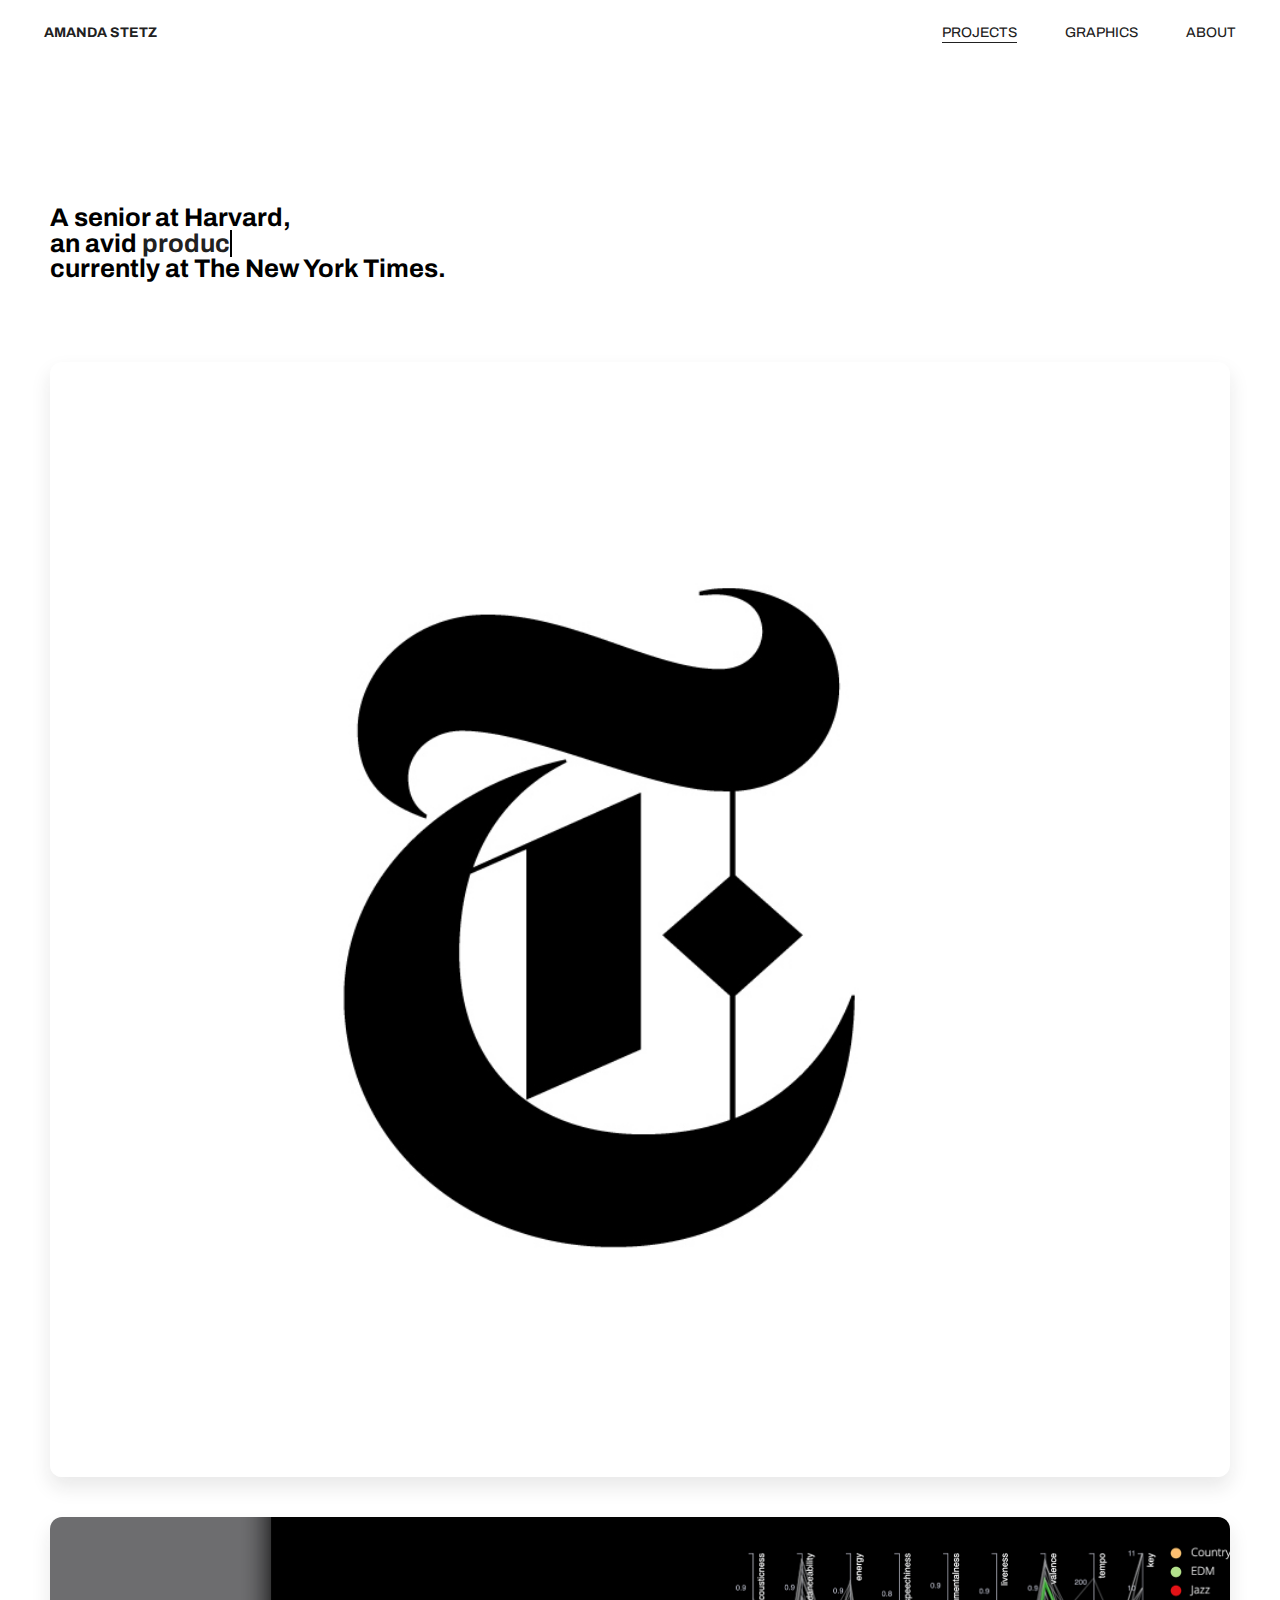
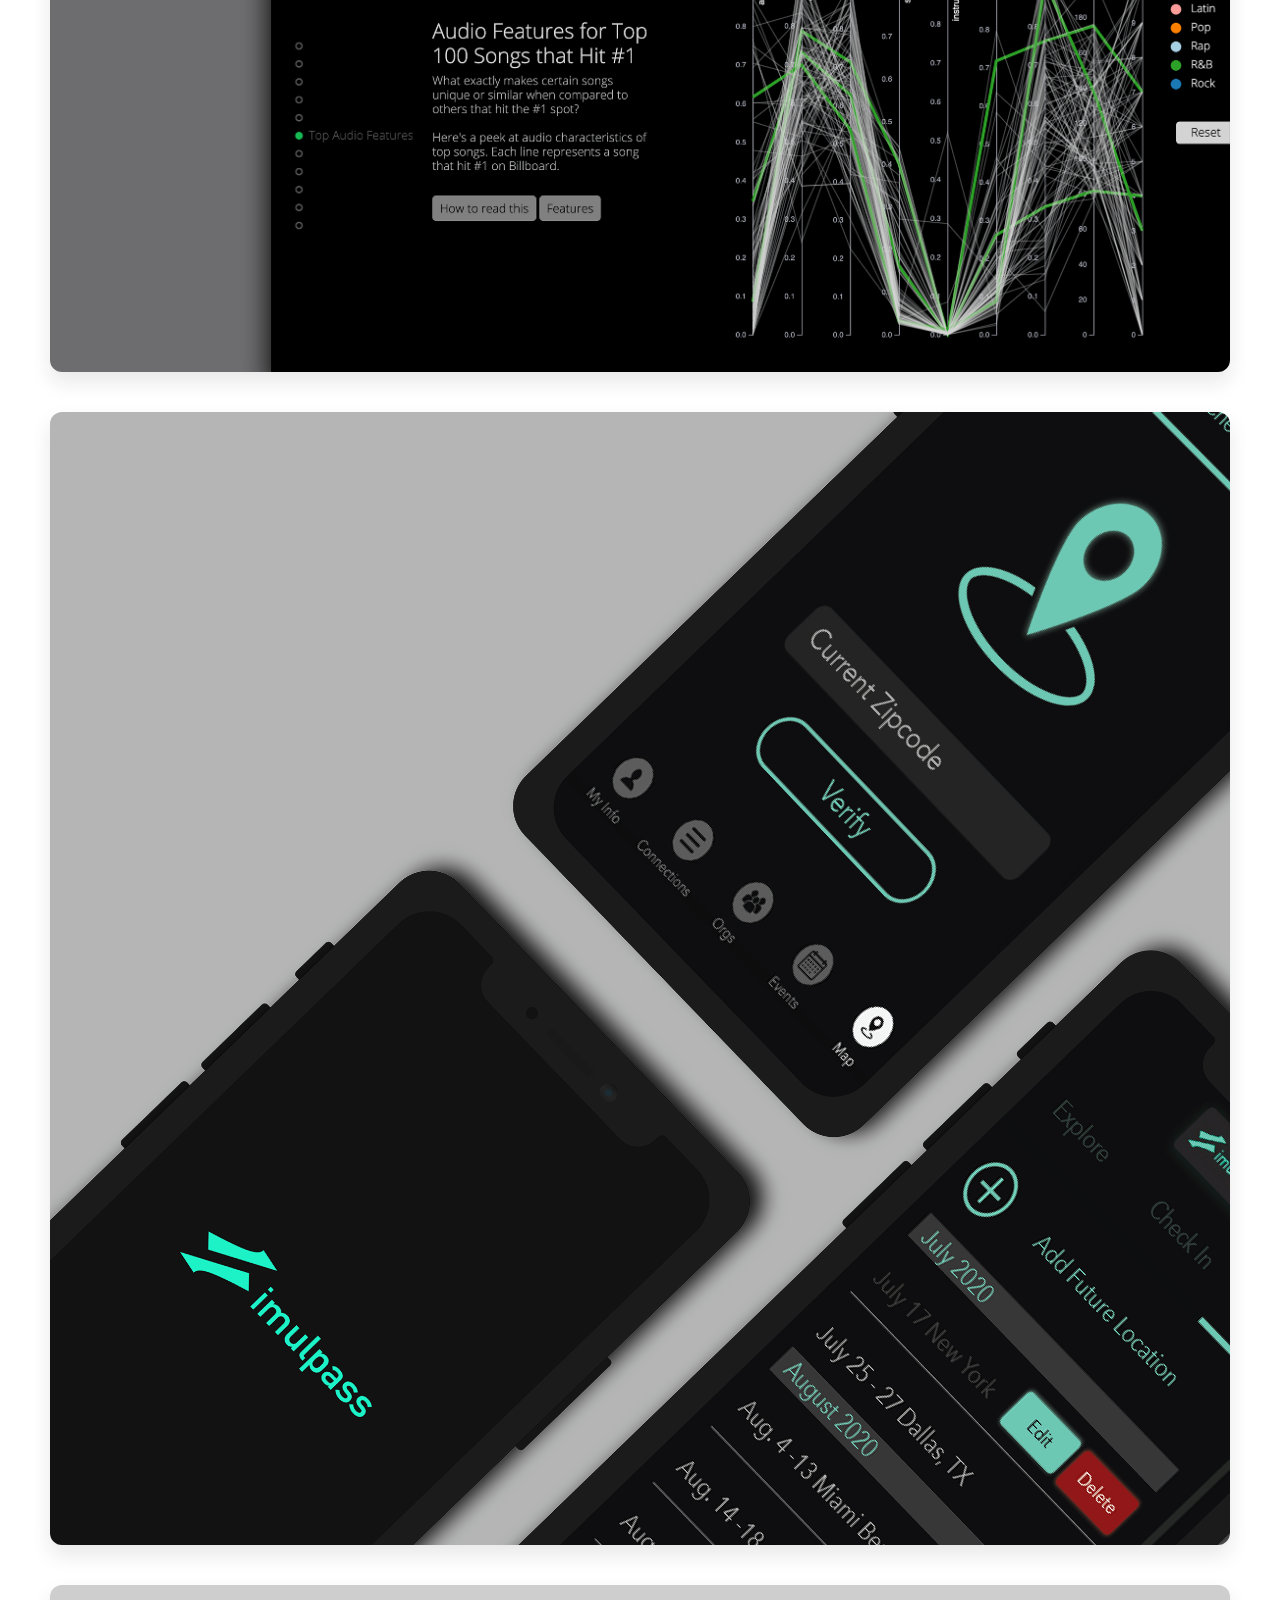
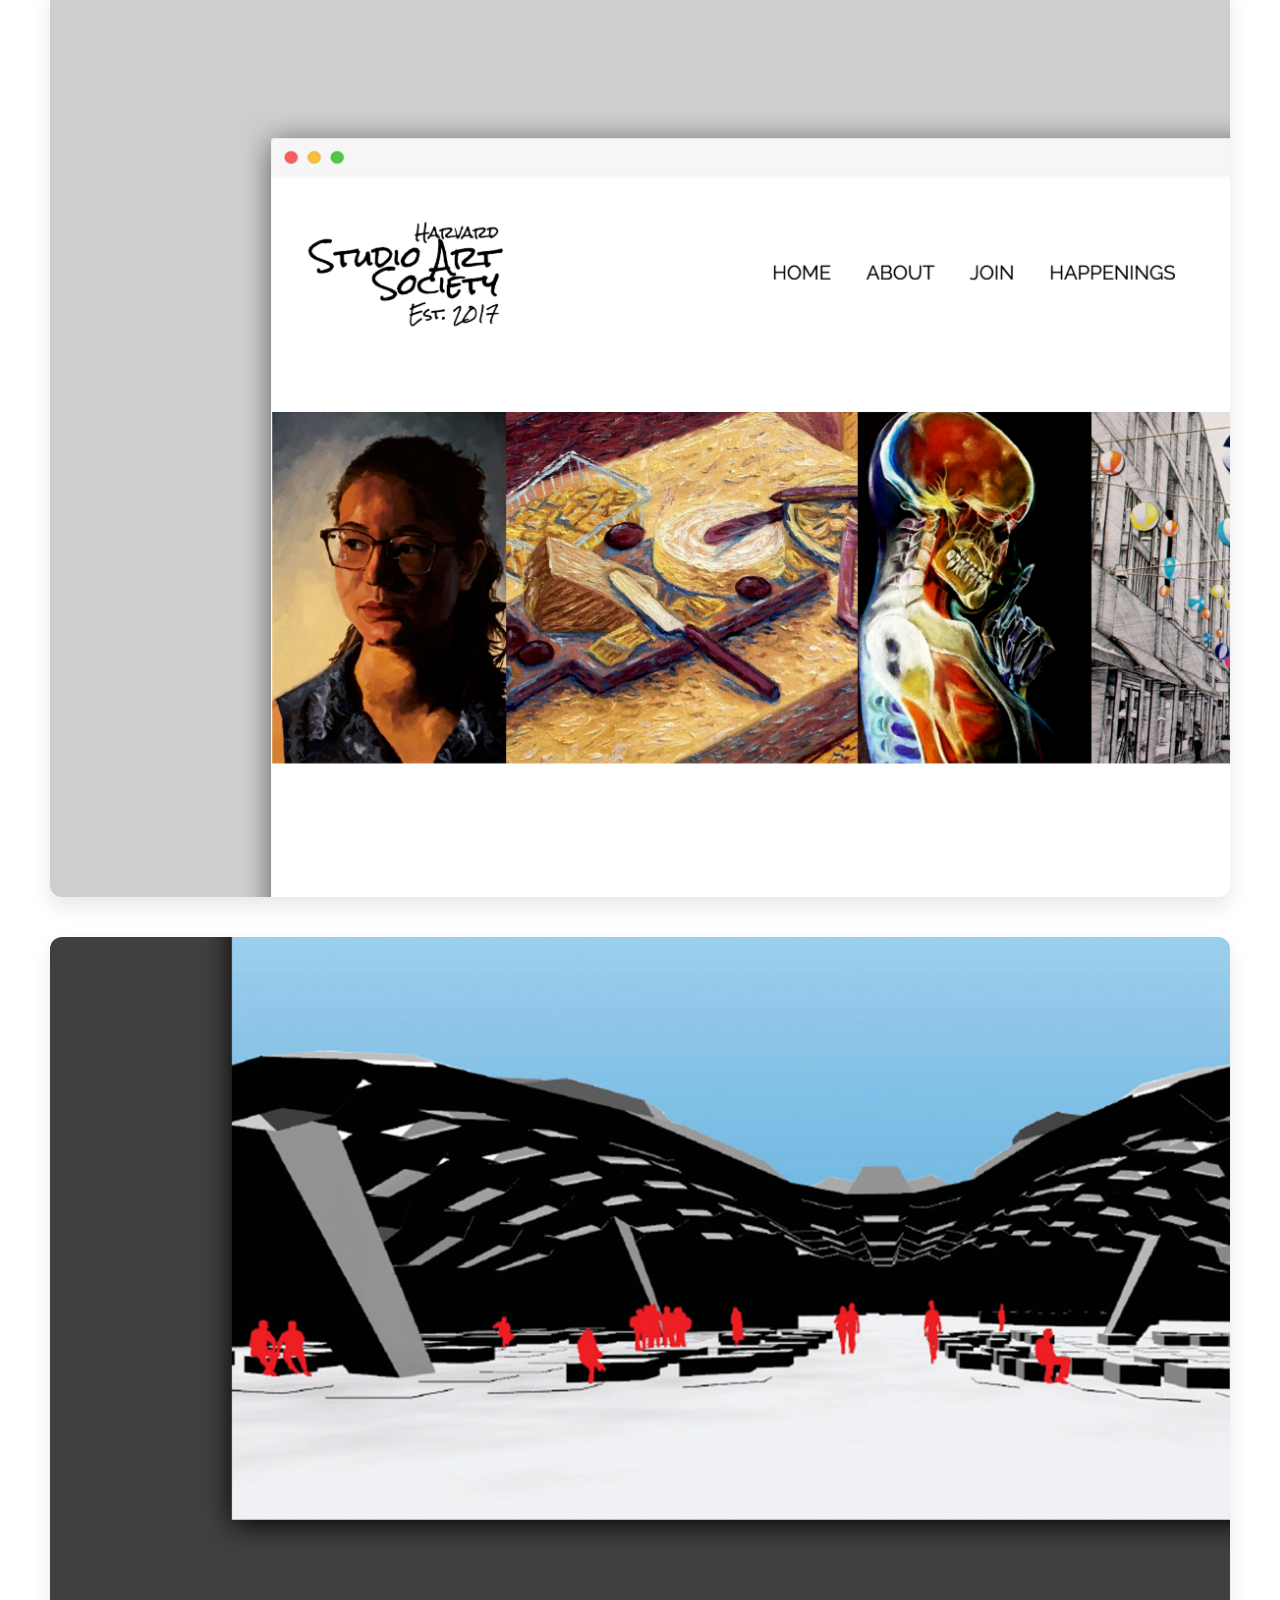
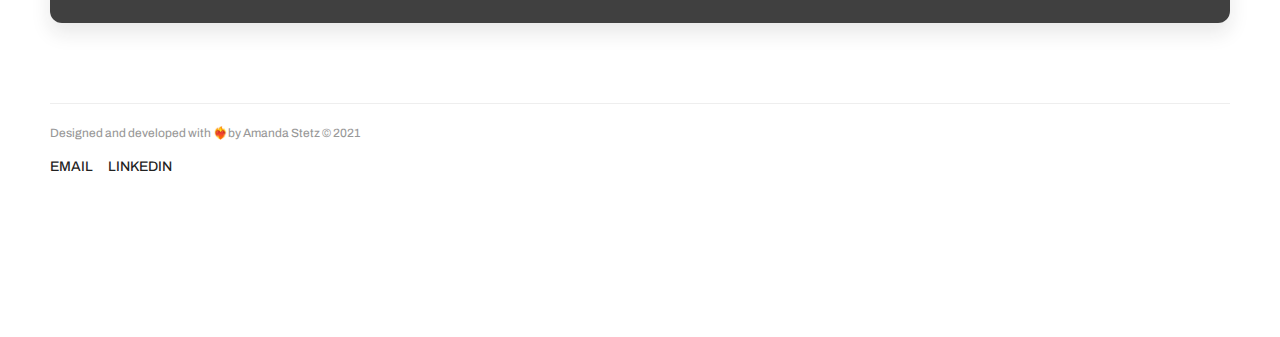
<file: index.html>
<!DOCTYPE html>
<html lang="en">
<meta charset="UTF-8">
<meta name="viewport" content="width=device-width, initial-scale=1, shrink-to-fit=no">
<link rel="stylesheet" href="https://www.w3schools.com/w3css/4/w3.css">
<link rel="stylesheet" href="https://cdnjs.cloudflare.com/ajax/libs/font-awesome/4.7.0/css/font-awesome.min.css">
<link href="https://cdn.jsdelivr.net/npm/bootstrap@5.0.0-beta1/dist/css/bootstrap.min.css" rel="stylesheet" integrity="sha384-giJF6kkoqNQ00vy+HMDP7azOuL0xtbfIcaT9wjKHr8RbDVddVHyTfAAsrekwKmP1" crossorigin="anonymous">
<link rel="preconnect" href="https://fonts.gstatic.com">
<link href="https://fonts.googleapis.com/css2?family=Montserrat&display=swap" rel="stylesheet">
<link href="https://fonts.googleapis.com/css2?family=Roboto:wght@500&display=swap" rel="stylesheet">
<link href="https://fonts.googleapis.com/css2?family=Archivo:wdth,wght@115,440;115,700&display=swap" rel="stylesheet">
<link rel="stylesheet" href="style.css">
<script src="https://ajax.googleapis.com/ajax/libs/jquery/3.5.1/jquery.min.js"></script>

<head>
    <link rel="icon" href="img/webLogo.png">
    <title>Amanda Stetz</title>
</head>
<body>

<!-- Navbar -->
<div id="topBar"  class="row justify-content-center fixed-top">
    <div class="col-xs-12 col-sm-12 col-md-12 col-lg-10 col-xl-10">

            <div class="w3-bar w3-large">
                <a class="hype w3-bar-item w3-hide-medium w3-hide-large w3-right w3-padding-large w3-large"
                   href="javascript:void(0);" onclick="myFunction()" title="Toggle Navigation Menu"><i class="fa fa-bars"></i></a>
                <a href="#" id="name" class="name w3-bar-item w3-padding-large">AMANDA STETZ</a>
                <div class="topnav-right">
                    <a href="#examples" class="picked w3-bar-item w3-hide-small w3-padding-large">PROJECTS</a>
                    <a href="art.html" class="hype w3-bar-item w3-hide-small w3-padding-large">GRAPHICS</a>
                    <a href="about.html" class="hype  w3-bar-item w3-hide-small w3-padding-large">ABOUT</a>
                </div>
            </div>

            <!-- Navbar on small screens -->
            <div id="navDemo" class="w3-bar-block w3-hide w3-hide-large w3-hide-medium w3-large">
                <a href="#examples" class="picked  w3-bar-item w3-padding-large">PROJECTS</a>
                <a href="art.html" class="hype w3-bar-item w3-padding-large">GRAPHICS</a>
                <a href="about.html" class="hype w3-bar-item w3-padding-large">ABOUT</a>
            </div>

    </div>
</div>






<div class="bulk">

    <!-- Header -->
    <header class="row justify-content-center spacertopxl spacerxl">
            <div class="col-xs-12 col-sm-12 col-md-12 col-lg-10 col-xl-10">
                <p class="title">A senior at Harvard,
                    <br>
                    an avid <span class="typewrite" data-period="2000" data-type='[ "product designer,", "front-end developer,", "tea drinker &#9749;," ]'><span class="wrap"></span></span>
                    <br>
                    currently at The New York Times.
                </p>
            </div>
    </header>

<div id="examples" class="row justify-content-center align-center">

    <div class="col-xs-12 col-sm-12 col-md-3 col-lg-3 col-xl-3">
        <a href="nyt-protected.html">
            <div class="box">
                <img src="img/nyt.jpeg" alt="image" width="94.5%" height="94.5%" style="border-radius: 12px">
                <div class="bottom">
                    <h6 class="top">INTERNSHIP<span class="rtop">SUMMER 2021</span></h6>
                    <div class="description">
                        <h3 class="midtitle">The New York Times</h3>
                    </div>
                </div>
            </div>
        </a>
    </div>

    <div class="col-xs-12 col-sm-12 col-md-7 col-lg-7 col-xl-7">
        <a href="musicProject.html">
        <div class="box">
            <img src="img/artboardvis.png" alt="image" width="100%" height="100%" style="border-radius: 12px">
            <div class="bottom">
                <h6 class="top">COURSE PROJECT <span class="rtop">FALL 2020</span></h6>
                <div class="description">
                    <p class="midtitle">What Makes A Song Popular?</p>
<!--                    <h6 class="mid">A data story for analyzing and visualizing trends in popular music.</h6>-->
                </div>
            </div>
        </div>
           </a>
    </div>

    <div class="col-xs-12 col-sm-12 col-md-6 col-lg-6 col-xl-6">
        <a href="internProject.html">
        <div class="box">
            <img src="img/artboardtech.png" alt="image" width="100%" height="100%" style="border-radius: 12px">
            <div class="bottom">
                <h6 class="top">INTERNSHIP<span class="rtop">SUMMER 2020</span></h6>
                <div class="description">
                    <h3 class="midtitle">Reimagining Privacy</h3>
<!--                    <h6 class="mid">UI design for an app made to change how we share data.</h6>-->
                </div>
            </div>
        </div>
        </a>
    </div>

    <div class="col-xs-12 col-sm-12 col-md-4 col-lg-4 col-xl-4">

        <div class="row">
            <a href="webProject.html">
                <div class="box">
                    <img src="img/artboardweb.png" alt="image" width="100%" height="100%" style="border-radius: 12px;">
                    <div class="bottom">
                        <h6 class="top">PERSONAL PROJECT<span class="rtop">FALL 2020</span></h6>
                        <div class="description">
                            <h3 class="midtitle">Artful Web Development</h3>
<!--                            <h6 class="mid">A website redesign for Harvard's Studio Art Society.</h6>-->
                        </div>
                    </div>
                </div>
            </a>
        </div>

        <div class="row">
            <a href="archProject.html">
                <div class="box">
                    <img src="img/artboardarch.png" alt="image" width="100%" height="100%" style="border-radius: 12px">
                    <div class="bottom">
                        <h6 class="top">COURSE PROJECT<span class="rtop">SPRING 2020</span></h6>
                        <div class="description">
                            <h3 class="midtitle">A Campus Intervention</h3>
<!--                            <h6 class="mid">An architectural intervention for creating interaction.</h6>-->
                        </div>
                    </div>
                </div>
            </a>
        </div>


    </div>


</div>

    <!-- Footer -->
    <footer class="spacertop spacer">

        <div class="row spacerfooter spacertopmed justify-content-center">
            <div class="col-xs-12 col-sm-12 col-md-12 col-lg-10 col-xl-10">
                <hr>
                <div class="row">
                    <div class="col-6">
                        <p style="font-size: 12px; color: #989898;"> Designed and developed with &#x2764;&#xfe0f;&#x200d;&#x1f525;by Amanda Stetz &copy; 2021</p>
                    </div>

                    <div class="col-6">
                        <p class="float-end">
                            <a href="mailto:amandastetz@college.harvard.edu" style="color: #212121; text-decoration: none;"> EMAIL</a> &nbsp &nbsp
                            <a href="https://www.linkedin.com/in/amandastetz" target="_window" style="color: #212121; text-decoration: none;">LINKEDIN</a>
                        </p>
                    </div>

                </div>
            </div>
        </div>
    </footer>


</div>




<script>
    // Used to toggle the menu on small screens when clicking on the menu button
    function myFunction() {
        var x = document.getElementById("navDemo");
        if (x.className.indexOf("w3-show") == -1) {
            x.className += " w3-show";
        } else {
            x.className = x.className.replace(" w3-show", "");
        }
    }

    $(document).ready(function(){
        var scroll_pos = 0;
        $(document).scroll(function() {
            scroll_pos = $(this).scrollTop();
            if(scroll_pos > 70) {
                $('#name')
                    .css('background-image', 'linear-gradient(to right, #af680e, #d7a633, #deb915)')
                    .css('-webkit-text-fill-color', 'transparent')
                    .css('-webkit-background-clip', 'text');
                $('#topBar').css('background-color', 'rgba(255,255,255,0.97)');
                $('#navDemo').css('background-color', 'rgba(255,255,255,0.97)');
            } else {
                $('#name')
                    .css('background-image', 'linear-gradient(to right, #212121, #212121)')
                    .css('-webkit-text-fill-color', 'transparent')
                    .css('-webkit-background-clip', 'text');
                $('#topBar').css('background-color', 'rgb(255,255,255)');
                $('#navDemo').css('background-color', 'rgb(255,255,255)');
            }
        });
    });



    var TxtType = function(el, toRotate, period) {
        this.toRotate = toRotate;
        this.el = el;
        this.loopNum = 0;
        this.period = parseInt(period, 10) || 2000;
        this.txt = '';
        this.tick();
        this.isDeleting = false;
    };

    TxtType.prototype.tick = function() {
        var i = this.loopNum % this.toRotate.length;
        var fullTxt = this.toRotate[i];

        if (this.isDeleting) {
            this.txt = fullTxt.substring(0, this.txt.length - 1);
        } else {
            this.txt = fullTxt.substring(0, this.txt.length + 1);
        }

        this.el.innerHTML = '<span class="wrap">'+this.txt+'</span>';

        var that = this;
        var delta = 200 - Math.random() * 100;

        if (this.isDeleting) { delta /= 2; }

        if (!this.isDeleting && this.txt === fullTxt) {
            delta = this.period;
            this.isDeleting = true;
        } else if (this.isDeleting && this.txt === '') {
            this.isDeleting = false;
            this.loopNum++;
            delta = 500;
        }

        setTimeout(function() {
            that.tick();
        }, delta);
    };

    window.onload = function() {
        var elements = document.getElementsByClassName('typewrite');
        for (var i=0; i<elements.length; i++) {
            var toRotate = elements[i].getAttribute('data-type');
            var period = elements[i].getAttribute('data-period');
            if (toRotate) {
                new TxtType(elements[i], JSON.parse(toRotate), period);
            }
        }
        // INJECT CSS
        var css = document.createElement("style");
        // css.type = "text/css";
        css.innerHTML = ".typewrite > .wrap { border-right: 0.08em solid black;}";
        document.body.appendChild(css);
    };

</script>

</body>
</html>
</file>
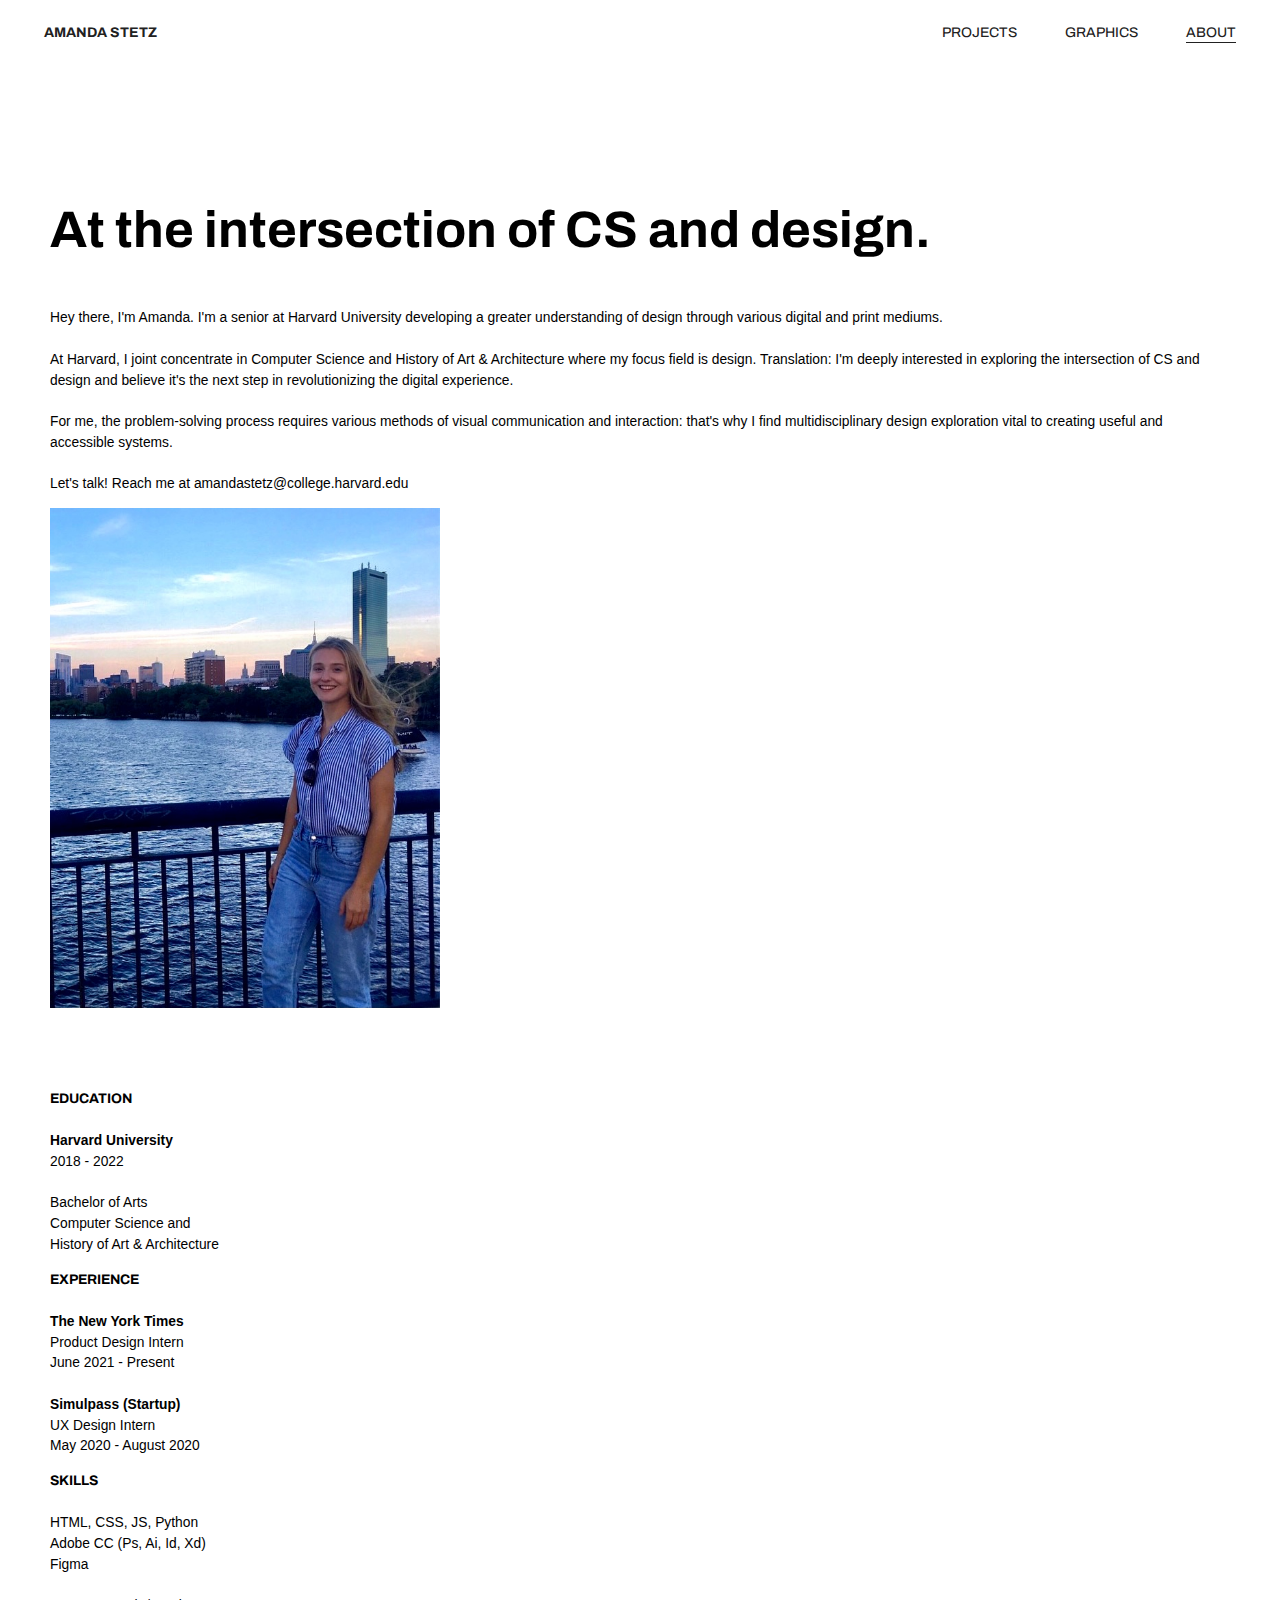
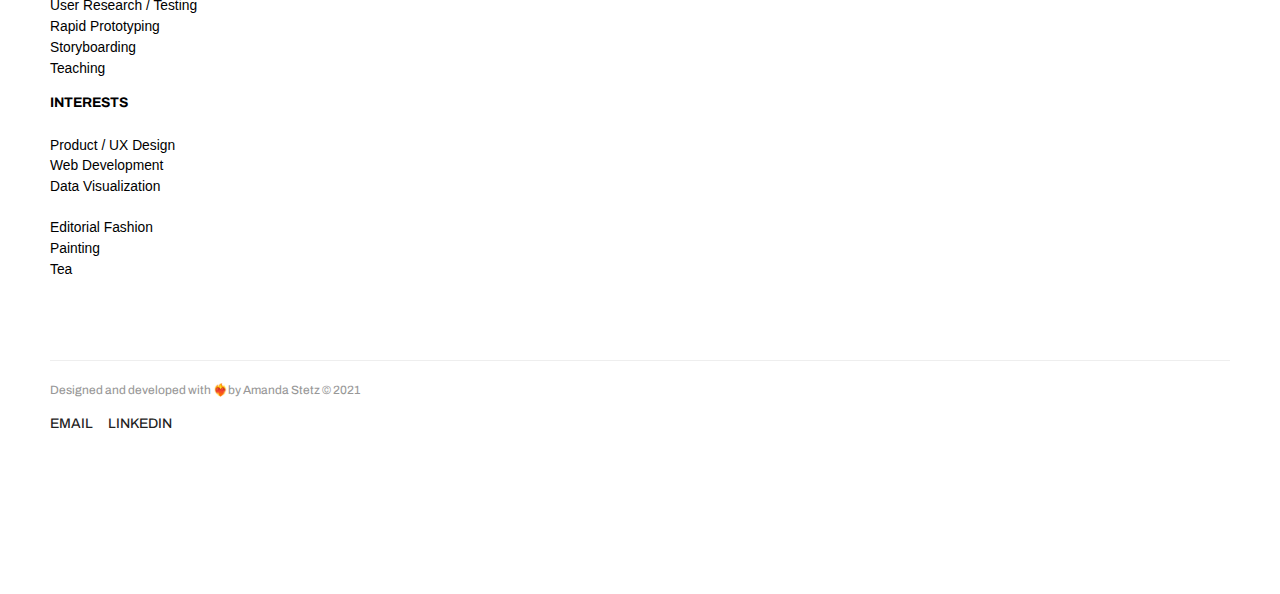
<file: about.html>
<!DOCTYPE html>
<html lang="en">
<meta charset="UTF-8">
<meta name="viewport" content="width=device-width, initial-scale=1, shrink-to-fit=no">
<link rel="stylesheet" href="https://www.w3schools.com/w3css/4/w3.css">
<link rel="stylesheet" href="https://cdnjs.cloudflare.com/ajax/libs/font-awesome/4.7.0/css/font-awesome.min.css">
<link href="https://cdn.jsdelivr.net/npm/bootstrap@5.0.0-beta1/dist/css/bootstrap.min.css" rel="stylesheet" integrity="sha384-giJF6kkoqNQ00vy+HMDP7azOuL0xtbfIcaT9wjKHr8RbDVddVHyTfAAsrekwKmP1" crossorigin="anonymous">
<link rel="preconnect" href="https://fonts.gstatic.com">
<link href="https://fonts.googleapis.com/css2?family=Montserrat&display=swap" rel="stylesheet">
<link href="https://fonts.googleapis.com/css2?family=Roboto:wght@500&display=swap" rel="stylesheet">
<link href="https://fonts.googleapis.com/css2?family=Archivo:wdth,wght@115,440;115,700&display=swap" rel="stylesheet">
<link rel="stylesheet" href="style.css">
<script src="https://ajax.googleapis.com/ajax/libs/jquery/3.5.1/jquery.min.js"></script>
<head>
    <link rel="icon" href="img/webLogo.png">
    <title>About &middot; Amanda Stetz</title>
</head>
<body>

<!-- Navbar -->
<div id="topBar"  class="row justify-content-center fixed-top">
    <div class="col-xs-12 col-sm-12 col-md-12 col-lg-10 col-xl-10">

        <div class="w3-bar w3-large">
            <a class="hype w3-bar-item w3-hide-medium w3-hide-large w3-right w3-padding-large w3-large"
               href="javascript:void(0);" onclick="myFunction()" title="Toggle Navigation Menu"><i class="fa fa-bars"></i></a>
            <a href="index.html" id="name" class="name w3-bar-item w3-padding-large">AMANDA STETZ</a>
            <div class="topnav-right">
                <a href="index.html" class="hype w3-bar-item w3-hide-small w3-padding-large">PROJECTS</a>
                <a href="art.html" class="hype w3-bar-item w3-hide-small w3-padding-large">GRAPHICS</a>
                <a href="#" class="picked  w3-bar-item w3-hide-small w3-padding-large">ABOUT</a>
            </div>
        </div>

        <!-- Navbar on small screens -->
        <div id="navDemo" class="w3-bar-block w3-hide w3-hide-large w3-hide-medium w3-large">
            <a href="index.html" class="hype  w3-bar-item w3-padding-large">PROJECTS</a>
            <a href="art.html" class="hype w3-bar-item w3-padding-large">GRAPHICS</a>
            <a href="#" class="picked w3-bar-item w3-padding-large">ABOUT</a>
        </div>

    </div>
</div>



<div class="bulk">

    <div class="row justify-content-center spacertopxl spacerxl">



        <div class="col-xs-12 col-sm-12 col-md-5 col-lg-5 col-xl-5 ">
            <p class="titlebio" >At the intersection of CS and design. </p>

            <p class="biobulk spacertopmed">
                Hey there, I'm Amanda. I'm a senior at Harvard University developing a greater understanding
                of design through various digital and print mediums.
                <br><br>
                At Harvard, I joint concentrate in Computer Science and History of Art & Architecture where
                my focus field is design. Translation: I'm deeply interested in exploring the intersection of CS and
                design and believe it's the next step in revolutionizing the digital experience.
                <br><br>
                For me, the problem-solving process requires various methods of visual communication and
                interaction: that's why I find multidisciplinary design exploration vital to creating useful and
                accessible systems.
                <br><br>
                Let's talk! Reach me at <a href="mailto:amandastetz@college.harvard.edu" style="text-decoration: none;
                color: inherit;">amandastetz@college.harvard.edu</a>
            </p>

        </div>

        <div class="col-1"></div>

        <div class="col-xs-12 col-sm-12 col-md-4 col-lg-4 col-xl-4 ">
            <img src="img/bio.jpeg" alt="image" class="profile">
        </div>

    </div>

    <div class="row justify-content-center">
        <div class="col-xs-12 col-sm-12 col-md-10 col-lg-10 col-xl-10 ">
            <div class="row justify-content-center">

                <div class="col-xs-12 col-sm-12 col-md-3 col-lg-3 col-xl-3 onspacer">
                    <p class="biobulk oncenter"><span class="biosections">EDUCATION</span>
                        <br><br>
                        <b>Harvard University</b>
                        <br>
                        2018 - 2022
                        <br><br>
                        Bachelor of Arts
                        <br>
                        Computer Science and
                        <br>
                        History of Art & Architecture
                    </p>
                </div>
                <div class="col-xs-12 col-sm-12 col-md-3 col-lg-3 col-xl-3 onspacer">
                    <p class="biobulk oncenter"><span class="biosections">EXPERIENCE</span>
                        <br><br>
                        <b>The New York Times</b>
                        <br>
                        Product Design Intern
                        <br>
                        June 2021 - Present
                        <br><br>
                        <b>Simulpass (Startup)</b>
                        <br>
                        UX Design Intern
                        <br>
                        May 2020 - August 2020
                    </p>
                </div>
                <div class="col-xs-12 col-sm-12 col-md-3 col-lg-3 col-xl-3 onspacer">
                    <p class="biobulk oncenter"><span class="biosections">SKILLS</span>
                        <br><br>
                        HTML, CSS, JS, Python
                        <br>
                        Adobe CC (Ps, Ai, Id, Xd)
                        <br>
                        Figma
                        <br><br>
                        User Research / Testing
                        <br>
                        Rapid Prototyping
                        <br>
                        Storyboarding
                        <br>
                        Teaching
                    </p>
                </div>
                <div class="col-xs-12 col-sm-12 col-md-3 col-lg-3 col-xl-3 onspacer">
                    <p class="biobulk oncenter"><span class="biosections">INTERESTS</span>
                        <br><br>
                        Product / UX Design
                        <br>
                        Web Development
                        <br>
                        Data Visualization
                        <br><br>
                        Editorial Fashion
                        <br>
                        Painting
                        <br>
                        Tea
                    </p>
                </div>
            </div>
    </div>


        <!-- Footer -->
        <footer class="spacertop spacer">

            <div class="row spacerfooter spacertopmed justify-content-center">
                <div class="col-xs-12 col-sm-12 col-md-12 col-lg-10 col-xl-10">
                    <hr>
                    <div class="row">
                        <div class="col-6">
                            <p style="font-size: 12px; color: #989898;"> Designed and developed with &#x2764;&#xfe0f;&#x200d;&#x1f525;by Amanda Stetz &copy; 2021</p>
                        </div>

                        <div class="col-6">
                            <p class="float-end">
                                <a href="mailto:amandastetz@college.harvard.edu" style="color: #212121; text-decoration: none;"> EMAIL</a> &nbsp &nbsp
                                <a href="https://www.linkedin.com/in/amandastetz" target="_window" style="color: #212121; text-decoration: none;">LINKEDIN</a>
                            </p>
                        </div>

                    </div>
                </div>
            </div>
        </footer>

</div>

<script>
    // Used to toggle the menu on small screens when clicking on the menu button
    function myFunction() {
        var x = document.getElementById("navDemo");
        if (x.className.indexOf("w3-show") == -1) {
            x.className += " w3-show";
        } else {
            x.className = x.className.replace(" w3-show", "");
        }
    }

    $(document).ready(function(){
        var scroll_pos = 0;
        $(document).scroll(function() {
            scroll_pos = $(this).scrollTop();
            if(scroll_pos > 70) {
                $('#name')
                    .css('background-image', 'linear-gradient(to right, #af680e, #d7a633, #deb915)')
                    .css('-webkit-text-fill-color', 'transparent')
                    .css('-webkit-background-clip', 'text');
                $('#topBar').css('background-color', 'rgba(255,255,255,0.97)');
                $('#navDemo').css('background-color', 'rgba(255,255,255,0.97)');
            } else {
                $('#name')
                    .css('background-image', 'linear-gradient(to right, #212121, #212121)')
                    .css('-webkit-text-fill-color', 'transparent')
                    .css('-webkit-background-clip', 'text');
                $('#topBar').css('background-color', 'rgb(255,255,255)');
                $('#navDemo').css('background-color', 'rgb(255,255,255)');
            }
        });
    });

</script>


</body>
</html>
</file>
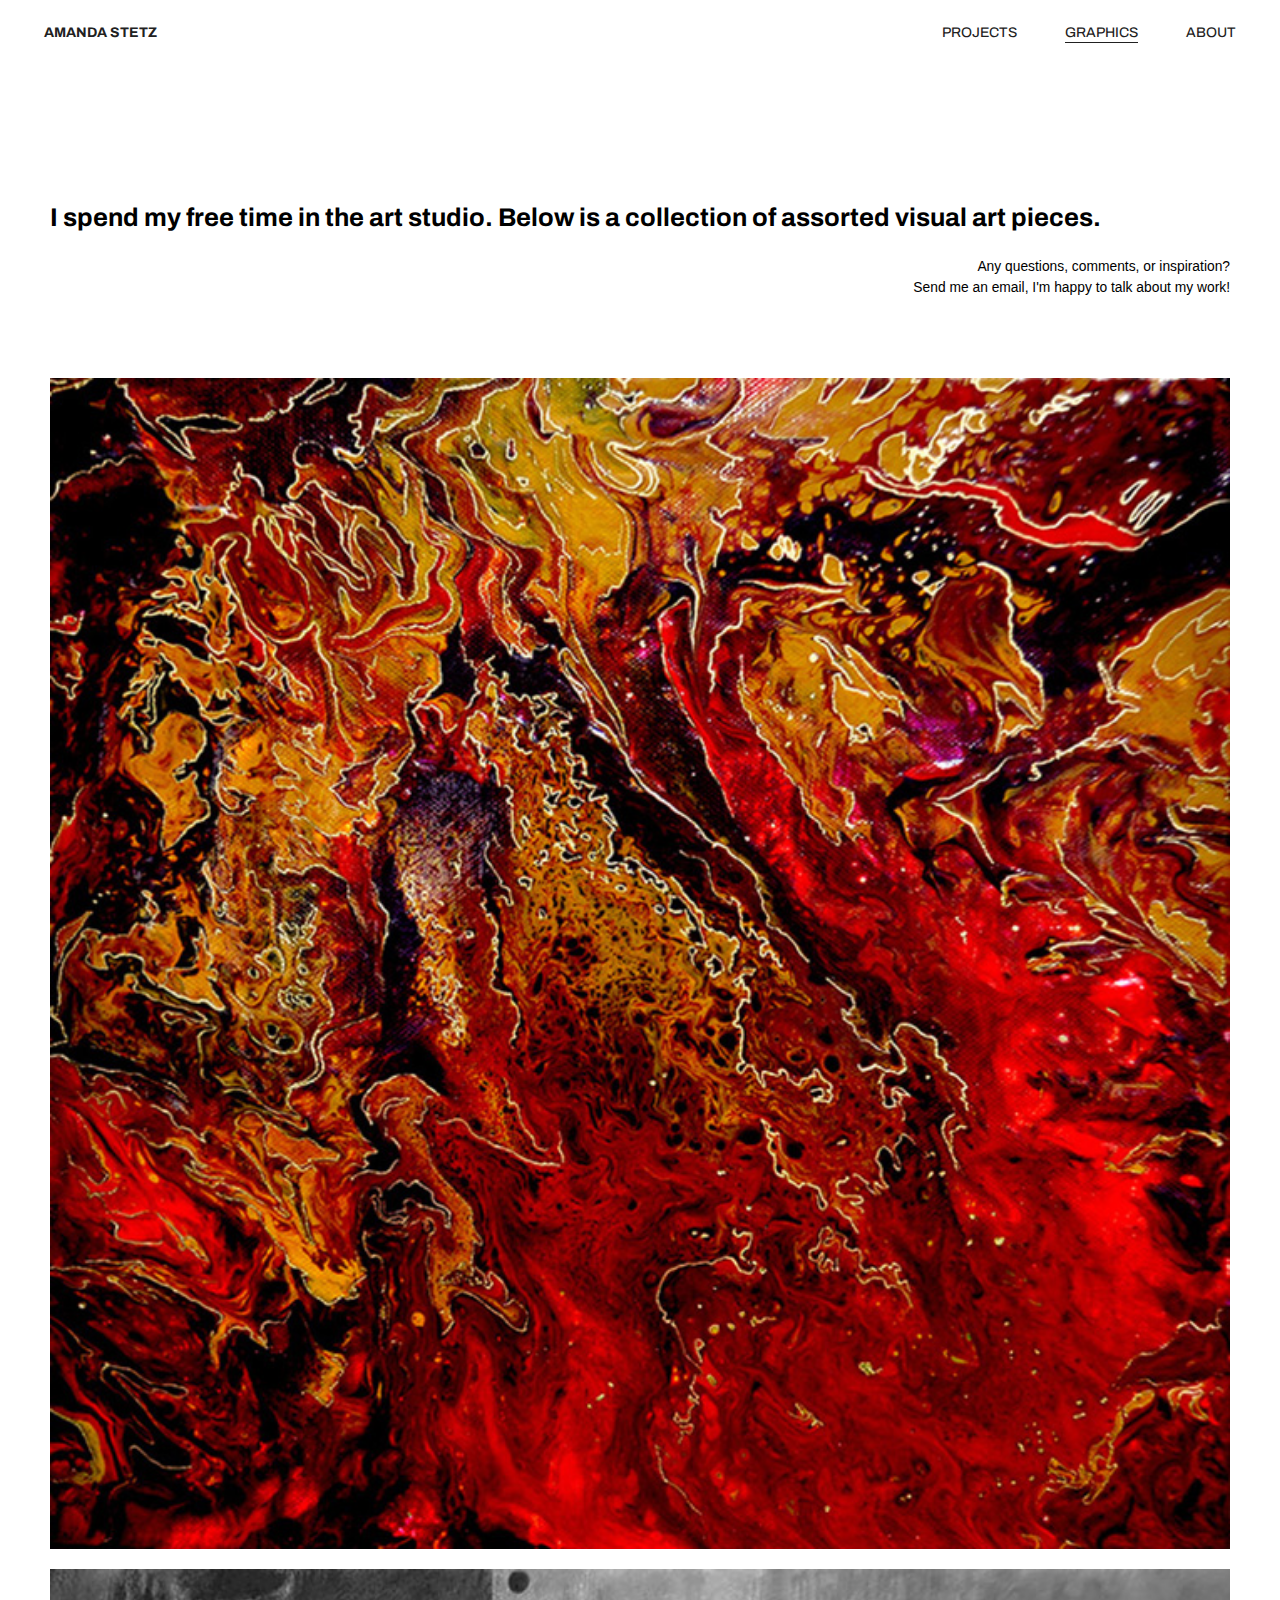
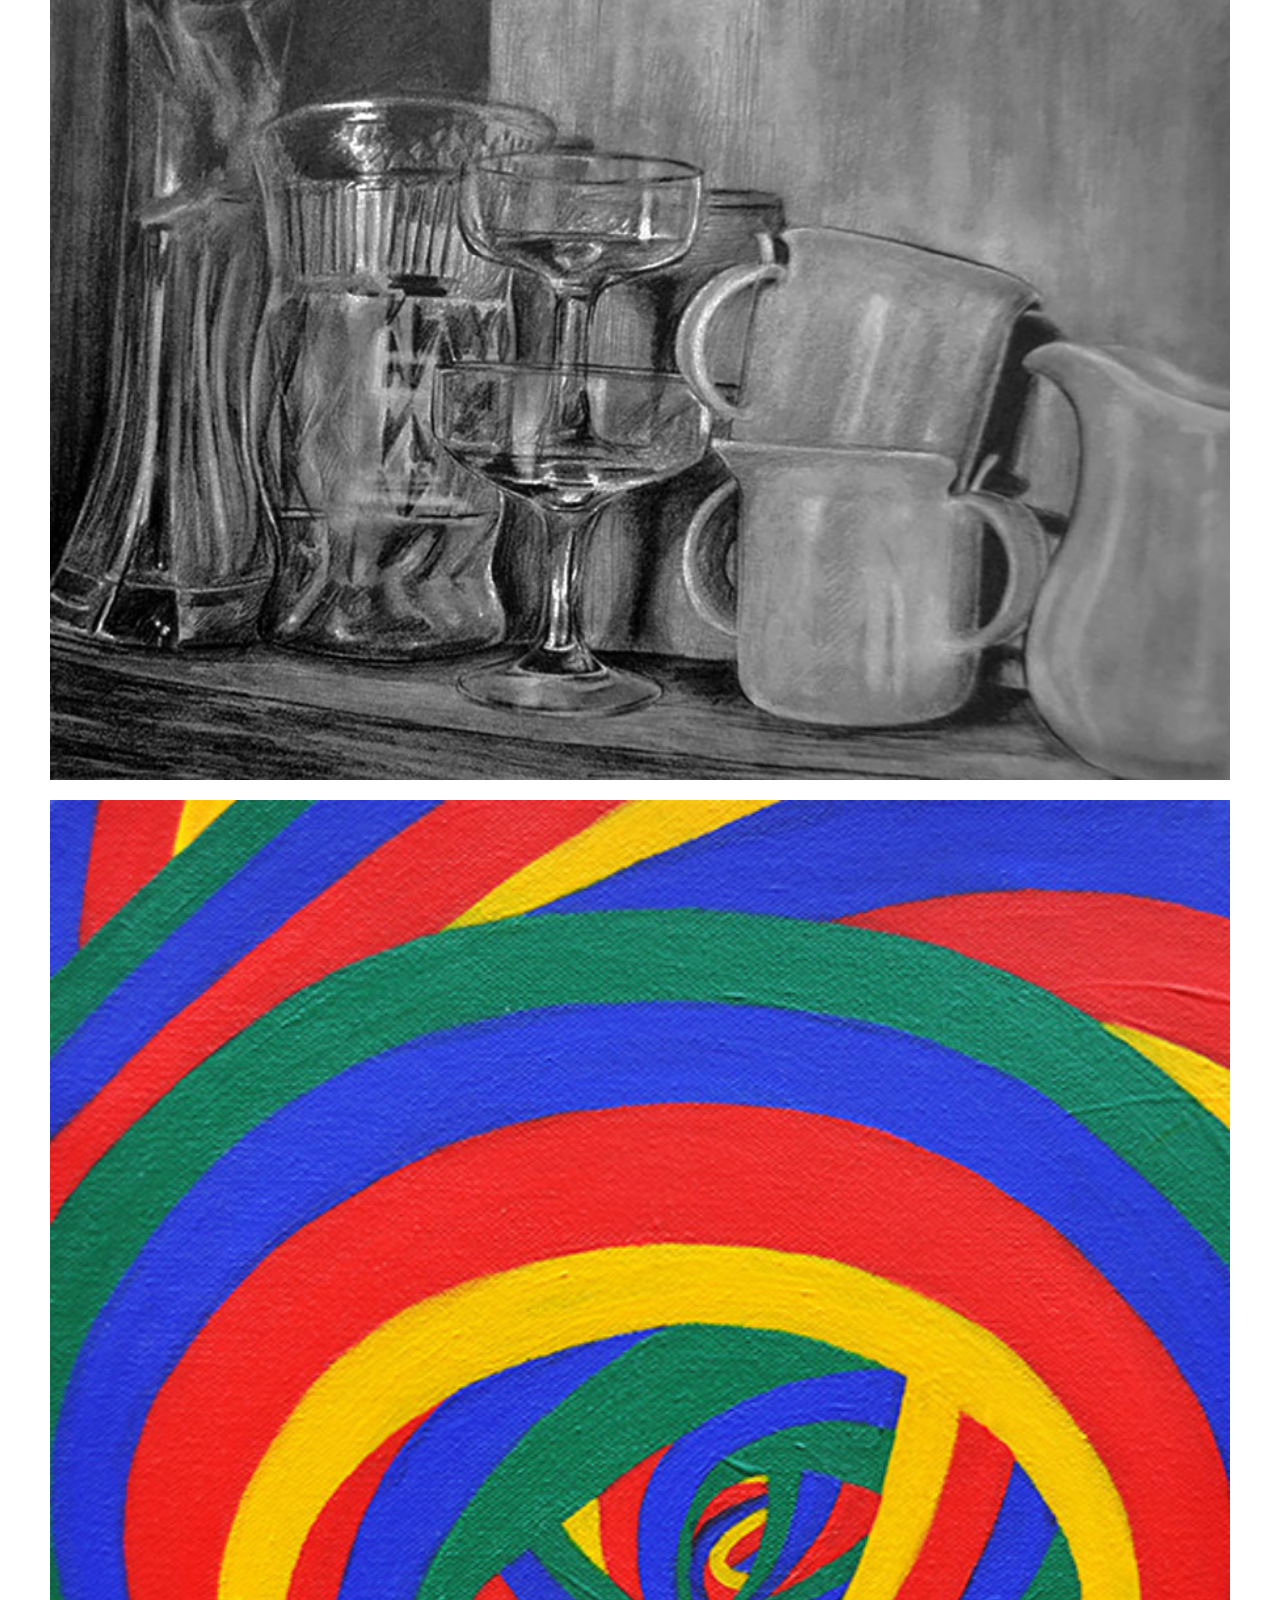
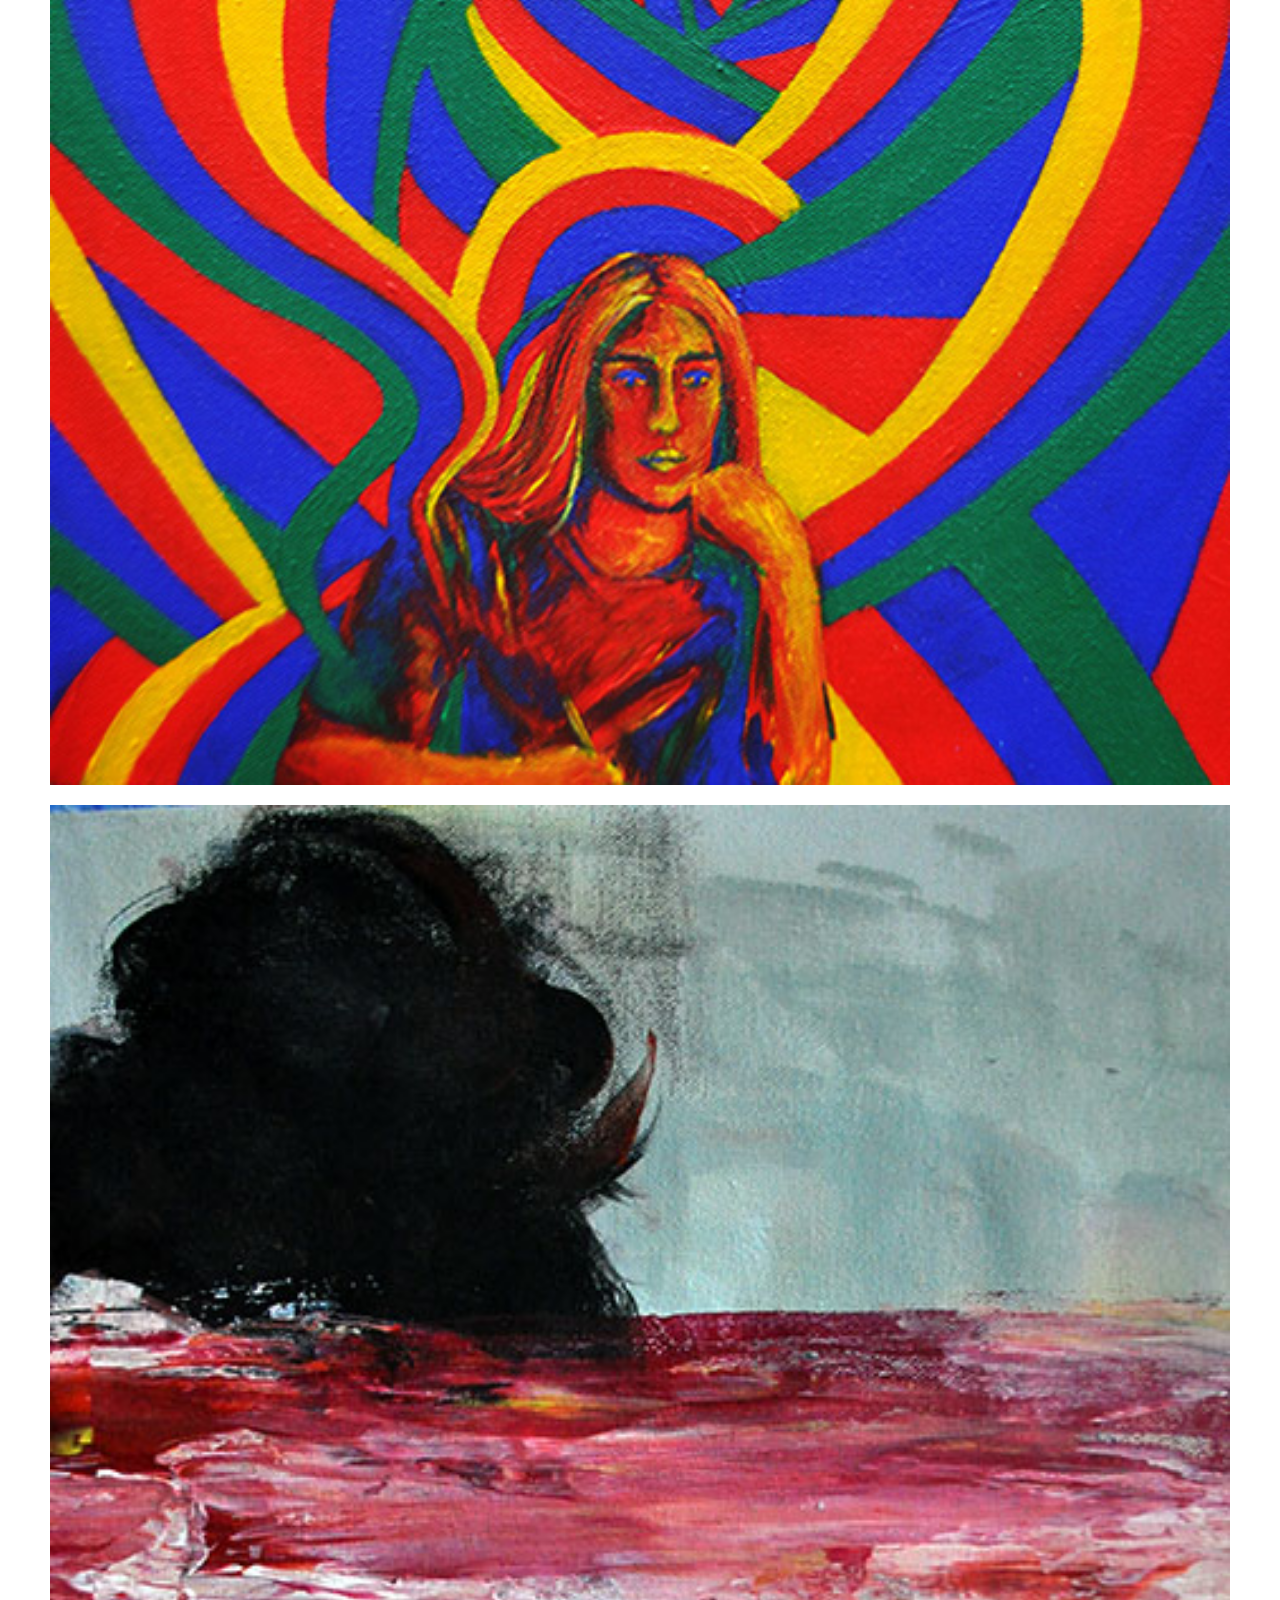
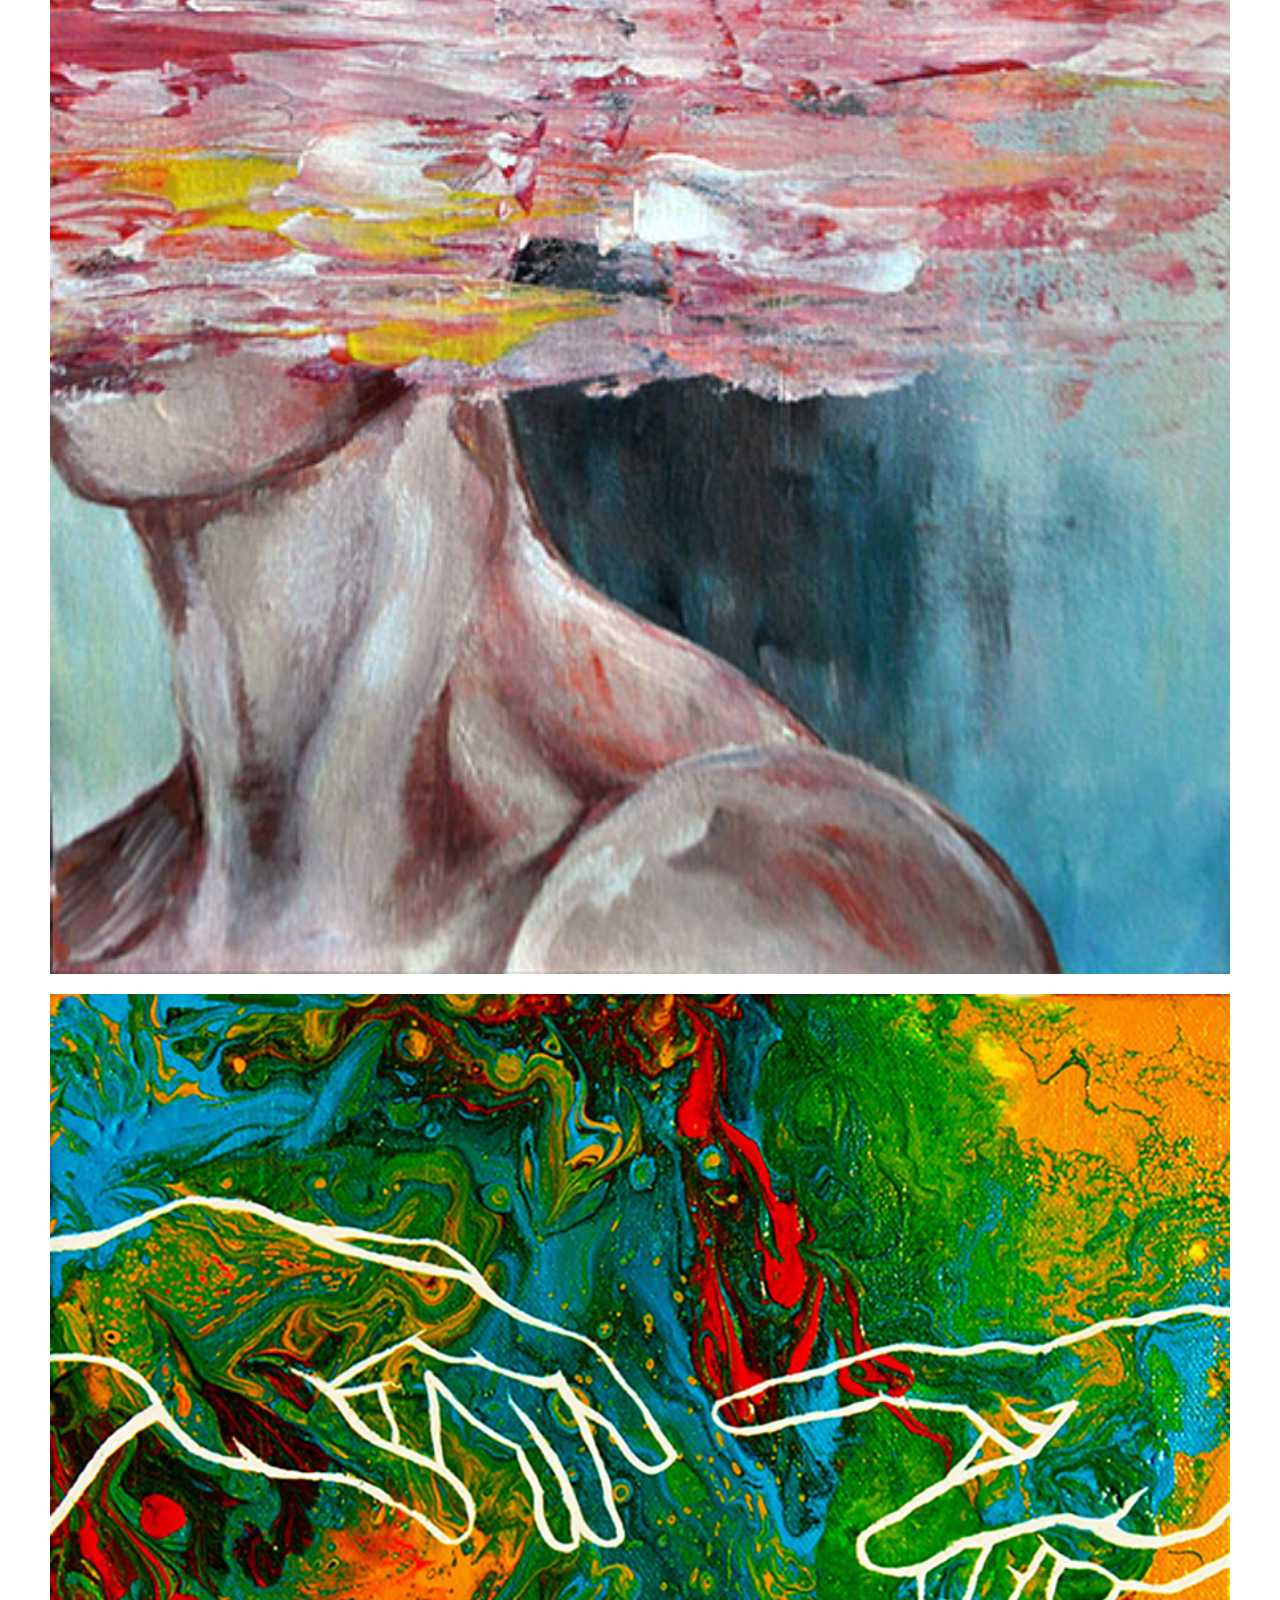
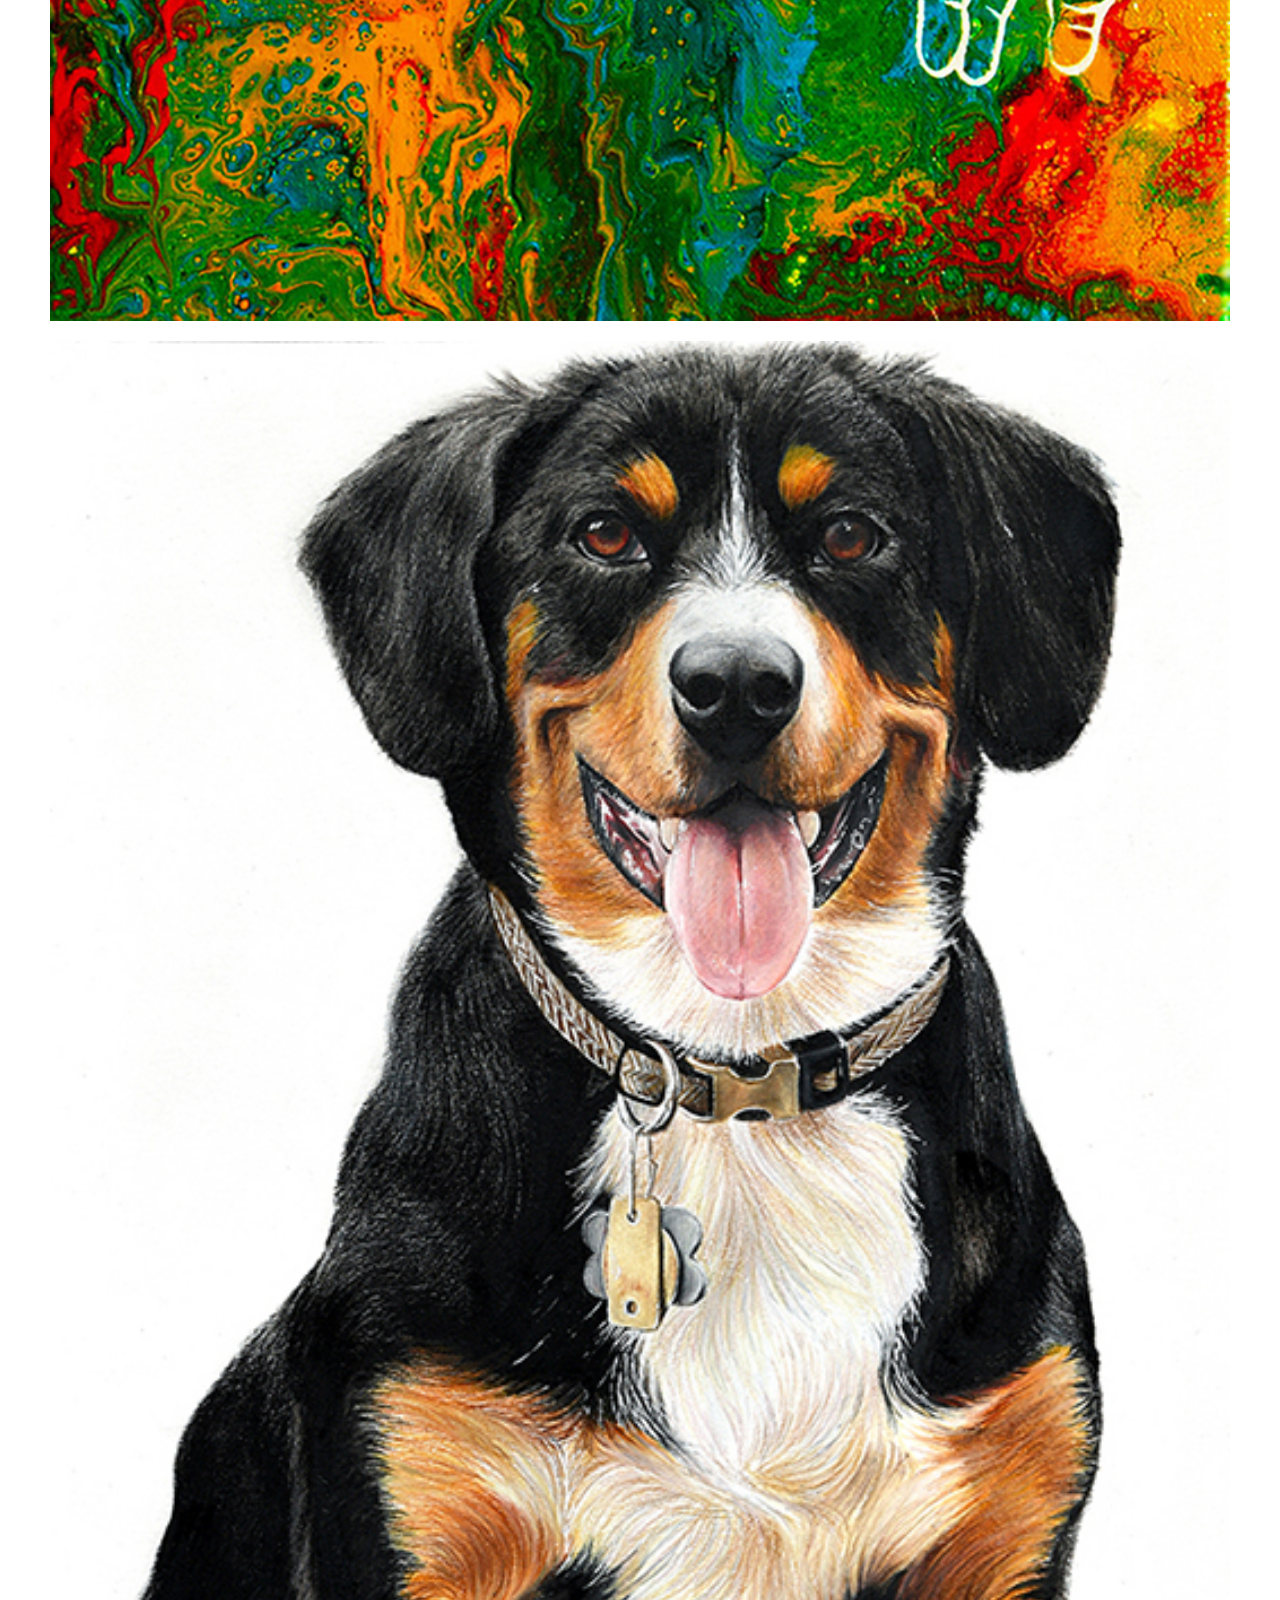
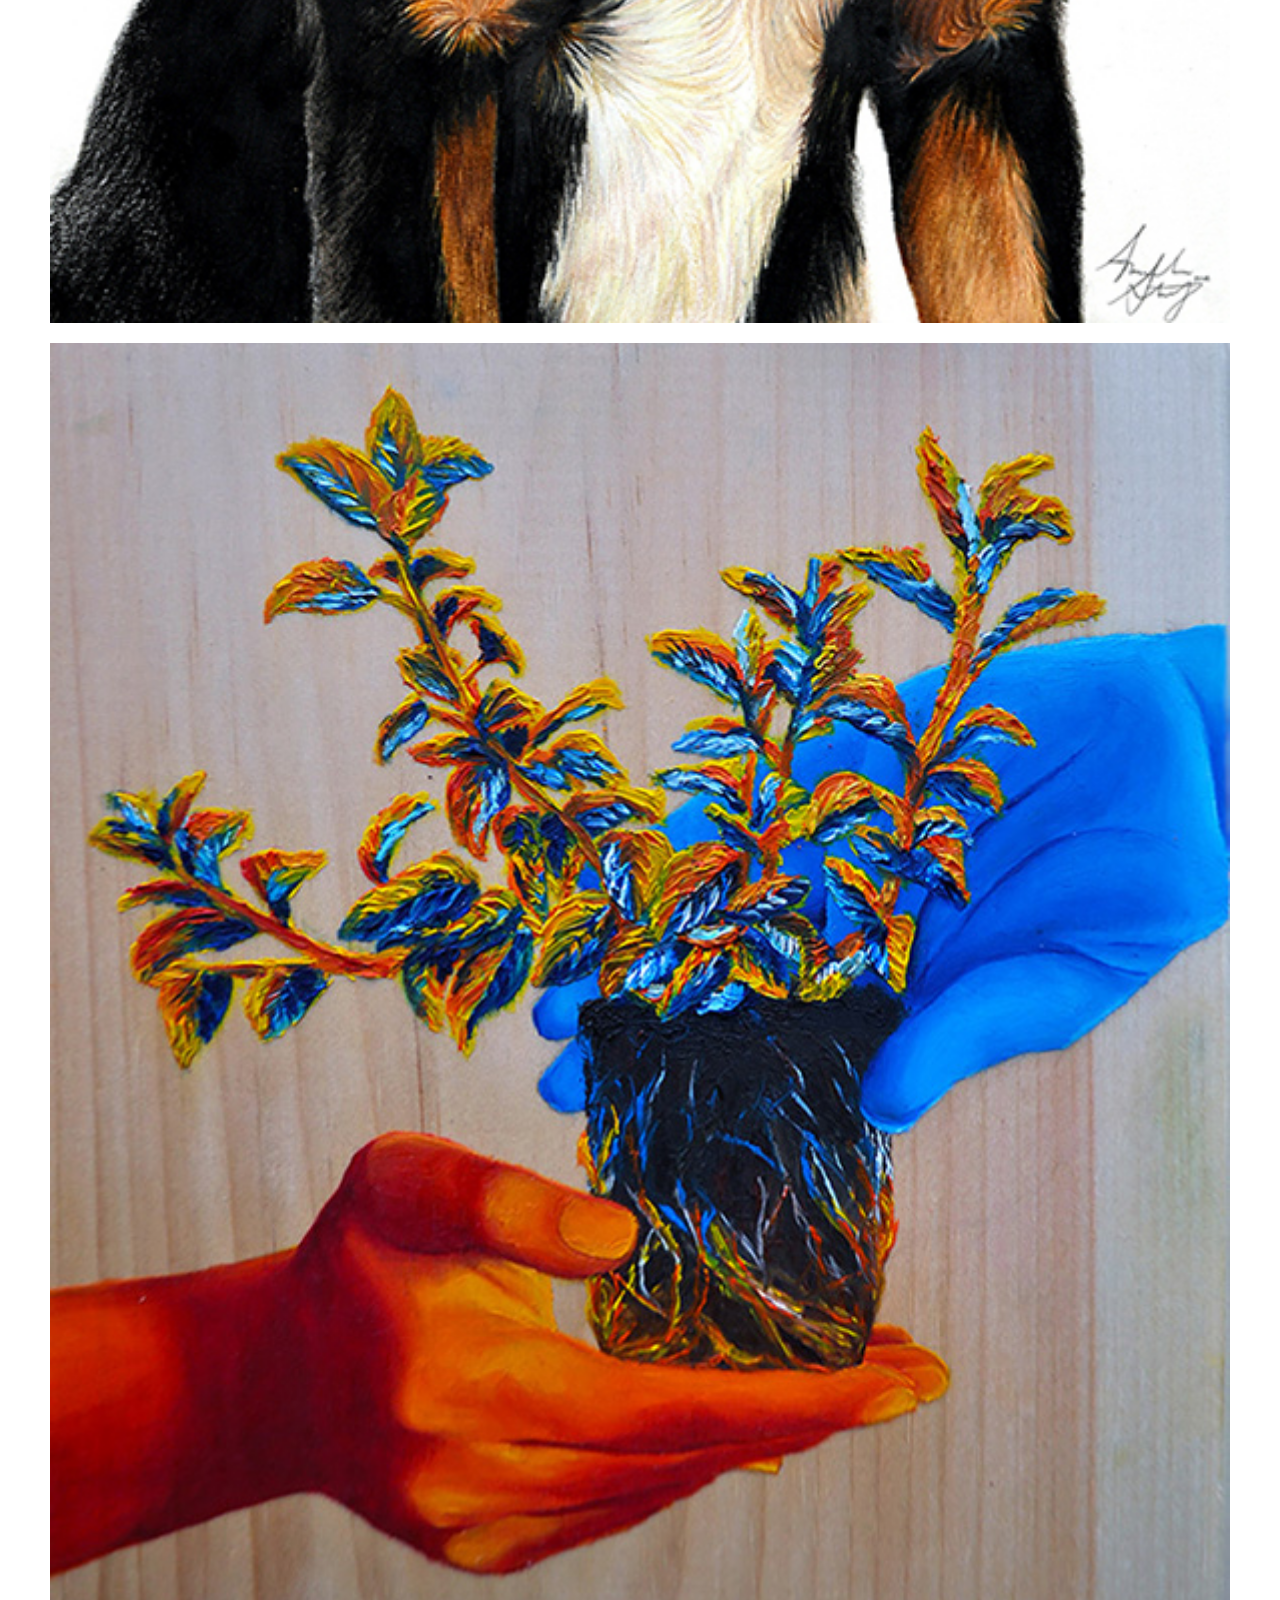
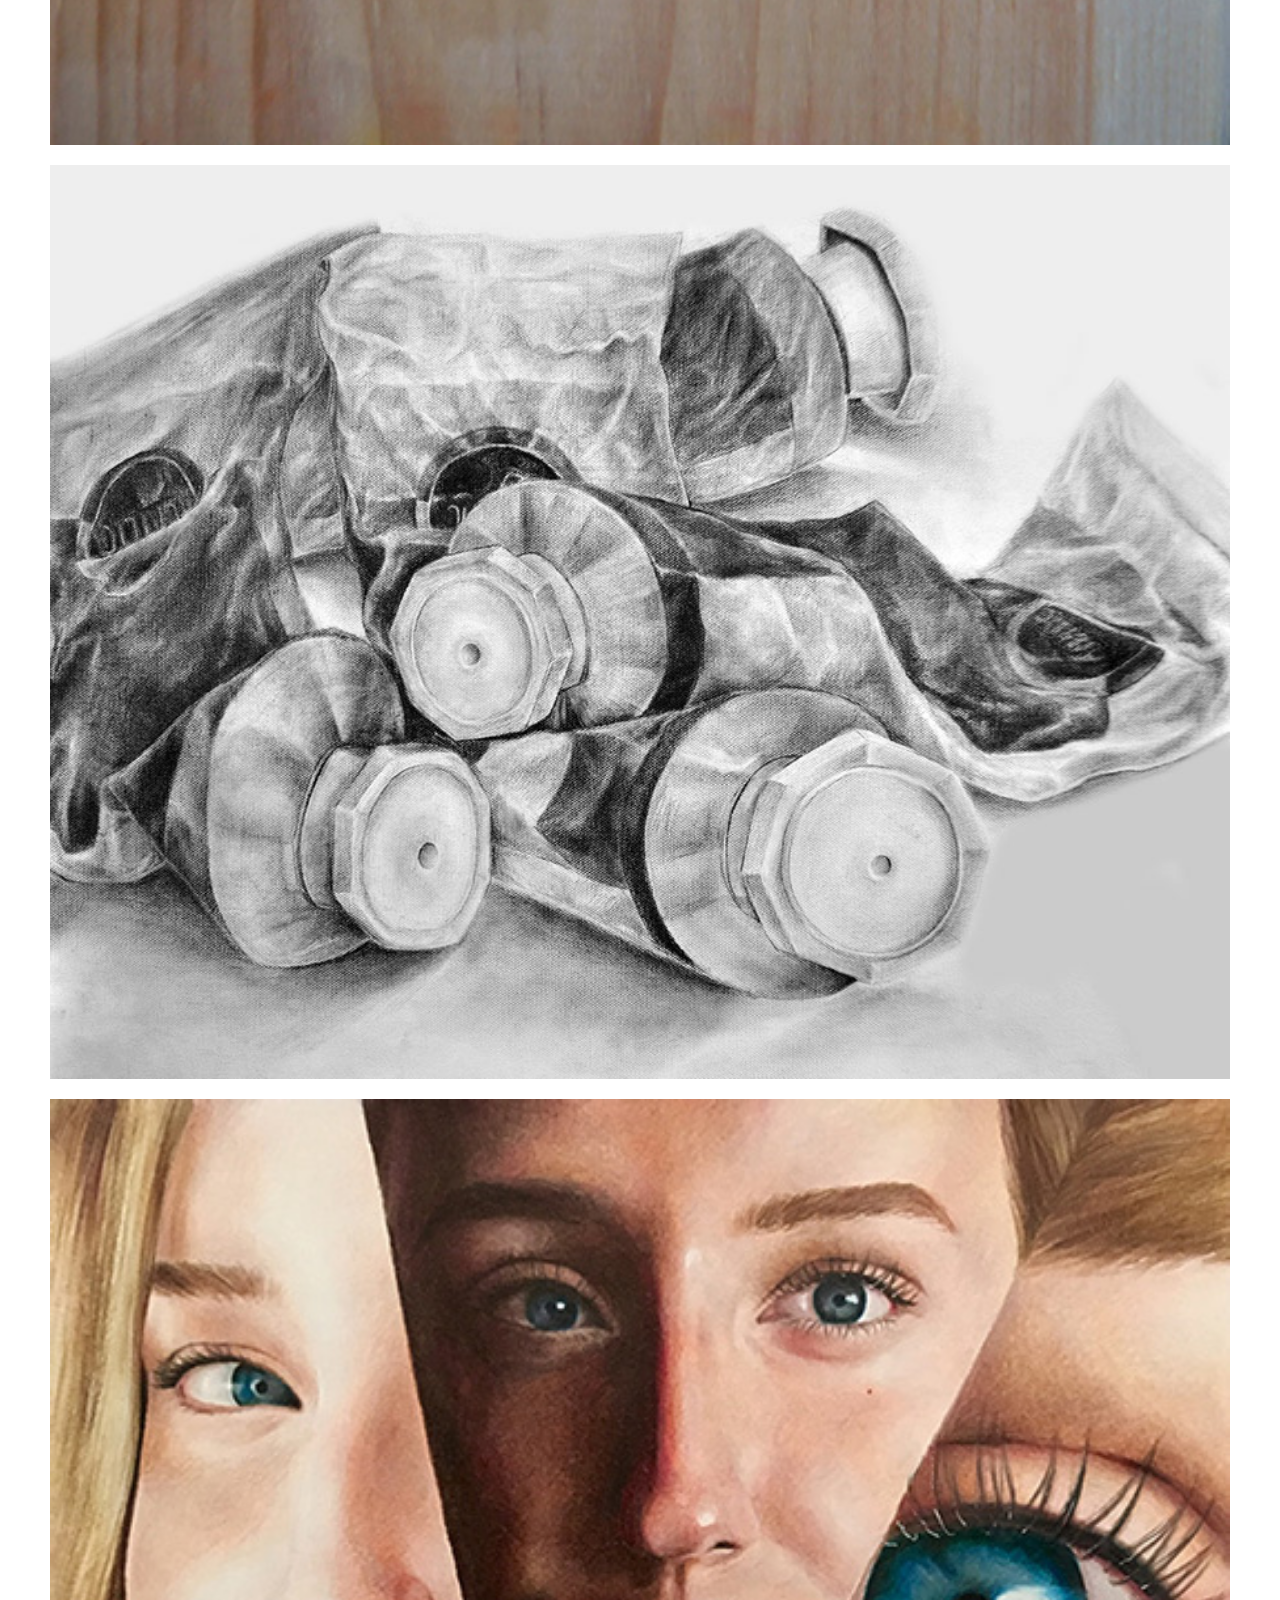
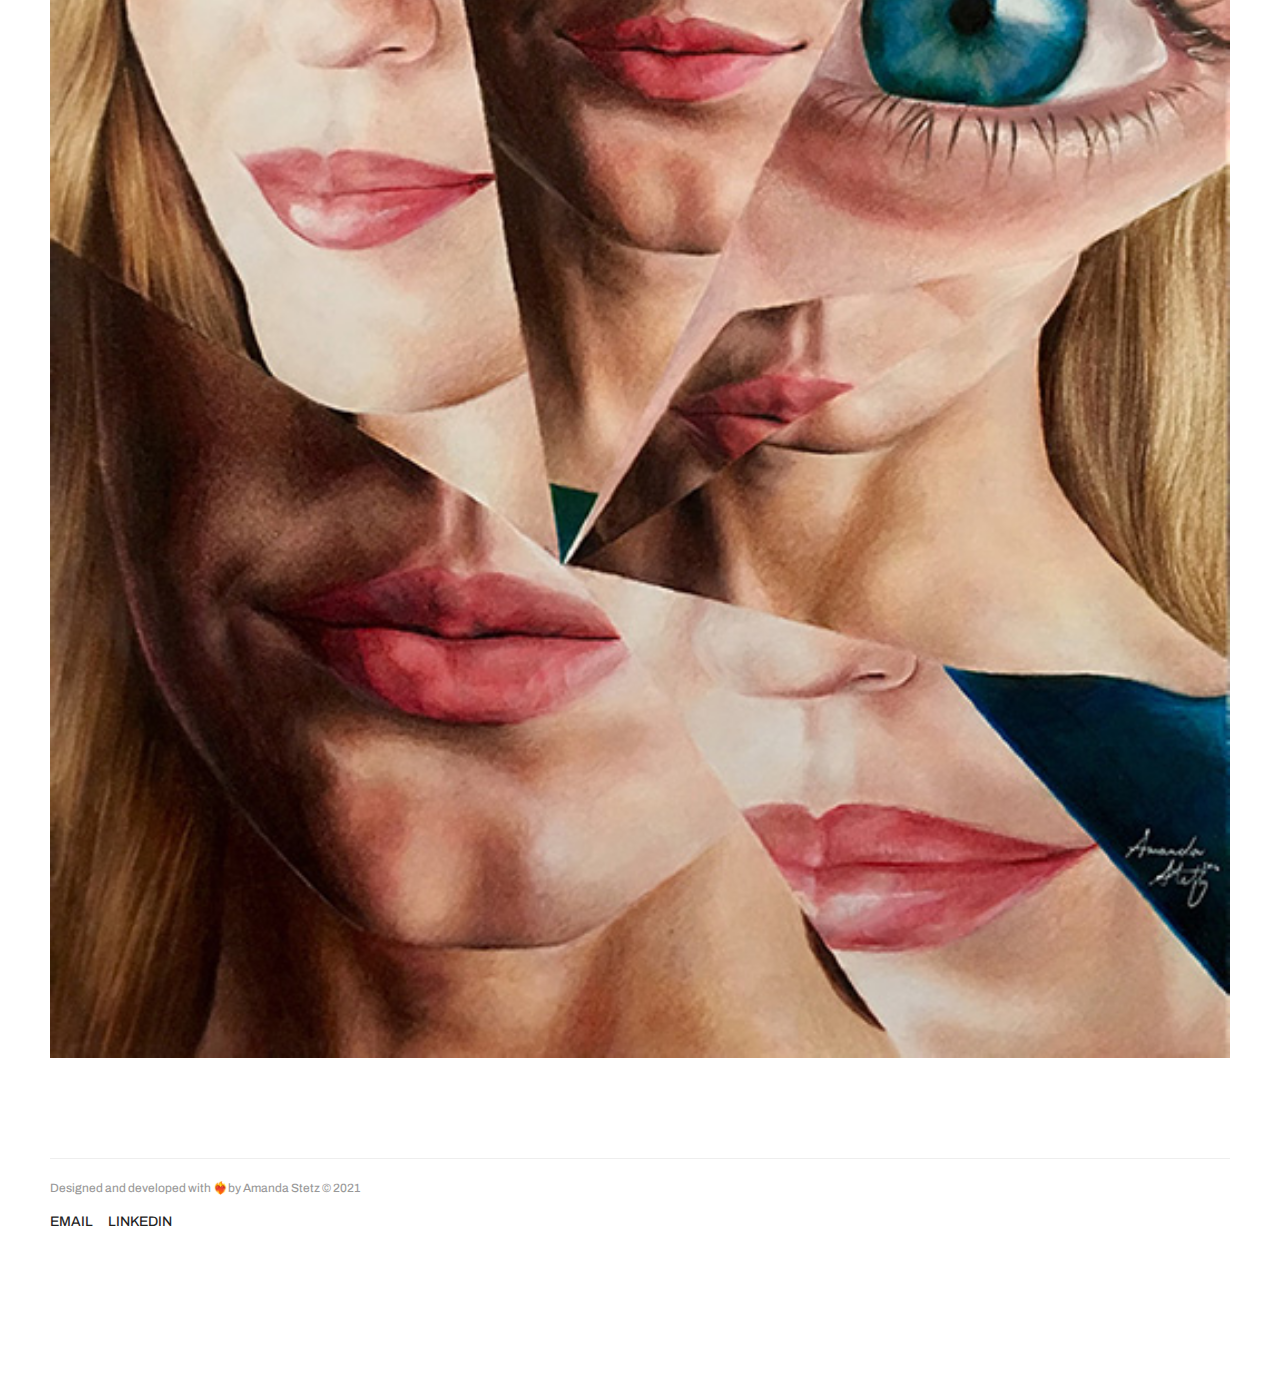
<file: artPage.html>
<!DOCTYPE html>
<html lang="en">
<meta charset="UTF-8">
<meta name="viewport" content="width=device-width, initial-scale=1, shrink-to-fit=no">
<link rel="stylesheet" href="https://www.w3schools.com/w3css/4/w3.css">
<link rel="stylesheet" href="https://cdnjs.cloudflare.com/ajax/libs/font-awesome/4.7.0/css/font-awesome.min.css">
<link href="https://cdn.jsdelivr.net/npm/bootstrap@5.0.0-beta1/dist/css/bootstrap.min.css" rel="stylesheet" integrity="sha384-giJF6kkoqNQ00vy+HMDP7azOuL0xtbfIcaT9wjKHr8RbDVddVHyTfAAsrekwKmP1" crossorigin="anonymous">
<link rel="preconnect" href="https://fonts.gstatic.com">
<link href="https://fonts.googleapis.com/css2?family=Montserrat&display=swap" rel="stylesheet">
<link href="https://fonts.googleapis.com/css2?family=Roboto:wght@500&display=swap" rel="stylesheet">
<link href="https://fonts.googleapis.com/css2?family=Archivo:wdth,wght@115,440;115,700&display=swap" rel="stylesheet">
<link rel="stylesheet" href="style.css">
<script src="https://ajax.googleapis.com/ajax/libs/jquery/3.5.1/jquery.min.js"></script>
<head>
    <link rel="icon" href="img/webLogo.png">
    <title>Graphics &middot; Amanda Stetz</title>
</head>
<body>

<!-- Navbar -->
<div id="topBar"  class="row justify-content-center fixed-top">
    <div class="col-xs-12 col-sm-12 col-md-12 col-lg-10 col-xl-10">

        <div class="w3-bar w3-large">
            <a class="hype w3-bar-item w3-hide-medium w3-hide-large w3-right w3-padding-large w3-large"
               href="javascript:void(0);" onclick="myFunction()" title="Toggle Navigation Menu"><i class="fa fa-bars"></i></a>
            <a href="index.html" id="name" class="name w3-bar-item w3-padding-large">AMANDA STETZ</a>
            <div class="topnav-right">
                <a href="index.html" class="hype w3-bar-item w3-hide-small w3-padding-large">PROJECTS</a>
                <a href="art.html" class="picked w3-bar-item w3-hide-small w3-padding-large">GRAPHICS</a>
                <a href="about.html" class="hype  w3-bar-item w3-hide-small w3-padding-large">ABOUT</a>
            </div>
        </div>

        <!-- Navbar on small screens -->
        <div id="navDemo" class="w3-bar-block w3-hide w3-hide-large w3-hide-medium w3-large">
            <a href="index.html" class="hype  w3-bar-item w3-padding-large">PROJECTS</a>
            <a href="art.html" class="picked w3-bar-item w3-padding-large">GRAPHICS</a>
            <a href="about.html" class="hype w3-bar-item w3-padding-large">ABOUT</a>
        </div>

    </div>
</div>

<div class="bulk">

    <div class="row justify-content-center spacertopxl ">
        <div class="col-xs-12 col-sm-12 col-md-5 col-lg-5 col-xl-5">
            <p class="title">
                I spend my free time in the art studio.
                Below is a collection of assorted visual art pieces.
            </p>
        </div>
        <div class="col-xs-0 col-sm-0 col-md-5 col-lg-5 col-xl-5">
        </div>
    </div>

    <div class="row justify-content-center spacerxl">
        <div class="col-xs-0 col-sm-0 col-md-5 col-lg-5 col-xl-5">
        </div>
        <div class="col-xs-12 col-sm-12 col-md-5 col-lg-5 col-xl-5">
            <p class="biobulk onspacer" style="text-align: right;">
                Any questions, comments, or inspiration?
                <br>
                Send me an email, I'm happy to talk about my work!
            </p>
        </div>
    </div>



    <div id="myModal" class="modal hide">
        <span class="close" onclick="closeModal()">&times;</span>
        <div class="modal-content">

            <div class="mySlides">
                <img src="img/art5.jpeg" alt="image" width="100%" height="auto">
            </div>

            <div class="mySlides">
                <img src="img/art7.jpeg" alt="image" width="100%" height="auto">
            </div>

            <div class="mySlides">
                <img src="img/art3.jpeg" alt="image" width="100%" height="auto">
            </div>

            <div class="mySlides">
                <img src="img/art6.jpeg" alt="image" width="100%" height="auto">
            </div>

            <div class="mySlides">
                <img src="img/art4.jpeg" alt="image" width="100%" height="auto">
            </div>

            <div class="mySlides">
                <img src="img/art8.jpeg" alt="image" width="100%" height="auto">
            </div>

            <div class="mySlides">
                <img src="img/art1.jpeg" alt="image" width="100%" height="auto">
            </div>

            <div class="mySlides">
                <img src="img/art9.jpeg" alt="image" width="100%" height="auto">
            </div>

            <div class="mySlides">
                <img src="img/art2.jpeg" alt="image" width="100%" height="auto">
            </div>

            <a class="prevlight" onclick="plusSlides(-1)">&#10094;</a>
            <a class="nextlight" onclick="plusSlides(1)">&#10095;</a>

        </div>
    </div>

    <div class="row justify-content-center spacertopmed">
        <div class="col-xs-12 col-sm-12 col-md-10 col-lg-10 col-xl-10">
            <div class="row justify-content-center">
        <div class="col-xs-12 col-sm-12 col-md-4 col-lg-4 col-xl-4">
            <img src="img/art5.jpeg" alt="image" class="square proto" onclick="openModal();currentSlide(1)">
            <img src="img/art7.jpeg" alt="image" class="square proto" onclick="openModal();currentSlide(2)">
            <img src="img/art3.jpeg" alt="image" class="square proto" onclick="openModal();currentSlide(3)">
        </div>
        <div class="col-xs-12 col-sm-12 col-md-4 col-lg-4 col-xl-4">
            <img src="img/art6.jpeg" alt="image" class="square proto" onclick="openModal();currentSlide(4)">
            <img src="img/art4.jpeg" alt="image" class="square proto" onclick="openModal();currentSlide(5)">
            <img src="img/art8.jpeg" alt="image" class="square proto" onclick="openModal();currentSlide(6)">
        </div>
        <div class="col-xs-12 col-sm-12 col-md-4 col-lg-4 col-xl-4">
            <img src="img/art1.jpeg" alt="image" class="square proto" onclick="openModal();currentSlide(7)">
            <img src="img/art9.jpeg" alt="image" class="square proto" onclick="openModal();currentSlide(8)">
            <img src="img/art2.jpeg" alt="image" class="square proto" onclick="openModal();currentSlide(9)">
        </div>
            </div>
        </div>
    </div>

    <!-- Footer -->
    <footer class="spacertop spacer">

        <div class="row spacerfooter spacertopmed justify-content-center">
            <div class="col-xs-12 col-sm-12 col-md-12 col-lg-10 col-xl-10">
                <hr>
                <div class="row">
                    <div class="col-6">
                        <p style="font-size: 12px; color: #989898;"> Designed and developed with &#x2764;&#xfe0f;&#x200d;&#x1f525;by Amanda Stetz &copy; 2021</p>
                    </div>

                    <div class="col-6">
                        <p class="float-end">
                            <a href="mailto:amandastetz@college.harvard.edu" style="color: #212121; text-decoration: none;"> EMAIL</a> &nbsp &nbsp
                            <a href="https://www.linkedin.com/in/amandastetz" target="_window" style="color: #212121; text-decoration: none;">LINKEDIN</a>
                        </p>
                    </div>

                </div>
            </div>
        </div>
    </footer>
</div>

<script>
    // Used to toggle the menu on small screens when clicking on the menu button
    function myFunction() {
        var x = document.getElementById("navDemo");
        if (x.className.indexOf("w3-show") == -1) {
            x.className += " w3-show";
        } else {
            x.className = x.className.replace(" w3-show", "");
        }
    }

    $(document).ready(function () {
        var scroll_pos = 0;
        $(document).scroll(function () {
            scroll_pos = $(this).scrollTop();
            if (scroll_pos > 70) {
                $('#name')
                    .css('background-image', 'linear-gradient(to right, #af680e, #d7a633, #deb915)')
                    .css('-webkit-text-fill-color', 'transparent')
                    .css('-webkit-background-clip', 'text');

                $('#topBar').css('background-color', 'rgba(255,255,255,0.97)');
                $('#navDemo').css('background-color', 'rgba(255,255,255,0.97)');

            } else {
                $('#name')
                    .css('background-image', 'linear-gradient(to right, #212121, #212121)')
                    .css('-webkit-text-fill-color', 'transparent')
                    .css('-webkit-background-clip', 'text');

                $('#topBar').css('background-color', 'rgb(255,255,255)');
                $('#navDemo').css('background-color', 'rgb(255,255,255)');
            }
        });
    });

    function openModal() {
        if (screen.width > 600) {
            document.getElementById("myModal").style.display = "block";
        } else {
            document.getElementById("myModal").style.display = "none";
        }

    }

    function closeModal() {
        document.getElementById("myModal").style.display = "none";
    }

    var slideIndex = 1;
    showSlides(slideIndex);

    function plusSlides(n) {
        showSlides(slideIndex += n);
    }

    function currentSlide(n) {
        showSlides(slideIndex = n);
    }

    function showSlides(n) {
        var i;
        var slides = document.getElementsByClassName("mySlides");
        var dots = document.getElementsByClassName("demo");
        var captionText = document.getElementById("caption");
        if (n > slides.length) {
            slideIndex = 1
        }
        if (n < 1) {
            slideIndex = slides.length
        }
        for (i = 0; i < slides.length; i++) {
            slides[i].style.display = "none";
        }
        slides[slideIndex - 1].style.display = "block";
    }

</script>
</body>
</html>
</file>
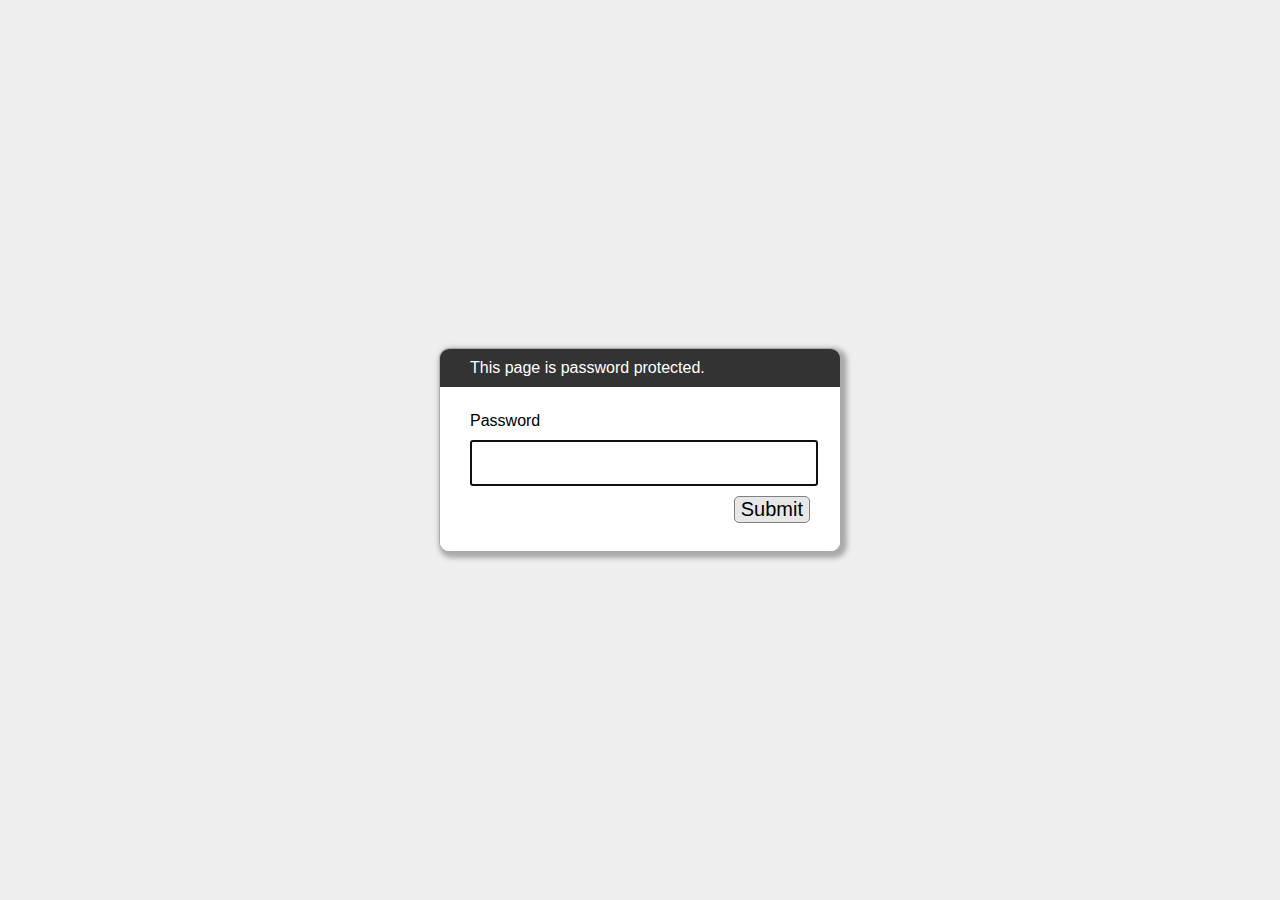
<file: nyt-protected.html>
﻿<!DOCTYPE html>
<html lang="en">
  <head>
    <meta charset="utf-8">
    <meta name="viewport" content="width=device-width, initial-scale=1">
    <meta name="robots" content="noindex, nofollow">
    <title>Password Protected Page</title>
    <style>
        html, body {
            margin: 0;
            width: 100%;
            height: 100%;
            font-family: Arial, Helvetica, sans-serif;
        }
        #dialogText {
            padding: 10px 30px;
            color: white;
            background-color: #333333;
        }
        
        #dialogWrap {
            position: absolute;
            top: 0;
            left: 0;
            width: 100%;
            height: 100%;
            display: table;
            background-color: #EEEEEE;
        }
        
        #dialogWrapCell {
            display: table-cell;
            text-align: center;
            vertical-align: middle;
        }
        
        #mainDialog {
            max-width: 400px;
            margin: 5px;
            border: solid #AAAAAA 1px;
            border-radius: 10px;
            box-shadow: 3px 3px 5px 3px #AAAAAA;
            margin-left: auto;
            margin-right: auto;
            background-color: #FFFFFF;
            overflow: hidden;
            text-align: left;
        }
        #passArea {
            padding: 20px 30px;
            background-color: white;
        }
        #passArea > * {
            margin: 5px auto;
        }
        #pass {
            width: 100%;
            height: 40px;
            font-size: 30px;
        }
        
        #messageWrapper {
            float: left;
            vertical-align: middle;
            line-height: 30px;
        }
        
        .notifyText {
            display: none;
        }
        
        #invalidPass {
            color: red;
        }
        
        #success {
            color: green;
        }
        
        #submitPass {
            font-size: 20px;
            border-radius: 5px;
            background-color: #E7E7E7;
            border: solid gray 1px;
            float: right;
        }
        #contentFrame {
            position: absolute;
            top: 0;
            left: 0;
            width: 100%;
            height: 100%;
        }
        #attribution {
            position: absolute;
            bottom: 0;
            left: 0;
            right: 0;
            text-align: center;
            padding: 10px;
            font-weight: bold;
            font-size: 0.8em;
        }
        #attribution, #attribution a {
            color: #999;
        }
    </style>
  </head>
  <body>
    <iframe id="contentFrame" frameBorder="0" allowfullscreen></iframe>
    <div id="dialogWrap">
        <div id="dialogWrapCell">
            <div id="mainDialog">
                <div id="dialogText">This page is password protected.</div>
                <div id="passArea">
                    <p id="passwordPrompt">Password</p>
                    <input id="pass" type="password" name="pass" autofocus>
                    <div>
                        <span id="messageWrapper">
                            <span id="invalidPass" class="notifyText">Sorry, please try again.</span>
                            <span id="success" class="notifyText">Success!</span>
                            &nbsp;
                        </span>
                        <button id="submitPass" type="button">Submit</button>
                        <div style="clear: both;"></div>
                    </div>
                </div>
            </div>
        </div>
    </div>
    <script>
/*
CryptoJS v3.1.2
code.google.com/p/crypto-js
(c) 2009-2013 by Jeff Mott. All rights reserved.
code.google.com/p/crypto-js/wiki/License
*/
var CryptoJS=CryptoJS||function(u,p){var d={},l=d.lib={},s=function(){},t=l.Base={extend:function(a){s.prototype=this;var c=new s;a&&c.mixIn(a);c.hasOwnProperty("init")||(c.init=function(){c.$super.init.apply(this,arguments)});c.init.prototype=c;c.$super=this;return c},create:function(){var a=this.extend();a.init.apply(a,arguments);return a},init:function(){},mixIn:function(a){for(var c in a)a.hasOwnProperty(c)&&(this[c]=a[c]);a.hasOwnProperty("toString")&&(this.toString=a.toString)},clone:function(){return this.init.prototype.extend(this)}},
r=l.WordArray=t.extend({init:function(a,c){a=this.words=a||[];this.sigBytes=c!=p?c:4*a.length},toString:function(a){return(a||v).stringify(this)},concat:function(a){var c=this.words,e=a.words,j=this.sigBytes;a=a.sigBytes;this.clamp();if(j%4)for(var k=0;k<a;k++)c[j+k>>>2]|=(e[k>>>2]>>>24-8*(k%4)&255)<<24-8*((j+k)%4);else if(65535<e.length)for(k=0;k<a;k+=4)c[j+k>>>2]=e[k>>>2];else c.push.apply(c,e);this.sigBytes+=a;return this},clamp:function(){var a=this.words,c=this.sigBytes;a[c>>>2]&=4294967295<<
32-8*(c%4);a.length=u.ceil(c/4)},clone:function(){var a=t.clone.call(this);a.words=this.words.slice(0);return a},random:function(a){for(var c=[],e=0;e<a;e+=4)c.push(4294967296*u.random()|0);return new r.init(c,a)}}),w=d.enc={},v=w.Hex={stringify:function(a){var c=a.words;a=a.sigBytes;for(var e=[],j=0;j<a;j++){var k=c[j>>>2]>>>24-8*(j%4)&255;e.push((k>>>4).toString(16));e.push((k&15).toString(16))}return e.join("")},parse:function(a){for(var c=a.length,e=[],j=0;j<c;j+=2)e[j>>>3]|=parseInt(a.substr(j,
2),16)<<24-4*(j%8);return new r.init(e,c/2)}},b=w.Latin1={stringify:function(a){var c=a.words;a=a.sigBytes;for(var e=[],j=0;j<a;j++)e.push(String.fromCharCode(c[j>>>2]>>>24-8*(j%4)&255));return e.join("")},parse:function(a){for(var c=a.length,e=[],j=0;j<c;j++)e[j>>>2]|=(a.charCodeAt(j)&255)<<24-8*(j%4);return new r.init(e,c)}},x=w.Utf8={stringify:function(a){try{return decodeURIComponent(escape(b.stringify(a)))}catch(c){throw Error("Malformed UTF-8 data");}},parse:function(a){return b.parse(unescape(encodeURIComponent(a)))}},
q=l.BufferedBlockAlgorithm=t.extend({reset:function(){this._data=new r.init;this._nDataBytes=0},_append:function(a){"string"==typeof a&&(a=x.parse(a));this._data.concat(a);this._nDataBytes+=a.sigBytes},_process:function(a){var c=this._data,e=c.words,j=c.sigBytes,k=this.blockSize,b=j/(4*k),b=a?u.ceil(b):u.max((b|0)-this._minBufferSize,0);a=b*k;j=u.min(4*a,j);if(a){for(var q=0;q<a;q+=k)this._doProcessBlock(e,q);q=e.splice(0,a);c.sigBytes-=j}return new r.init(q,j)},clone:function(){var a=t.clone.call(this);
a._data=this._data.clone();return a},_minBufferSize:0});l.Hasher=q.extend({cfg:t.extend(),init:function(a){this.cfg=this.cfg.extend(a);this.reset()},reset:function(){q.reset.call(this);this._doReset()},update:function(a){this._append(a);this._process();return this},finalize:function(a){a&&this._append(a);return this._doFinalize()},blockSize:16,_createHelper:function(a){return function(b,e){return(new a.init(e)).finalize(b)}},_createHmacHelper:function(a){return function(b,e){return(new n.HMAC.init(a,
e)).finalize(b)}}});var n=d.algo={};return d}(Math);
(function(){var u=CryptoJS,p=u.lib.WordArray;u.enc.Base64={stringify:function(d){var l=d.words,p=d.sigBytes,t=this._map;d.clamp();d=[];for(var r=0;r<p;r+=3)for(var w=(l[r>>>2]>>>24-8*(r%4)&255)<<16|(l[r+1>>>2]>>>24-8*((r+1)%4)&255)<<8|l[r+2>>>2]>>>24-8*((r+2)%4)&255,v=0;4>v&&r+0.75*v<p;v++)d.push(t.charAt(w>>>6*(3-v)&63));if(l=t.charAt(64))for(;d.length%4;)d.push(l);return d.join("")},parse:function(d){var l=d.length,s=this._map,t=s.charAt(64);t&&(t=d.indexOf(t),-1!=t&&(l=t));for(var t=[],r=0,w=0;w<
l;w++)if(w%4){var v=s.indexOf(d.charAt(w-1))<<2*(w%4),b=s.indexOf(d.charAt(w))>>>6-2*(w%4);t[r>>>2]|=(v|b)<<24-8*(r%4);r++}return p.create(t,r)},_map:"ABCDEFGHIJKLMNOPQRSTUVWXYZabcdefghijklmnopqrstuvwxyz0123456789+/="}})();
(function(u){function p(b,n,a,c,e,j,k){b=b+(n&a|~n&c)+e+k;return(b<<j|b>>>32-j)+n}function d(b,n,a,c,e,j,k){b=b+(n&c|a&~c)+e+k;return(b<<j|b>>>32-j)+n}function l(b,n,a,c,e,j,k){b=b+(n^a^c)+e+k;return(b<<j|b>>>32-j)+n}function s(b,n,a,c,e,j,k){b=b+(a^(n|~c))+e+k;return(b<<j|b>>>32-j)+n}for(var t=CryptoJS,r=t.lib,w=r.WordArray,v=r.Hasher,r=t.algo,b=[],x=0;64>x;x++)b[x]=4294967296*u.abs(u.sin(x+1))|0;r=r.MD5=v.extend({_doReset:function(){this._hash=new w.init([1732584193,4023233417,2562383102,271733878])},
_doProcessBlock:function(q,n){for(var a=0;16>a;a++){var c=n+a,e=q[c];q[c]=(e<<8|e>>>24)&16711935|(e<<24|e>>>8)&4278255360}var a=this._hash.words,c=q[n+0],e=q[n+1],j=q[n+2],k=q[n+3],z=q[n+4],r=q[n+5],t=q[n+6],w=q[n+7],v=q[n+8],A=q[n+9],B=q[n+10],C=q[n+11],u=q[n+12],D=q[n+13],E=q[n+14],x=q[n+15],f=a[0],m=a[1],g=a[2],h=a[3],f=p(f,m,g,h,c,7,b[0]),h=p(h,f,m,g,e,12,b[1]),g=p(g,h,f,m,j,17,b[2]),m=p(m,g,h,f,k,22,b[3]),f=p(f,m,g,h,z,7,b[4]),h=p(h,f,m,g,r,12,b[5]),g=p(g,h,f,m,t,17,b[6]),m=p(m,g,h,f,w,22,b[7]),
f=p(f,m,g,h,v,7,b[8]),h=p(h,f,m,g,A,12,b[9]),g=p(g,h,f,m,B,17,b[10]),m=p(m,g,h,f,C,22,b[11]),f=p(f,m,g,h,u,7,b[12]),h=p(h,f,m,g,D,12,b[13]),g=p(g,h,f,m,E,17,b[14]),m=p(m,g,h,f,x,22,b[15]),f=d(f,m,g,h,e,5,b[16]),h=d(h,f,m,g,t,9,b[17]),g=d(g,h,f,m,C,14,b[18]),m=d(m,g,h,f,c,20,b[19]),f=d(f,m,g,h,r,5,b[20]),h=d(h,f,m,g,B,9,b[21]),g=d(g,h,f,m,x,14,b[22]),m=d(m,g,h,f,z,20,b[23]),f=d(f,m,g,h,A,5,b[24]),h=d(h,f,m,g,E,9,b[25]),g=d(g,h,f,m,k,14,b[26]),m=d(m,g,h,f,v,20,b[27]),f=d(f,m,g,h,D,5,b[28]),h=d(h,f,
m,g,j,9,b[29]),g=d(g,h,f,m,w,14,b[30]),m=d(m,g,h,f,u,20,b[31]),f=l(f,m,g,h,r,4,b[32]),h=l(h,f,m,g,v,11,b[33]),g=l(g,h,f,m,C,16,b[34]),m=l(m,g,h,f,E,23,b[35]),f=l(f,m,g,h,e,4,b[36]),h=l(h,f,m,g,z,11,b[37]),g=l(g,h,f,m,w,16,b[38]),m=l(m,g,h,f,B,23,b[39]),f=l(f,m,g,h,D,4,b[40]),h=l(h,f,m,g,c,11,b[41]),g=l(g,h,f,m,k,16,b[42]),m=l(m,g,h,f,t,23,b[43]),f=l(f,m,g,h,A,4,b[44]),h=l(h,f,m,g,u,11,b[45]),g=l(g,h,f,m,x,16,b[46]),m=l(m,g,h,f,j,23,b[47]),f=s(f,m,g,h,c,6,b[48]),h=s(h,f,m,g,w,10,b[49]),g=s(g,h,f,m,
E,15,b[50]),m=s(m,g,h,f,r,21,b[51]),f=s(f,m,g,h,u,6,b[52]),h=s(h,f,m,g,k,10,b[53]),g=s(g,h,f,m,B,15,b[54]),m=s(m,g,h,f,e,21,b[55]),f=s(f,m,g,h,v,6,b[56]),h=s(h,f,m,g,x,10,b[57]),g=s(g,h,f,m,t,15,b[58]),m=s(m,g,h,f,D,21,b[59]),f=s(f,m,g,h,z,6,b[60]),h=s(h,f,m,g,C,10,b[61]),g=s(g,h,f,m,j,15,b[62]),m=s(m,g,h,f,A,21,b[63]);a[0]=a[0]+f|0;a[1]=a[1]+m|0;a[2]=a[2]+g|0;a[3]=a[3]+h|0},_doFinalize:function(){var b=this._data,n=b.words,a=8*this._nDataBytes,c=8*b.sigBytes;n[c>>>5]|=128<<24-c%32;var e=u.floor(a/
4294967296);n[(c+64>>>9<<4)+15]=(e<<8|e>>>24)&16711935|(e<<24|e>>>8)&4278255360;n[(c+64>>>9<<4)+14]=(a<<8|a>>>24)&16711935|(a<<24|a>>>8)&4278255360;b.sigBytes=4*(n.length+1);this._process();b=this._hash;n=b.words;for(a=0;4>a;a++)c=n[a],n[a]=(c<<8|c>>>24)&16711935|(c<<24|c>>>8)&4278255360;return b},clone:function(){var b=v.clone.call(this);b._hash=this._hash.clone();return b}});t.MD5=v._createHelper(r);t.HmacMD5=v._createHmacHelper(r)})(Math);
(function(){var u=CryptoJS,p=u.lib,d=p.Base,l=p.WordArray,p=u.algo,s=p.EvpKDF=d.extend({cfg:d.extend({keySize:4,hasher:p.MD5,iterations:1}),init:function(d){this.cfg=this.cfg.extend(d)},compute:function(d,r){for(var p=this.cfg,s=p.hasher.create(),b=l.create(),u=b.words,q=p.keySize,p=p.iterations;u.length<q;){n&&s.update(n);var n=s.update(d).finalize(r);s.reset();for(var a=1;a<p;a++)n=s.finalize(n),s.reset();b.concat(n)}b.sigBytes=4*q;return b}});u.EvpKDF=function(d,l,p){return s.create(p).compute(d,
l)}})();
CryptoJS.lib.Cipher||function(u){var p=CryptoJS,d=p.lib,l=d.Base,s=d.WordArray,t=d.BufferedBlockAlgorithm,r=p.enc.Base64,w=p.algo.EvpKDF,v=d.Cipher=t.extend({cfg:l.extend(),createEncryptor:function(e,a){return this.create(this._ENC_XFORM_MODE,e,a)},createDecryptor:function(e,a){return this.create(this._DEC_XFORM_MODE,e,a)},init:function(e,a,b){this.cfg=this.cfg.extend(b);this._xformMode=e;this._key=a;this.reset()},reset:function(){t.reset.call(this);this._doReset()},process:function(e){this._append(e);return this._process()},
finalize:function(e){e&&this._append(e);return this._doFinalize()},keySize:4,ivSize:4,_ENC_XFORM_MODE:1,_DEC_XFORM_MODE:2,_createHelper:function(e){return{encrypt:function(b,k,d){return("string"==typeof k?c:a).encrypt(e,b,k,d)},decrypt:function(b,k,d){return("string"==typeof k?c:a).decrypt(e,b,k,d)}}}});d.StreamCipher=v.extend({_doFinalize:function(){return this._process(!0)},blockSize:1});var b=p.mode={},x=function(e,a,b){var c=this._iv;c?this._iv=u:c=this._prevBlock;for(var d=0;d<b;d++)e[a+d]^=
c[d]},q=(d.BlockCipherMode=l.extend({createEncryptor:function(e,a){return this.Encryptor.create(e,a)},createDecryptor:function(e,a){return this.Decryptor.create(e,a)},init:function(e,a){this._cipher=e;this._iv=a}})).extend();q.Encryptor=q.extend({processBlock:function(e,a){var b=this._cipher,c=b.blockSize;x.call(this,e,a,c);b.encryptBlock(e,a);this._prevBlock=e.slice(a,a+c)}});q.Decryptor=q.extend({processBlock:function(e,a){var b=this._cipher,c=b.blockSize,d=e.slice(a,a+c);b.decryptBlock(e,a);x.call(this,
e,a,c);this._prevBlock=d}});b=b.CBC=q;q=(p.pad={}).Pkcs7={pad:function(a,b){for(var c=4*b,c=c-a.sigBytes%c,d=c<<24|c<<16|c<<8|c,l=[],n=0;n<c;n+=4)l.push(d);c=s.create(l,c);a.concat(c)},unpad:function(a){a.sigBytes-=a.words[a.sigBytes-1>>>2]&255}};d.BlockCipher=v.extend({cfg:v.cfg.extend({mode:b,padding:q}),reset:function(){v.reset.call(this);var a=this.cfg,b=a.iv,a=a.mode;if(this._xformMode==this._ENC_XFORM_MODE)var c=a.createEncryptor;else c=a.createDecryptor,this._minBufferSize=1;this._mode=c.call(a,
this,b&&b.words)},_doProcessBlock:function(a,b){this._mode.processBlock(a,b)},_doFinalize:function(){var a=this.cfg.padding;if(this._xformMode==this._ENC_XFORM_MODE){a.pad(this._data,this.blockSize);var b=this._process(!0)}else b=this._process(!0),a.unpad(b);return b},blockSize:4});var n=d.CipherParams=l.extend({init:function(a){this.mixIn(a)},toString:function(a){return(a||this.formatter).stringify(this)}}),b=(p.format={}).OpenSSL={stringify:function(a){var b=a.ciphertext;a=a.salt;return(a?s.create([1398893684,
1701076831]).concat(a).concat(b):b).toString(r)},parse:function(a){a=r.parse(a);var b=a.words;if(1398893684==b[0]&&1701076831==b[1]){var c=s.create(b.slice(2,4));b.splice(0,4);a.sigBytes-=16}return n.create({ciphertext:a,salt:c})}},a=d.SerializableCipher=l.extend({cfg:l.extend({format:b}),encrypt:function(a,b,c,d){d=this.cfg.extend(d);var l=a.createEncryptor(c,d);b=l.finalize(b);l=l.cfg;return n.create({ciphertext:b,key:c,iv:l.iv,algorithm:a,mode:l.mode,padding:l.padding,blockSize:a.blockSize,formatter:d.format})},
decrypt:function(a,b,c,d){d=this.cfg.extend(d);b=this._parse(b,d.format);return a.createDecryptor(c,d).finalize(b.ciphertext)},_parse:function(a,b){return"string"==typeof a?b.parse(a,this):a}}),p=(p.kdf={}).OpenSSL={execute:function(a,b,c,d){d||(d=s.random(8));a=w.create({keySize:b+c}).compute(a,d);c=s.create(a.words.slice(b),4*c);a.sigBytes=4*b;return n.create({key:a,iv:c,salt:d})}},c=d.PasswordBasedCipher=a.extend({cfg:a.cfg.extend({kdf:p}),encrypt:function(b,c,d,l){l=this.cfg.extend(l);d=l.kdf.execute(d,
b.keySize,b.ivSize);l.iv=d.iv;b=a.encrypt.call(this,b,c,d.key,l);b.mixIn(d);return b},decrypt:function(b,c,d,l){l=this.cfg.extend(l);c=this._parse(c,l.format);d=l.kdf.execute(d,b.keySize,b.ivSize,c.salt);l.iv=d.iv;return a.decrypt.call(this,b,c,d.key,l)}})}();
(function(){for(var u=CryptoJS,p=u.lib.BlockCipher,d=u.algo,l=[],s=[],t=[],r=[],w=[],v=[],b=[],x=[],q=[],n=[],a=[],c=0;256>c;c++)a[c]=128>c?c<<1:c<<1^283;for(var e=0,j=0,c=0;256>c;c++){var k=j^j<<1^j<<2^j<<3^j<<4,k=k>>>8^k&255^99;l[e]=k;s[k]=e;var z=a[e],F=a[z],G=a[F],y=257*a[k]^16843008*k;t[e]=y<<24|y>>>8;r[e]=y<<16|y>>>16;w[e]=y<<8|y>>>24;v[e]=y;y=16843009*G^65537*F^257*z^16843008*e;b[k]=y<<24|y>>>8;x[k]=y<<16|y>>>16;q[k]=y<<8|y>>>24;n[k]=y;e?(e=z^a[a[a[G^z]]],j^=a[a[j]]):e=j=1}var H=[0,1,2,4,8,
16,32,64,128,27,54],d=d.AES=p.extend({_doReset:function(){for(var a=this._key,c=a.words,d=a.sigBytes/4,a=4*((this._nRounds=d+6)+1),e=this._keySchedule=[],j=0;j<a;j++)if(j<d)e[j]=c[j];else{var k=e[j-1];j%d?6<d&&4==j%d&&(k=l[k>>>24]<<24|l[k>>>16&255]<<16|l[k>>>8&255]<<8|l[k&255]):(k=k<<8|k>>>24,k=l[k>>>24]<<24|l[k>>>16&255]<<16|l[k>>>8&255]<<8|l[k&255],k^=H[j/d|0]<<24);e[j]=e[j-d]^k}c=this._invKeySchedule=[];for(d=0;d<a;d++)j=a-d,k=d%4?e[j]:e[j-4],c[d]=4>d||4>=j?k:b[l[k>>>24]]^x[l[k>>>16&255]]^q[l[k>>>
8&255]]^n[l[k&255]]},encryptBlock:function(a,b){this._doCryptBlock(a,b,this._keySchedule,t,r,w,v,l)},decryptBlock:function(a,c){var d=a[c+1];a[c+1]=a[c+3];a[c+3]=d;this._doCryptBlock(a,c,this._invKeySchedule,b,x,q,n,s);d=a[c+1];a[c+1]=a[c+3];a[c+3]=d},_doCryptBlock:function(a,b,c,d,e,j,l,f){for(var m=this._nRounds,g=a[b]^c[0],h=a[b+1]^c[1],k=a[b+2]^c[2],n=a[b+3]^c[3],p=4,r=1;r<m;r++)var q=d[g>>>24]^e[h>>>16&255]^j[k>>>8&255]^l[n&255]^c[p++],s=d[h>>>24]^e[k>>>16&255]^j[n>>>8&255]^l[g&255]^c[p++],t=
d[k>>>24]^e[n>>>16&255]^j[g>>>8&255]^l[h&255]^c[p++],n=d[n>>>24]^e[g>>>16&255]^j[h>>>8&255]^l[k&255]^c[p++],g=q,h=s,k=t;q=(f[g>>>24]<<24|f[h>>>16&255]<<16|f[k>>>8&255]<<8|f[n&255])^c[p++];s=(f[h>>>24]<<24|f[k>>>16&255]<<16|f[n>>>8&255]<<8|f[g&255])^c[p++];t=(f[k>>>24]<<24|f[n>>>16&255]<<16|f[g>>>8&255]<<8|f[h&255])^c[p++];n=(f[n>>>24]<<24|f[g>>>16&255]<<16|f[h>>>8&255]<<8|f[k&255])^c[p++];a[b]=q;a[b+1]=s;a[b+2]=t;a[b+3]=n},keySize:8});u.AES=p._createHelper(d)})();
    </script>
    <script>
/*
CryptoJS v3.1.2
code.google.com/p/crypto-js
(c) 2009-2013 by Jeff Mott. All rights reserved.
code.google.com/p/crypto-js/wiki/License
*/
var CryptoJS=CryptoJS||function(g,j){var e={},d=e.lib={},m=function(){},n=d.Base={extend:function(a){m.prototype=this;var c=new m;a&&c.mixIn(a);c.hasOwnProperty("init")||(c.init=function(){c.$super.init.apply(this,arguments)});c.init.prototype=c;c.$super=this;return c},create:function(){var a=this.extend();a.init.apply(a,arguments);return a},init:function(){},mixIn:function(a){for(var c in a)a.hasOwnProperty(c)&&(this[c]=a[c]);a.hasOwnProperty("toString")&&(this.toString=a.toString)},clone:function(){return this.init.prototype.extend(this)}},
q=d.WordArray=n.extend({init:function(a,c){a=this.words=a||[];this.sigBytes=c!=j?c:4*a.length},toString:function(a){return(a||l).stringify(this)},concat:function(a){var c=this.words,p=a.words,f=this.sigBytes;a=a.sigBytes;this.clamp();if(f%4)for(var b=0;b<a;b++)c[f+b>>>2]|=(p[b>>>2]>>>24-8*(b%4)&255)<<24-8*((f+b)%4);else if(65535<p.length)for(b=0;b<a;b+=4)c[f+b>>>2]=p[b>>>2];else c.push.apply(c,p);this.sigBytes+=a;return this},clamp:function(){var a=this.words,c=this.sigBytes;a[c>>>2]&=4294967295<<
32-8*(c%4);a.length=g.ceil(c/4)},clone:function(){var a=n.clone.call(this);a.words=this.words.slice(0);return a},random:function(a){for(var c=[],b=0;b<a;b+=4)c.push(4294967296*g.random()|0);return new q.init(c,a)}}),b=e.enc={},l=b.Hex={stringify:function(a){var c=a.words;a=a.sigBytes;for(var b=[],f=0;f<a;f++){var d=c[f>>>2]>>>24-8*(f%4)&255;b.push((d>>>4).toString(16));b.push((d&15).toString(16))}return b.join("")},parse:function(a){for(var c=a.length,b=[],f=0;f<c;f+=2)b[f>>>3]|=parseInt(a.substr(f,
2),16)<<24-4*(f%8);return new q.init(b,c/2)}},k=b.Latin1={stringify:function(a){var c=a.words;a=a.sigBytes;for(var b=[],f=0;f<a;f++)b.push(String.fromCharCode(c[f>>>2]>>>24-8*(f%4)&255));return b.join("")},parse:function(a){for(var c=a.length,b=[],f=0;f<c;f++)b[f>>>2]|=(a.charCodeAt(f)&255)<<24-8*(f%4);return new q.init(b,c)}},h=b.Utf8={stringify:function(a){try{return decodeURIComponent(escape(k.stringify(a)))}catch(b){throw Error("Malformed UTF-8 data");}},parse:function(a){return k.parse(unescape(encodeURIComponent(a)))}},
u=d.BufferedBlockAlgorithm=n.extend({reset:function(){this._data=new q.init;this._nDataBytes=0},_append:function(a){"string"==typeof a&&(a=h.parse(a));this._data.concat(a);this._nDataBytes+=a.sigBytes},_process:function(a){var b=this._data,d=b.words,f=b.sigBytes,l=this.blockSize,e=f/(4*l),e=a?g.ceil(e):g.max((e|0)-this._minBufferSize,0);a=e*l;f=g.min(4*a,f);if(a){for(var h=0;h<a;h+=l)this._doProcessBlock(d,h);h=d.splice(0,a);b.sigBytes-=f}return new q.init(h,f)},clone:function(){var a=n.clone.call(this);
a._data=this._data.clone();return a},_minBufferSize:0});d.Hasher=u.extend({cfg:n.extend(),init:function(a){this.cfg=this.cfg.extend(a);this.reset()},reset:function(){u.reset.call(this);this._doReset()},update:function(a){this._append(a);this._process();return this},finalize:function(a){a&&this._append(a);return this._doFinalize()},blockSize:16,_createHelper:function(a){return function(b,d){return(new a.init(d)).finalize(b)}},_createHmacHelper:function(a){return function(b,d){return(new w.HMAC.init(a,
d)).finalize(b)}}});var w=e.algo={};return e}(Math);
(function(){var g=CryptoJS,j=g.lib,e=j.WordArray,d=j.Hasher,m=[],j=g.algo.SHA1=d.extend({_doReset:function(){this._hash=new e.init([1732584193,4023233417,2562383102,271733878,3285377520])},_doProcessBlock:function(d,e){for(var b=this._hash.words,l=b[0],k=b[1],h=b[2],g=b[3],j=b[4],a=0;80>a;a++){if(16>a)m[a]=d[e+a]|0;else{var c=m[a-3]^m[a-8]^m[a-14]^m[a-16];m[a]=c<<1|c>>>31}c=(l<<5|l>>>27)+j+m[a];c=20>a?c+((k&h|~k&g)+1518500249):40>a?c+((k^h^g)+1859775393):60>a?c+((k&h|k&g|h&g)-1894007588):c+((k^h^
g)-899497514);j=g;g=h;h=k<<30|k>>>2;k=l;l=c}b[0]=b[0]+l|0;b[1]=b[1]+k|0;b[2]=b[2]+h|0;b[3]=b[3]+g|0;b[4]=b[4]+j|0},_doFinalize:function(){var d=this._data,e=d.words,b=8*this._nDataBytes,l=8*d.sigBytes;e[l>>>5]|=128<<24-l%32;e[(l+64>>>9<<4)+14]=Math.floor(b/4294967296);e[(l+64>>>9<<4)+15]=b;d.sigBytes=4*e.length;this._process();return this._hash},clone:function(){var e=d.clone.call(this);e._hash=this._hash.clone();return e}});g.SHA1=d._createHelper(j);g.HmacSHA1=d._createHmacHelper(j)})();
(function(){var g=CryptoJS,j=g.enc.Utf8;g.algo.HMAC=g.lib.Base.extend({init:function(e,d){e=this._hasher=new e.init;"string"==typeof d&&(d=j.parse(d));var g=e.blockSize,n=4*g;d.sigBytes>n&&(d=e.finalize(d));d.clamp();for(var q=this._oKey=d.clone(),b=this._iKey=d.clone(),l=q.words,k=b.words,h=0;h<g;h++)l[h]^=1549556828,k[h]^=909522486;q.sigBytes=b.sigBytes=n;this.reset()},reset:function(){var e=this._hasher;e.reset();e.update(this._iKey)},update:function(e){this._hasher.update(e);return this},finalize:function(e){var d=
this._hasher;e=d.finalize(e);d.reset();return d.finalize(this._oKey.clone().concat(e))}})})();
(function(){var g=CryptoJS,j=g.lib,e=j.Base,d=j.WordArray,j=g.algo,m=j.HMAC,n=j.PBKDF2=e.extend({cfg:e.extend({keySize:4,hasher:j.SHA1,iterations:1}),init:function(d){this.cfg=this.cfg.extend(d)},compute:function(e,b){for(var g=this.cfg,k=m.create(g.hasher,e),h=d.create(),j=d.create([1]),n=h.words,a=j.words,c=g.keySize,g=g.iterations;n.length<c;){var p=k.update(b).finalize(j);k.reset();for(var f=p.words,v=f.length,s=p,t=1;t<g;t++){s=k.finalize(s);k.reset();for(var x=s.words,r=0;r<v;r++)f[r]^=x[r]}h.concat(p);
a[0]++}h.sigBytes=4*c;return h}});g.PBKDF2=function(d,b,e){return n.create(e).compute(d,b)}})();
    </script>
    <script>
        /*! srcdoc-polyfill - v0.1.1 - 2013-03-01
        * http://github.com/jugglinmike/srcdoc-polyfill/
        * Copyright (c) 2013 Mike Pennisi; Licensed MIT */
        (function( window, document, undefined ) {
	
	        var idx, iframes;
	        var _srcDoc = window.srcDoc;
	        var isCompliant = !!("srcdoc" in document.createElement("iframe"));
	        var implementations = {
		        compliant: function( iframe, content ) {

			        if (content) {
				        iframe.setAttribute("srcdoc", content);
			        }
		        },
		        legacy: function( iframe, content ) {

			        var jsUrl;

			        if (!iframe || !iframe.getAttribute) {
				        return;
			        }

			        if (!content) {
				        content = iframe.getAttribute("srcdoc");
			        } else {
				        iframe.setAttribute("srcdoc", content);
			        }

			        if (content) {
				        // The value returned by a script-targeted URL will be used as
				        // the iFrame's content. Create such a URL which returns the
				        // iFrame element's `srcdoc` attribute.
				        jsUrl = "javascript: window.frameElement.getAttribute('srcdoc');";

				        iframe.setAttribute("src", jsUrl);

				        // Explicitly set the iFrame's window.location for
				        // compatability with IE9, which does not react to changes in
				        // the `src` attribute when it is a `javascript:` URL, for
				        // some reason
				        if (iframe.contentWindow) {
					        iframe.contentWindow.location = jsUrl;
				        }
			        }
		        }
	        };
	        var srcDoc = window.srcDoc = {
		        // Assume the best
		        set: implementations.compliant,
		        noConflict: function() {
			        window.srcDoc = _srcDoc;
			        return srcDoc;
		        }
	        };

	        // If the browser supports srcdoc, no shimming is necessary
	        if (isCompliant) {
		        return;
	        }

	        srcDoc.set = implementations.legacy;

	        // Automatically shim any iframes already present in the document
	        iframes = document.getElementsByTagName("iframe");
	        idx = iframes.length;

	        while (idx--) {
		        srcDoc.set( iframes[idx] );
	        }

        }( this, this.document ));
    </script>
    <script>
        var pl = {"salt":"kOWigFIOFif2aOhpnU/scka12lvBdLo1J14RQVLnk2k=","iv":"1AhLQ9FIMK+JuDkZdA7yWQ==","data":"qC5OLSnwVcQ3RUc/[base64]/gmaXnD8Rg0bp8KfwM3YMP3E356EyorOHD//Zpmf13CEo7SshdBqvHXECk/IkNRxI7dXVA2iX9E3OpECjgGTQ/MizNIkvaSDiTJitnBFrlLQwSYUG4p9X1MsPR8iF3WcUqpMJb9fDNeHGOp55K1QpuXMH93xYCvC7bLPYh1WdkJScD3F6OaA4jaFYF+wkBtySN16kOfZmwlnjCNWOgg8md3Nm2h/nQ17W14TnR3+eoRIt60S3HmpTe+yTGEgo8yzqR5+oNbIzrDnLDE8e/X7CAwRP6K+cjkxmjPsuzjHrK4N1+nrHdSiOKUy4iL/A0QQoiBJQGd+t03YeEQvhFoiFc36V/UQtKSqyQR7wZ9kQqtoQLbIyVoSxYvF610FHvrEq/44iQNAqcC8OeklUKxmXEouI1V6x8B+uJbvHxnRN1xMXlNjtI69RoESMQSA+zPMAf51pkGAiQixsRu2XzFrXqCeDuNbILiRRKZFL/[base64]/137q50BP1u+r4wqEkG09aFPIZ+nF3adMIHDziHUaFnS9s5hjcUKugu6fjGxt34ydiX66cqhOITNU+AXLjbztRwLZIkN7ZTXNy+fu3ZkZzsxwL705figmwqVz7v+IHIfSdvcUkOzGj+QQmVnRBwf/HP7/LCd9pxqUhwVVlbQlJGiODxIa9abEPnkUaGJqaE8o3u1K+KcBSGC0Q/BSn7ZRHPhlFbhPLMDxDLvAuuYhDremX2FU63Ug2Ak4JnY1jYYS4ROgPmmsAOMc8v5NIDk5Ru0EGaCwXE63ciG37yNX/E1SD9r678Qrhm/[base64]/NoeY6QYQakHXFPsXwWU5slVQyvdOzWb3FH4BbbHiuNnSGKfvO051GwEmY1L7OimAlAQD2fS7jRxMH157ns7/kVyH7GN37NvzXdMSZh6sLFHZskQU8+5a9nEHlUAXkF7CDrMuF65LihVXskNnEHAljDcAOx9TA+UJrq++PBBlwsczp7b3+b+I054pmavlNpkl1TX8CGNTPrczeydpcetkwmAHfv59DmKHmutM8IM4LnBzWxXPHH7DI1Gt3f/[base64]/L31M0vPqe6UUzPAnJivgavnzB4NXTspi6k2GvuXUTmKRaC2GsaAZoGhWKFtKwnmUvxlLbbwLLFs4T1bVUCSjL8GIU4avYlEOYjsinWreqZBoLEIP5zG6K/FlLqXhAJdXmLnaMJvCsHZ4IkWjGJyWFuJ881Y0zIwcEbKFaspjgAZ4vnxti116m+sfo+9SyNAets7bZmHkBdUKTTmmcwFSU9l3MuQdX2do5xYqOULZABD3czzjSFFxtlvWmQceeUrHEbXjXCIoDtldJUi5RUJ4SmqPLLSeFtlEdpT1ZYLoz1ph4UOs83UMUf/b+ctlJsKiqccYYZtQehia8xfWSD/xhaPGliPtdvMyMG9S+SHgDyqisrOuQWJSaPzbCFffGdFUquO64vlY76cW6cYa/cGYwqZPJbquyVVRmJ3hYid1zjKUind1/bth+LuUzcl/ejy/dufbXcFFXd4YhP0Ifxa15CmrFeoYIK9BZ0SrYq26+QmKSJsp4nj67gIiHELtxqeAMeTaiE6bGvBRJeYke61zkffUCGTuX3INeic0BOeaSKFTI6Z3VJCm8NXj2T6OsEY8Tflm06auSjHH9AzZ7m/xzcF5ZkViFA/JlwHnN4MUabXMPXTy2mYLBXPG2UHQQBul/yJpAGxunBwx64wzXOL6KnALhBKCYmv4JMCZ614ibdOB3KUEbYS8obT/DsUrSk3roYPUGB5E9WJFaTwPj4IixftaMjK+VQDE2p9sBNz2HIslkpXAZYXKHXLiPvXXhj93iz1q68AUhrNYZVElRirOTdNknG1t42FTdw8RzP+VWy3GX3rVyiUUW1KMTBwBxLK90FleH8/OKhYxtvFw3cFOk89BIfB0Apv0dYrpP3MOYaE1K4GjgwPtCn/[base64]/hqUOd3yCvfMyE+n8MHwFHcx+qDEePn7Bwnm1YiHusX0kWB4iZGlnqLUw6TWJi69nhvz7OXnwFo5FvYDJfC9L9D+f17AYGCRHmkDorjLJJm74QFajVT81BmvcOY6m7bhZkhzfmO9OhFzsl184lGb2r6HzP5Q/hMonqhecqZu+zBuMnKJSEYkidODfJDAH3ScNlVTHq/gNALNYQtnYKZ1t1De1nRHoOJk0sKmGKhrZpLz9ebfNvFZOadukbjI2xSVvQEc499eJdOerQKKEqWsgboWjlJbETBrKiyO9g1T2T7iwx8zfNr2ODbLFAfL0b9AnrC2p9hCHpYYoCubqbwmP8T6fSA/uTSdpD7aMyxy9ICVqnt0BgEOhmVr8f0bDF+CsRJUtD3+G0wEiBU/hmIeFOW1IJEqzJ5K2dqoY0zBQscpTbFouX/OsI8kPpoCGV9skhd5MEmq+CaXJeXNiys1SEavdB6WAn3c62M8HSKLZHGwE3ym/eN2m5UyycbS/[base64]/7W3urR8hUnqI3oSLbYcQ/oXQl9KbP9jykIXkrVSvD12agSpaRt5pFn6z2DSQ7lssPGGYskpk+SK6f8oUGczPPplEim4qzjGLLdC2zG9hgo4XRlMgEhgfLn1t71J6ATv4TLK/E6Yo32Eg3WjWGWQRKP+h0C0/AsUWigNLB7NZ1k1GhgeQl6cW3UcOpZnF70H5LgLvOoIHod1s+Og/[base64]/La73byyJbqCqqvgMJIY4lzkybhwIiW+MooLZqYnSO/PF27mL5zUvw2Yv/DtGSWVtlSN9A3zpfKYI8QwQU2rz4pcw7u4yZow/No8tI/HL5CP/QC6cl8Uajo+SLnaKPOGse+aXS4xKDzHF44eZztdGkkltqiYMQCHy5R1fGCVD5vgi22q0AjLg1sOQto7HRd62JjI0ikoigXvs0JMl+kKRjA6/lTumLxdCkjAXnEL5usR+6vEqgEF31e6Fb9gtAmMwJ1NKTMSAibed3d1ZPgvy1jov0f/mizBr+Au9a8q4XrK24wzoLvFWgqJLAhnVeRSYr4fpx527Ca3kO6al9sK9UZeH3dS6RZLn+gTNcZDas29naV86vsFOmdB2SASXpHJq7HS7Zg67TR+tPwnrOpLNg8vST/JuawN6cE61fQDayUYw7s4ynIklZ1IPKKXg5gJC0VeHX1EswUd7u2vSCuo4U/4hzvq4FL6qWqqOPNtTv2+kfKrD1X0WvqMZgwhn8QGUM9/2M0hNgkhKiNR1vbIONSeHK8b+99gGGBSd4BIYuRGuLLVL4qbQ6SRVOIayB2zfCdh9bNxOnclYtKGKmWp1teNmaGSU1M4Cj/q0Omiqeq6SsZgvpHityreT3KTq0DanDDjl4X1HkTlf3c8yXstlPbuWij4M+mJ/jguMnTSr/iczefB2OFo1SVCarl2JjCcJxE2YatvLjevmeqSD2vWYR8uBXLaMQC7tCGpJ63QEKJltlbVoaLOitFnp1AsxXlVcMTkarR5WEpbL91Shz1f+8H/GMhJW9KXp8jrEJ5iEcg4ULsSHMsSrKfsR8cbiZTP/JbOj+A/6wVU2OKrurZOrgLfUZuas6FGo2w9rZRDvDUJZLmwffd8Wr2JRF9yj5JI+fi+gqUfguB+kouwkHHzt4SiIXfRYy54W10MK+zz3w1a5vb9JmSkKPiQmzLOU9E2yo87LJlVbE3L/5vtKFUvH//NAwilQx3965g0NYpjhsADMMRqNkGMD7ovOQMS13FqQgYc7JOrqAiCb5yhHjF6PNBApxX6lANrP0ZHd6b7YHeNIefMD2BJ6ZCmeWhzlKz07DNTTh9lM2isHG67sdY3Gqx6Ltyan3LxNpUqZFa53bld30KV3uLKqxE7TgxTbnZSSF/oluTRxCg4kOfUQngHx8aPO8WEYPC4A5/tHeugIOHdFAHpgc3CW8Cctugt8hN6NbRqGIN9cquskF7QIjZ74WaaAwcpw4Q3XM/BQTwPa04m8Em5yWpi6WrEKxYugxR3+MpW2so2l+uefw5O4LdE+R0JeL0h4JgrUP6HQ3jR0fH4kIIPNCuX6HNW0VjxTyyBrIWhZ7V7OvIoqt1KQJsiPx2DX0nD7MlUNou/731ltpmicIAyBJkAg1DcSR6IeP7Bjcj/XDO+rt5gufU5x5bLpkmirlOfpwyHzmWfn6xdeqnS3cNNhlvbzQdqEfYxYT9WPSVKEJqO76RYOyhWnD6ztm8TP1arPvO0jquCOd2VN8+tfXR22ztcDLPKJr9dLHkqdsQp4O79TEtsQlzrVuVOxcbRZgONdspy3S//gub2c5BiWajhLJzTXgXz9zZJW9bxfDE0rFpIK1TCbr7mxsaIzJvTkO3nyQxEK2uLbwr+5vKA+I29mWIK08ukKIa6HR3i9tl6t+3qk0CMw2KGDWOp36yuNI9pTp4mOGeQ7qjEhn+Uas8Zk3X6/8ixL7UKdGCWOgY04o27u3Y03IO6Ey6bvOfDapdOPUcYbt+epXrZBFjNoEwJqALa/YMewWUYxfCNpz7F0hL8XMbTXhG335pmF/KfCnTFS/[base64]/LFP6cQNNILHiKw0HXXbnlfzp2uj/6uzqEASMCDe3Oml55CEHWxsz2Aoya2ceXcMDi2meVLsufJoWwjOPec0PDjTDraFYrbPTYbDKJcHUUIdZrgSbzC/kIR8PqjpT8OaWH4atmEf2FP1ryHRt5jkAu1eqBR1BV0cY2WP+FS77lx172ww4UCUyLqjKradCjGH+x5iT0nCgfMQtFk8NR+qxWxdhW7Cv8Z5nzH+QBrp8dGqdjcq3EK8I9AfrcyEg2zq6wqycxWdBN93E8Y4aLBopOqZiqmFjEF3ycSiCrxKZEHc2jCJ6PcZ9zH4Tx/d9qAos+vrV0i1+lYvyT+qEe/+zxnEvtDpHMZJBpvUao9WnaKV0MPQIUEjq0HZOwFylAAjWV2VjgYPLf3EiN+Lj+RwFbhZenlxWHey/14x2HCC9yVWHcMCtLlTq4hhLk/xnRX05OnT53mMKdwoMF4GphT0+uCyTXghv8j+pv5Myl8OUOxse3QL7SybEzaS+AShEJR2W8ElPHYVvWe83D5ZX1YZ6WqRCwmxndZgmvw3qWYGsEySrJla/lRarpgNYa8h1pZUw8IZHT5uSy+vfkNvvsE54AM5/Yi20sFKRIv8xpgCBOJQBgjVTNxw+rc7eCaevTVGsKscJ3d5b5ZdCBp1TqoelU0dtev9eygK4VTYAaFcCtkUNcHrBcr/cJpIuI4++czytqn4RWq5xZ6+dPs+JWUAkXd0aqAo4x2b8czWcuIEFNO8PRSSKH8Tnjf3icppAtL/0AtAjSxvAI2fYii4FCV3mDc/3nqdzBvKOhB3jafRaPoLH7jm9gn1ZSmS+IH4ZP2Nk+osE9y/sC7CiquURPVPKwEy4b+/MqP7oTEIYbQeGt2KiOn53o0BTH6huk7pgewCDNSR+Z/6WiexlqD7eUZ50hEHJ9v5o7VKF1O/5/5BQaRZ83/SmkjXBRIqv2sQpP2s4ElRdi8ndqeDt19fNy0L4D9218ePsaDNRekXMgqcou4BGjTZzEnlvCCITmLqIiDCDgt9R0ZxSq3cu7dw/NJRM+CVthZ7QzmVCnPtdy1tCA5ftN+IBAskA9018D6501DCgLRJEGXlxoYkEqPzpH3lwdpGhRzM0ZX60iKYAIbRWJ9fFuh7n2zvmq7UOWmc60KfRm5Ss/SLObcXYbG8IYHioKktX49p0YvOHgjy3CmI/C19rR/XrBVieOo9tGfyx+sd9d6MIe3raKO9KKkMgqjRxAZN5GrO7cm1mPXz+jUGOpGWfqLX0hsKmM2laOIUH8DEg6It2mAUcka81aLYlcVxD4VSwGPNgQrU4BbC8TW6QKzlMpnne8Vt4NUZbpZxSS1RA4wKXO8+FaYeVuAzWhLIVLcNT/tzSFx7MEhbfi7IOj2I4p70KL1xcXetgqj5Pc+dtQSi0/zxh5l/Lg1xWesMrcyf7JZVrAe7cYilsJXZ3uVm5OBX3zkeq0jKJ3txyEH4dLIvWGqtEn/JUYcjEXFkLaXVY+veMXJCKA6XDsQB146B/o1BkM88QybNNXtWu3RyiM1uC9CaKLkYxAz8jlEbopn5fx27+IJlaUG5Uuc8latN/fonuf1FJJS3m6EoTqb+eUx5Et6KzpUdP9w7FtJ/Y2XF4lmerlo/YL8oav+oVZSZd/KJoJ/ennacEkgp2mlxXfK4iTfj9w7oA0J/5cBb8NRvRVFUhW8yR0qwu8LQ2J8SkKGDLDPw9Nqhtz8QyotRA9zEqII7VX249DaYuDOKY8UExWKEdfI/mRxet1bBHQfNPp+fhbm+XsRyf9rHXl6JaKeWfB/qzlIdCNHx6ZeAeT4piQrYS+eetYGWPeeC7OPzqy7gIIFM97BFSmGTme1aYIa6HxOerO3BEJ3Ia+H8+gM7JJeL8enxgfipaWqzhhLthlHqNS1Mgy+K4p3sdzauiz5NNIaztwaKZylKGsL4E5HtC6vM+U5IlmXsui7jcasqL0oAsD8w7CuAuPTNi/ziRg4W1A/1yssYB5T1j6xVdKvs1qgROFkztvQCHCyrVGO4K/8pkz5KdeqbUWDf7J6SEsuCAAgKRNVAoDrnBwksU3bieAH/H/+uzukcFdiZoapWqnWOi1A5muGwMHMWWyFk+AvV8zWtwUFV8VYxtSP3MdV5FJ/gymtSrO8SbVFFNt5GgerUzgi4pHYX3qb0yPdTO/tlgMrHxE6JAFqgN3xwv9UeR97dEWEYJfhiCxqcaMDqfNF9Ydt78J+XCyFUlGqVnh7EFsWpFEsWlBOgR9xwERrRXn62WkxwhjQDWj5J/sVKyMUxy46sQ0yGotnovUhoqIa+4VbRNCfQsyN5jsN0nqvBysYEzYsed8Zg/N0kfSXWtu1NWLao/hqoEZFUTvQ+h28TncR4DcBn15j0SUANPMUcSP6FLsyUgUy+tPfaQtZZT6cx34fXD6TSX0MRyebxkTN1Zl0t62Fkf5r0zu4K9M3kSe9lsUJlS7Pm0Xx0iTOQd6QfJlBpvPxNZh7vhczbt4SlP5w1s2r5EHTw12rwNXFL+flAOsNYu+Z2wR1zmJ4FsP5GooVGuiAbQiY/KXgYsIUztLpp6SQpG0PpLNe88U27GukHIq7Xb41o8eWrUmPrsfZSivYJDNt6iLckbsxtTy3/g9ySqqBjbnnoSc/yrBrU23InIkiwY87cUCuIhkajvPR27ibibkwraMAPld5rlWhf+TtlLNrR0g5/Sgvp75ZX4MvMkFgPhUPsV6xVjgSIRqUE1scOQ7pcykSqaubPOAzDcNleTztN4BQqj2cmiILqQ9RQ6g1+fgSRb0Oaq4BaufFnX6Q0fn/b0p4xE3H1U2c3vCDUmXNODHIi3HjvcRcfJNOAH+6O+FMpSPlVtPgP8ZLxrTx8i93PcowcQH16ly2klBQUtDBjoyWRTj4YvulKm1d/TnQvDYR0DCnYaaR/amketQEpRKkDpCsLMP8mP95+9PBv8/qaK0PkXCZifRwUMR1cMPTNvrOTm1t4zJ3DzhQrW4A0evn2NpJSOwEpL+/xGme5bbd9xT6SGiw9ITzaxaNIHfI7ZXpm8MnKk3xbKShCbwiiwUvt5fz7pWGRZKUbW3Z7cOJAxEmotFnfT0Rl02tlCrFXR2jsyh1l9/0JpL0D0/zZztRZzDgpLfx7S1IGnbUNsrj1zPNNzdpJqnNb5NC+7YKF2yLMPx9IS+nouKEBKIaW0dbbm6Nxwwu1w8+B/EY2oY0sbIO1Gj8K1XMtL1nfnkKQ8nGuV0gPntoxcYfPWu5pmcyFyYazLN5bzbPG3J6EYE+oVnr0AHBhSg2MkOrYPO36GbJ52M0Sof9sMMJCQa5JKUSqFgaR7FMxMrcfDkg3QYEfR0dNzCfjgVQ4Y/sO0oKfSHMFkv5oKa44ClaivYlzzbNW51Bj0UcPu/rsVwdvlcnV163+ugmCmeqYX4Nl++w03GUgAcRUqidD8ClTXKee7sOUlMbFXrgtePA3GSDiyMnILEH49dsCCPR7svGt934oC6e28QjbQBr9TmK5FfQ1/pCoCZ6I97wvkyHzJzYuqKQ00tpvxsVA16TP7iff9iJvchh8+SDEpe4ayPMf+yVdiTM/F+5tGm3ZbQfRb8bigEfbDfVlEzAp5YT32X2pUzNiLkjLfIdPMFIU7AlQ7YEiFJMeXrxr77miRY0hlmQPMLgaTJHjz+jjfYZwWayLXSq1nndUPB5WECm3iQw2WtZn85pgT/jP8pFUdKknUgpePWQk0cT8Xk+IkHIdTrqg+q560nrXLrcgiToAbPy7nPPrR3y98jXWhP2xVp+6XDo2PISKA/nni0k492yJFd8qPL6fPQAuFwVefM88+8/w96mo20dsoVzP+jIa0B3EN3F82e65HSn6yhZuffbv3iz9HcXQ2bkkCTEu/JPvghP8EqTAp+hBME+nF27J2N8GSdaW4sL4bHK7izjJFk9BAQq27eXJGJE37laLWG+FfpmJJXwAgJPixsQmssCWjJ0uSe0UoJvLn4UIu8g0/O76dLKyTM5QCCV1BdOl2cbfuCr4GJzXAS8tkxW8bwOYdhyqELaSONuxcOieYkDG1DJIE24UwhHAxjBGLQcPlffMOhyVHOcwQGL29MB5LfQ149QT2soF/Wi78jCmlnqFXTCMlpdDzlUabkCywi0KMfDwJZ3yqPjk8XaKNAsfjXBVLciq3wWpayeQeSp1Y+oEkNUg39eO4QlrvqyZEo/gPdsa79DvE8z1MVwWDw4JhAxEY68kOBF3p1vELPtXrBpLv3U+VZfQCaNwxwcuNI3K1g6EiDjEc9oTmt78xapI2JozBovK6qod9NQhU+/fhznXqyWHps2aSr7UlTGa3AGpl/Z6JKsTVM6zKTnsmrfZoE7zzA+n5bZ4xVfRP5fD9HraPJSssuoq2TEw6mmQUOX/18G0idFmPXgqaJmqUxIoNfw1JJK6f5qzGyuajP8mkbByS981JBOb1oTy/A5X82oUoznVYzCwTlgduRmBkKQGE+Igq42xkDoU+3O3bqSgCBuZBImo9Wivi2uWie1pPTKwWsw8phtq7zlZLTZyVVFGVCIqVFzklfHqG1oRpGsEL8+JYeXe/nFjPj+iDuTxt0orbdXc59UEMudqxe1W2azCRcSRQ6HSC0gxOAT84GNzS7dg9epxriHJdoRPAgviyZmByOTLk93WGm2YrEqI1107MFR3dJ2J67pPiWz0sm18oSbdEvuZHT7c1m9Sk/b1f/D7eAXLdq+y2cGWS+45qzq1z7RznLUz+3fkLryeNqFZhYh1Lhr3/AkVVamgBRkj/H0FM/qkQaZNAfAvJuu/lV2LZyAgQ1u/fXdVBmYoMf+0kmgqU7EZZBkWjFwfPyXFBvSOzAOtHrO6zs5HRODWRSyEq1qcUvl/SpsO22GAOg9sPbUQctW9IwPVKBskIGGR66/AmyCa2qJeK4LVJVeSqWGH+QwVXe2a05++EYTdzEKiNcvc4ulWE5MaEqKKuxRzp/ZtWjTmk5nur8yvaDNXszRceJZt0HUCk2gNLcUKtiYKE2mVytCaPCb8fsJmE6IlLVWsckyO//Qk6+qubr5Z5p2vD/mVHvakD3D5DTOeqn/KkHrrXOLSRE5o1sjK45I1QFT0oxt+Juneuf5RlRltstyJFreqf5clXNd2Wk0jSyntjHLre/U9TChRiBIH3Pv905WMpJ7RhpaidK2OjgbGiNd8LLxaHhVVylAn2Sv7AYk+ldsDPj82DR0mmjvEN6Vc9F4H9F6aieFRiCM51NI65G8rekxJa/knCgvqEgOPZbrDpu6VW8S/[base64]/38eb4BGaNoemizCq8x/2vDf97si0iwPuaNQbI5bSUA9VRSZaWU5kYE+UZeqHsG0kRuMIbmQcFgAvf5b5FB/4Glx3zbhkHGJ2vU+A1SmvEoLkUE8bslB7SIDTS2yWPnlJBCNAer4HGsRrwAALJ0UxjjWUhw8oXbA5/W7gpSSWMty6RsE0BNie19QjIbLBZo7WJuIvPENek784YLzx5CPQw6VYKCflvXe/2BCOW89WGeESuG9qCPQNosq0z3aOMQNnMEc9Tjh71RBKWvOORw+v22tT3C5d/XAiYoWeb7eOYOvE8z8s5oMbQnB7jBsOt0hWlgTolKtPS0VfOAdDkuGq3kkVom4lXiEcL53yp2XRXc6+hZrzsarr3In/AZYXx6t6vEn6W/RvfaCu+j2x4U64GbjAXxIi1SKChZaW6QVwq5PeRCZJosePp8J0bP7N6o/I92Eo5WPfnDlJSnuEaQLH5LSjf44xFEtjdjI/m66AOrYExg1SLbH4BNPRJEEq+vUzf9ScIt2+51JkuS8j69pUAVaXulAKgtOUS341G1HZ9Ud4Mk83fHBDXgVGd4aLXQzRxMMh2aHRBcZuVy0NS3eKfECHJZ0VcYNyn92G/BarXMPTN5OYV+/L3RIutRpz84Oz1u4xTNv5AfgmuDWv69FiIsB5HRX3hneM/4SfHxguZ/BPZOEc87PN3TCkFzwLouIlwpoT4mm4iqUV/1cYDR+sHMeoRHFnW1sH9ciNc3Blzl7dXNV11lQcLf9Wr6FR18b3Dookc7AWT5bdxMeVjWByKCC7DB4Ka+XFAoKRnTynnOk84/4WMyai+OlSlYqfr/z3rR7a8pR76i1Ap3SLV46y5RB0STXIZSz/LkKuUYKqjpQ8VRhFybSR+G+bEJ/DOAIp1ltiav56iBkuBjgVY/9aDWVHWo1cIMc0sYVL8YtsA5XMJyb//XA4xw+WMJ896Gq1Kbk2SRxToQAth1khZ8kytL8vmbIk6y7AQE59qltIHPtwg/m0Z/FgK6pz4CFEJx9AfW2csfKPACzYziIs4Pr4YZqtDu7TBeqm9M6AX8LoYGEQf7fD0gPZ5UkQpKz92JL8ozdRnXWnORpjMIeSVvR9JR9qNqxiacQHl+2L6eOT+Knoxujxr5i59OMzz1nZxGusN52wReRbMaBvePyQlY8rSa5wMz01vOiONxeAIfv+y+iTCGgi9h/l84wYcmR20vNrIr3Q+earQ3Gt1EgWkaY4ucm2x+8A9ipJJVkSAGheHvX4h9cRJvJ8iRGADZe0EBitYrNx6ZRhQSwxIJMUj5FPjz0jkqtwQzHb3W+EXiknJ1xp1pSnEnLecvYYg1Xw79C0BlXqf+MtPYhNI4d/PuZdnFLTK6/LiHQIMkWE0k2apvivG5EDs0VZzKEtM2cSFg3cgF1HYR+YeeNBryKOxtfjYuvBZm7RPhIYVJZ+BybJU1ueIQvwab1t/5B9Stgj4Ho5ZHcs/zXfWhOPSQbZcPR1gNoATXPESiinOf7FTsvtLeEGIwXpI5A/bsQJxFt03GQu4s/AMG8D1ctA9cOENLSSP8duatRPt3r27VyPwj2UMaT4JK3woZrPbtBIoPHLbgffVADP0qDEV8/fa3mvLqnif4IncQ+gCgQlBPkBVIGObO4IaWvdt4ZHOZbv2Ta8wFNR6pXxaHXtPYmeNggQFD4/6d648q+csGggWpDIhobAy+fJzHRla88C4L1hWuqOOS8mNa3lXdsz6n4lyDH0JDJVw0ImstSsPZxj0hWHEOnx+RBHls5ftrQfy7ie9/BgqvC4iSpqOCwTM1pFcDqAZUtgFq1GdODtbyzzbPz3B8HydVhlH8k19tzdaUzyketnmGAEY7eVXY8Yke434txHWyU9OssA3idz7vVrchuGC8ztwTDOE2KewekStdC9JNZvD8BAp5Itn1AQQTaFJgpJWyQkcCzuc4UJgRpVsWm8+NJrdIRz7YPmb83jWdOb46a6P/JFpN7kGpi6Fp2MklA5PkZ1Wa5GtKWxzINtjwKfv0Zd+KCAHS+x425kUaWtUBdrHjIIUH/Jn+932XThBVTjMhVnFrKqSpskiOaj5KnoJ7FKbhl0IMlGdZC0qMjEIGLjT3kdSeUPS6L5swBggoQGw5VTdZmD9bhv7aIOS2UlHNPLdKFjJ+evyUUMLm+J+Axm0DN+QwP8BkwTPEbq84+d481upMpZGS4SSf+M1ntRZWlGmfAUc5NPmtPuaTPJZ8I8iNchGh8u8ClSY6/l02jMrqAuJd4r7X9+5+3PePeCDBzicgyZ3QCE1Zn4TcSVdzSPEwYzt/gBxk7tXXuy4nIJah/voPOMTSGzR36HWYIVSr4aVRUT2ptMn+appKFo9Gk/scO26eqKqRohSmfYFiKSWwvK/ziuQbLYWkvFqV+TRz0D9IbEeV9D3zwnS2gKfsmTTLRgmPUKzUfJx0azmgLI+5R7DYciUHt0ZjCm34PLOUjgCfM/YcrqY4gXAYQA5OdD04SO1y+FP9/XRul5addwSpVZzqie6/r4S+X2zYfsqjz6JAKoVWNXt/NEINFltsNef2LAMBro5Bk14nvrQ8ZMqKTqzlxu9wYA++s/[base64]/XDP3sO+9uhnYkmYiNpZwJ/oJyCVEBmSlPb4uKI3nLIh/KfUXX4OBhdzlk2igB8IGWTe6O6y5uwsaGpCBiB4NGUbL9dVfNM6gFxIbu1sUguTB9eQI4K4jNJGH6PRUXZ94WpeN7DGZHgE7vilROZehvWq426uct1Wr0zREJa4Z+kVB73/8MEtOBAVMzT+djiWHz5rYmSvKKXUV3ssGWpAEgwCdQFptDxCIgTWpqNmNf+nJTrhJUWcEIJXQIDcEnVxBoffthE5jibGjQMvImKzh72P/LULxcu08tgoh8+0pc3MAj6JWLLiO0TQ7Ctr5/Erts4alGFLqcAVExBSmYg7m7StikP+UArANf+rF6QYsQIiHfER9XkdnCTD1rIo7P1NrP/oIdkKVxgT39rKkTYjeMd6CFDk5BD+pwOdu46N/CLP7pNjZ7a239ewjravruYs5cOGKumvYE8mGKIbMnsugNnaaQ+2klCtpSKj/9j65s7xhq4Hl9/l/ndKOffFl7BIkNaLH2IFbMm9jQasCh1r0Xta05Ngcf/CdypQJ5d7imd+5WT+Xv8SCnikiX9JtRUfLuHSImNLABFE2PiN1rwWrFYE9D+w0QfkxaagfrOH/m6N39za+wwBt1c0+C4yaX2h+olefe+4nDGeD6+mgEn6BT9c0ckLCcCbd7ibJGeEUtO9poQo1Mp173VZWuEmBbnINs751f67Nh81/whs68sRZBf4ZnZW/gWzCbPsWf7uQj/1QLciokusyYCJpDpRdYB/neAVo5blQF36Gzhpa4ReVoleNuzs4xghmLzFftq3XFm9CWsGipvVaTcwW0TdNvfygZecGa+gJckJF6gjjI6fRVhdVZH9ur+sELHcj55fX3n3P/+Cq7+9oeQHl4DCpL+nJeiR7nnrIEoVgm6Ns6viDxnrhXNI8xZCB/Q3HI5Sup61E334E40UTHD/Z+HOR+ZqqQWPI1mky/[base64]/[base64]/pbBI/W/iiAk9RAf03TKwYuaU21QmGBT2rThVjbLyogMh6ZmZKUe5peiadMnMaQAUrwwOIvdD7eOCUvPh12IJu8A6mdNIhtT3EyXydQRbRaFOK9NFMx2W4ZVNRTxi7NdCDILnts2BnGSrEQ6h3/iJZjgJtaYLCQiiTtwIca0V4c1D9J28mwjbG0qfbAsr2Kjsv5McDDpTjxo+ejtFOjp5AfwSoBbtuGO0awmC5eJa1RqQLjkO5MdKr+a75zoL0j3/hRtG6fSOB/NuBRBAsN/yb4ExDfOHgdVxoq7L8whYRXoVFwlFbriWAibd+XN/ml0ibMCxnb73kwgMObI/CTARtHIgAv2ECVlXrDx8z+7U7C8vmOOWMU+DCOh3KDkvB5yQR/[base64]/Ec3zwdlx+rgj3OgM8R/WlOp58ttnpaAbZ1IJRYGM9bCkjKrLBOh6OsByU7gCruCjO4RwkJS13s7mDh+caPWrSeRwLgSC9WPmD9SpdoenijXq37+SG7mPqUVljTkVT/E4xL2gmALke+d4fD40SeLgl1YqIHuo4VU3fGleD7fsnXdtAXzwBPh38n79YuW+WFgIGvYzAQreQJmxvU90w6cV2FAOIzkAeaGbmzK/3fwew46HhGdNzo3SLxXPQKy7Dvz4MEj3VhCQZrIRv9+X3kDEmfhfThlL6x/Z0H3pkNwVhFTtxAOfHyTUsRZpXg6mplRp14yPJLhxq6xOW+mfJLAzuBmWJcBQqwkLhYt/wSCL5BbCLdqDDZvlAXcYOGDqCbfZqqur9UIW3zX4vLCqCP8yXy/[base64]/VePm0Psob0RLj+Av5ngbc5eBwqXuY9Z4S0tWHP2hQc4YZ7is8BOGLkculx4yhWIRivpLewq8L2AM+NEzQf6kIKJYuPvHEEXNCum6o1zektwkMBUuKRRPhLkwXJA+FN99q93W0QXVijPjjPY+Go1Syht6lNAdvodAIW/6t/G6Qo4AqEdL6FdH/omUm+u+LQvHVLws0oDTG6Zet6Fa1rxr4v4bIh2TFvq+1a1FJ4wRFROEZ2f6qR43YniIqM23T2AXSvzHNxwzNlumZUHyn1SY5EU3EdSi+Jmc/oCp5diQsTEHt4WWeXDU5kwamb6RHRbe54el71spb6yojzdhf+iDgclNMwxIEcVf6TLsi63AhVkqibopHInYfw9qXMXwswEjdX9TJLATEf7VDXp0c+7uqGO6e6BJnEtLnyp7i1Pwulq8RcV1Xl5elWg4pkXWMq2SJiDtniNFsyYTtN2DsFPYmd2l3q5JwO/hWqWPhPgnbq9bPeJ9Sb/Q3OoavYRDX7TqjpbxrP9U/YIvgAmt890mEh8GrhgRHq2jXV0jGH/6WxJ+b1hDG93SP494Zi6+x/Z6J6YhjgdlNk1+6SHuGzoY5M/ap4uvyjEfSgim3GT5G/DLLxt/ajMkO85Bs09j59tkhoDB8HFnOaOV+ZvUz4Skx8ovhNYbJMk9zxZlrGcwHlXyBVRAdPRmL4O5moQ0vCznAvA9k/1xeQ96Ta2kiX4AMkDvQEsXH6lz/wcRSe3TcfEU+Mg6aAtcpSFTkOmqjhGS01PUXfa2hUMpPhSyUTg3pXH1z971RaXCnkZkBcoOsY9YBl81uLQ695KVqK7WmzN3Ue/bx5P34RVFKa4072MNxUG/DYa4pg1mfKf0Bx51DbZzKarDeu0uPpJfRsRNduG8pYX7neUnIqdTlF3EUlHXaZ5clxPvjEG4zOrBS1RqIZ2VP84wWuIlmtZm82EXCfnwB/CHNQVnlZb1gviZ29V94XuFApP/YYz/dUfdVQdkXmWcpDfK+M+MZFNytdnua8GVl1vvsNLB91RjOBeq31AU2Kk1S0N4a/h4C6+MixiEM1yzW9rqi+b9wE+fJGsT6VebYAEyb4CX5/Gu8vGnEg4VQAWtd6zgdviBj1mw1kJ5Wki3dGmMrw/1cQa6EELHEiZAPL+t44fZcEjqmwwRssE0/sOc1kQ9/TExlpp3/xPD5HapJ6YeBp+eleyL9xBOdNMYHWk5WwL2E+NVn1Bz46Y8nJlDOuK5HtGMQRiw0CaDF1l4Lqsk984pSvfpGRIhEQhIy48UQHKbqj1kq0pF4T6wePaeO1mYJ80rvZWMcIoATzoJFWveBru7NT0reS+yCrjGssoYW2LDdVIO/ZGe5u5s86/EEze50p9mGKdhAwQZIBNd66uh8gtJI2s0iPUApkxhfbN4g40rlx54/4veC1OW1cQnqY3Y2ZrK5fiRigwVTTjda1dTRnEB27727dBTsayV96elA4P9SFcOj+SWPkM5SUwPwLJtC8G6vpiazwVnktCo4eHMo3by4BH37+On/9ojYmvjAxnOdD9F8owgQDPF5GBitJVhn5Ml5JDc2PUjGn318XNwdZWIu7I/wpqJNY1GLxbi0ubBQv1UyI/iKC8pHB52RoHtms+N0bGwjslMPnVVcNm7wOy0UMFr6ZqHnlZzVz/x4gRB1hQLTXADd3XPrQ3imhs2hbJynBGWjTZbvGTTYQ+90+evbHB8aKJFMD1gRluYeccMhQCnnnCOmdatqQjF3DC+QABvacfcoI59feDND5mXms+sPB2s+5in/bU1GhxKeWcG20vHrdwqKq4nyXeuuw2NDVKmrA1D7V1SE2gZiLER3lP7IMSO8JFWuBpaNsWsfEmgajHhc1cHkCJVSqy5bV3A/WRi3lZaO+oIOPWQE53/ugyz2aYgQMnj9HkofEX+R05B3nEHbsybC5gtuhmtF7INGK7mdr/6OpHhWmT4DKOxLdAhKeae1UlnxQY7LEiG9Ae5XmGjZmHdSOBVJoyU7XsEu6y+KmFxpFFPazmtlMkwMtGCnHLvehL4S8qigohTcf4D+tC1ls0HHEsAyThEIp4oYmSEq6GHrB4z0f4J7Rda1lZAOxA0haNje2pfBV3CbKGqoxyEkgR/ibbSrPVUyeAqvuY6CotjiFpn6eVbBu63HL2h1UYs7iOzsRH66lLtyOfpbqBwTQOCNIzQgubc/hD+4f1HB/3a7PJVD/yMdDwKzt/yT5aV/oODR9q25Qcnm2MclXRnMzq8UKka9TjgG4P1WK943kR9nMW9ImTQbp3outRHVG5jGL6op8HMGMRhS/A/iEu+AVDmW5WkeVcdns7C2/kTLmpsw0g2jGc9gpmSR/o+GWaZFNKS9doW4mcbx6qGkuI4Fo626ImgaNYyYnNPoGVbyxQn1YHR+f/0b3c8bjDKeD0y46QZEJ5KhC7iiLjHfLPNkhdR8CmDifTEliW0Fsch5RwqZBktwf/DA8RWTtNCrKMyK3oY7eg8L6fuzevdnvBnIMMRryy9iK7LvBGZYJkfHdoiDRB5/9su9Egdn1GIAn0oX64HqXupe86Awy0AnGWX4TZtPQULb5uMeSsw9nDB8gbJInXCZJFRysIIU0/TTfOqrxor1d9JLl1ENHO4x/Dgu6bM2+o7JmFDY0qnb1357xG6T8e9Bf9moVezviuZ/jtax6vCW7vX5DV44gCOyO3Kx8FxSWMD1fsYkDF92yJ22UhMuZ62KmojbIQpp6Lp99KiLgXkDySOLIDLEfLwPSQls86abfA1GlhkQxSePeq/yypZgqumFXpKgUt75/egh9plwvbId7LomLm2NjdQmgPLyfUrSeNN/zHTxFw3KR37vrrt7DcqhUX3hQxxDSytBL1js1Gmbp0njhI7E8hFyv4eQMjksYBTpyUv6U83Wi7CgUw1uBpUQIo6RmUeUNBB9aixJm0N/2q+sRW/GNO/WWHIpq9dF3mT4cYvfGmFm3YP33kvp43HZI/k89u4CQvWalzD/ey7NFqmu0735SHxloQvc5iSGDJj1tDVSlEfg4iJiprGRlqez6ho/9+vUL7bqhNlrPKVw3ZGTCVsPKr0UdzExcZOUNZyt3dfaexNDAtGIisDH5Vpl3osszkn8IL20cwl3arTfte7ZkLpXD5lzR0dYwK8AkKe8RxEMDBPdmnW2fiVfZwZJQ6a/RvjOE53Ywkg/gb2U+5ntbxwwPJ6f6N7l5kPAGsWZt1rzIePp/9SXGfP77lgE86UL51XTy5nKIB4NylRYycXJAmJMMFnR2pp0Z939GO/zQXlpCuU8aPZiHKAOPxG+iuLMd9zyZzTO/pD+djCapaqJ2Uh3XG5urQzGXsRV2nOR8XjpLd5gOTEjXNepnaHWPejDg/NIYGJHUMlV/HpDxFb6DDVXGvvwXlJB7PxaDmlKGPb2Rsrq18Sn159Z1RGD5ueYulo3NMV3pzzoKOc3VVPAa+IhtcVg9qp6tBjTEOqaqgBNyqRY2+3lASH+n1995u5fAFW24M6OQ1ZGW2faNjoiYVWVT11QMnXSm8I5AADxdzGLf23wYHfrSyWU/w1bxvqKgoJPAwaqExheINMBs6rpLKd9FO9PaG/294PRvHLPkLGN2jSAjTlqNmf2R+SH/6JBN1BPDZtwG5QvWe/kQlmWN+vKPXMgWXQvBI2J04awc42B1+VoFzKy2sclGM73Wwa0EUhHFGkbfi6j1dZrNWwoVceQXWHGj3dFBLcAtHavljhL/yszaG9IG73aFj6ZSYf1ojLCV5QdCGiENAkDYwPG9mOKcKuW/MHZniw/1kWCIkQojoUTTcxkQvcT2EILsD4L8eqBPyKETxvfdCZJv2cggc8HfTIZZ3v7x4a7aUOF1g2lXTYK16DKTQByMCkeF1TOdEb5BT/RNhWDqmQASrYQM/n1jdM00i1NjkAgoyvpNt5eE7vlJd+/TPXnBWGijxK6E1469hPTO7HCgNf9l1o4Yxf1OjMJaFGga1jspFtZAzKXrk222VBkp1/LK5pPY+HDI98KEsFQPug3/WkMHVL2SMmewKS9/uQ4bTKKOnTk5fNJt8YAUdPWeHWvle3VztJhVEqjnwd+XK7ehueeEVsFNVz80wjlxe0z3t0cfZTijte760d3pASgXZFZeSLRnvGCNQKVFtGn2QEjncHhNOlz3IsRC/ewTXM1BGY3xgaRA05lRw+YfAAdSVFvY2bR/YM4kps5hqSHn3GmTsXNW8atiSkIvHt2cFjRzVb1urFSE07qsgS5qL5uz2v8TpZBrNnbkbXhEqm/S1UMZ7SRRL2s06SDyIRTuq6P1LiH6rdff+dVWfFVIh6dWLROfEBiXq9KMdLB5RHda9goW4oSXa7hw1b8uZR55W6vqeyAGCBUqvRaYkRMLbUk82UQcAoxCoRoazxrsehNBXcWMfXO0M+J6/BCMVgZz+mWo4EQArIMFRohGvastHN3ZOYKF1WoxPXLMEbax8WLoFqTZlbZ5hV5V3z7FtfD8owBOHAo8PaqSUCswvg0oR1kUr8tint8tjFzPDfF6bzBiUWEPr4jcE21jmdVQVZWm/UM8msWb9W54FkGNq3J7Bijx1fzgc8ByYgRf4OPocrIar9e37GZMRi89OO/QJuIuRB0x7pEI/Hbm3zZfURgRiw2D4qIn/nGcIa8WKxhsJ18WafgvzCfQtEAbA03fEFb5wid6VZEzc50PZMgygyP60V4XApM5asI/bREJ5zBq1L0ItBZ6uPPG86t1Yp3b6UVOe+TUGg+gPuLkMwlqeMellDjCMD02yDdJmiFhf7GIbbmDf5wKdNHaEUsLhXDjOfQgluECbXajlUxE1Wi3Nt4vJfEX/PDK1dQlsC9yfasTj3qAzJVcikqf/hTf80mHsiNpjRIjKzueIN2mA26DQA4YgzIoSB4ugqEbW8y1JtPKJ1T4lf0G9WNCBysyK9zDivhPQcjPwAI7B4ljRghJg/A0TXz5NrlBPj0KOw9uLnlqLoA7Qo0VUU8Rr2VpAvLKbvdK7e+ntKOSETbq53ZHnflCO4ccX2C6SREN49s8/ILF9OlUPh21ntUTKkVKhDvCRGZzZ1fk78VQVpGvWJ+reA18tCeFa533Z+FBcxVghL4u9JKxiVUNOFS/d7y5FbDAmpY+oOuEhMzGzjbq+nA1YYY1TcKGgxzrlhf5D9AwUN9E58p1dBn62pjgX3XAP4EwHP9n+OEnsPEH5pVboDDBvErxswHu07F6afx0vhZTTMdd+XjTleCuVi/AYzY0GnAqYOErYwwbVjLqziOXnXUaFNhzxh3lujpisuoa0GHxJ3dMJan2pKanxi2s/xH3MduYzxTN/rlUAAJe/tVIGCj9aOXt705jff1YCs5GSD3ySrW7XjgGGUlQiXu1/uWtAqanVxlIQDvB+mBYEwN3vqhYuZD63CVKjdCzWhkWzkTyy5a9obfNmzZx/tEMPXcL9tLXnLNgsLvD+g8aTIXwWDy8tAPMNUZ5lHhwwgUVcHdcpTDjlSMFI5HEhWvhlRgC2hI/JzAa2g7wyJ1q+SLrItsZZUD135L2As3x6e5Kd7lA74mOP0ScOyoG0CybzP1JeJLt3od8TH5mvD9BbJmzu3QLE+JOaVig+8uYWOUBm2RNrSel7wfpr6Ntpq9LjBvj11uv8C6RAQh0I0tc5iQdlhkoFoVBdXOr64oTA5k1D9yTdxOdhAXbMntuRbviHi9CCVxPWec/+xEkGjZ3xMLXI3SAGNhXQZXD7/h8c2UPo9P7VltHSOI9gydz/c7N6F/vlcQS6Lzn1yFJAxGuQE1AgmytM41bGpJRIkVxK2hJoO/mDrw2b/giY3GOJVxbvmH7EChQBeb6ZSV1ep2C+eV3GDrDVSETXnXwW1s6kbvS7DgBx63rmCWTUbAE9IDZwjeS3t4sPl/pzZzO6nCoTy7hoLlBy97XPKCwZxuuYWOqydaWjfluK3DRppPWzqdFnTZrtyN20VCpMMyepoDnUWjHW3C4JVVzFTfcKMBMFBJo479ABchPwMbma63FcxqajaI5HpqDqIM4rSPwFNyx8uwYT293rYky1AW9URZtc2GOH/tZRjx3w1pogeTnWiziPHWLj3iLwkEYD239F5tX/eAkhWqlOiDu8sMpbOps9+uCXRhUHA2ZMyXmghToSlj8F/OME/fhJPupYnGe9vGtoAfjM4/NSZQNj5+AbkxjLgzZyYbmnP36PQJQlIXdrqgTSnQ2syxFdUvyFQUudt9byZoONzZ0VQFxBRZRxY6CwjjBuY6qejcSawd3Bjvfx0NiCMy8eXko1y0AhTquU96PyZ/+6yE0f/n17WRVt4T8PjL3537mTF8vU7ye5BKCMh2VvkNr6gvwcKWsM42OfjADszgFzGBRNdNgiyF8hozb5wy7L64f1YGe7+UBZmzZ0EgSkFcnkiNnaJoGuznQnAS1ndZ5M0aZCcVb96RKDKQP8Qp4Mye08W6voj56Tk6uiDqXM3BleEberAaBDyl7qB0ngDA/8oPpA47B3hSGRuL0GmJB/qqIoEx1GBdNrCWcWP9SblAMGz5TFpXYHvxwzeI6/HbFe4vYhMWjfQAt2j1H9ulA6Prt0uQyp1E8uO6PJRJHyZKUwDzqqHBhYcW8yj41nVKWxQF+aBTd5wjIeYUJ1984vWM6xOoQBlQnnO1FhUN8IC4BBApWKPy/nFpocfDRP9Juxmr/syondx1hG0dwxvdIBq2RFaGQ7YYP1+Zu02DiujgLOCpLB4XYd8xau3kCiV4sZ7wiPNQnVHHo/HcfAk/6ocuyZa4grkEg4ntBbXwIoa93yPCwX3GPGV3NuQJnKlVQXXH2mI21cIzsrMbFflZjXqtACakfd1ZJWLxPcr3DzyOJz77o5OdNUxLiK2hYWRqmDcKcGa96TqtuCLeylmY2NbW1TRnmSzTWRHd7IoDQnW9Bhv5XZcT+xP2IXANt+SgAKpNEJggy2pwbO/QdtDEXjuxrUInJvXzv5U5t73DEJ2xWuGetq7kKS6213ieAQ4/99DSHBj/WEw1EbonqLnGvGt4iY09z5Xj1Rr+mAPBYHVJnC2YkrrgdAy9an0WP9Uf3uWjB89a9XLgckjaP2sEQP7uxeVNPINiW0juJW14iDq5nh4z23nrPGMKDT4iM/nlPPQFphTStpW5kyO0IiCgi05mCShZ0z5vAjngneqrw0W42WSmdassyTnq4pL+0kgN6ZX+u+syr8qDipxyWiHOakCkAlCfFPZwgzBmwoh4mj5W2Z/aSggIsbIucHAjB2eYnE0kAnEFm1a5t+b0uWTkHRfaHIyGDW053yJmhFSNR5axIs6ndY6zjEdEMyNT0aO98CbG7sDOojiYA3yi3hcHw8YzLjvuxXVWZrgM3GROzdoDj3hFMNYWMqf1dUJoJOXFGfe5uQCluW1EzQ3Pv/uz7Wu+jgbeKbzKaVHQt3tcgWxt1bFPV4FnyZInoBhfXwN45ow14xWDsOM7AtQ1vIeygvGCtnPOCrJ5/w/v8usnbnXbtPhOLOWIXDjjUXkBbBfztby3KqPjIodCsboyxTNnXAvbqNmuXBlmgQoFqM5bjBkWe1o0V/BTlT6MJvajG8VrxN9IsRWK8Uu/AJJtTNpx5DwSr9mLAMEP7dzb5LqWBj6S1rBNsZxIIxLJ+Ejp5uX6UIussWg4YSI+HPkDMatyIlhhwhmoy42r0kKM4eNd7cJ71cY6ZR7tqyjSKH+Zq6CvvRWnhnXcxs6DkXPHDjb23/2/A8seTQydNUKfSzS6HclcaBg+x1IEL0Jx1ROmA4ADkmkb45plWeVumtmbV3HY6MLKSv/YGLGPzye7vQZjsQbe2VErD1Uf0siTX/o9sb1a7RAOgpIzMEpDyzfc7SZ1gdwAYmTfOE3BkAlopIvsjcThCkiW+nHxVReU2yGDq08CBGdS6jM/RL6L4XxTzgLbTTxWSAc4QvQtNFu3H5RROrvmKFGHdsGBUnOFEmr97TYoliRlskJfEJ1FUl7RlXl+6M1gKPVKW575pJBuHpalo42TuK9Z4xHqvjsDcE4BbJmOrnMh0vK0wQgJVJDmUPEIssoxGC3E9fhCiL0ugXTlT/ixQ8zVuAonNicDpQosoXxFJ1CFiqQFJBsfJQyC7RHmaDM5PwgvlVFSkRhXOz9cLPe46hkywfHMVwkkvsTyCTB55HxgWQd3UAi/TX/Z1Stx7LEuLA8BgCrM+TWFEn6K2a4ljm7Nzjsg4v3VK2Mf/KFxr8G9FjWv4HSWPy4X7BXeFhu2sJvwpY0cgij9ncl08h8uMAUYOCB0s/arF0rNoNXnWPuIDNXpX3wPjdkdy2aKhYi+094mGFJiRczl70CaaXgOX+orM6KbUBHQs/xQ7CcMtBlUqR21MXN+5+UkRr8zFxOFevNY8V6JlIz/MRV7QH4WC9/JB9l1amfqmduuHsqFrKax15pBscHb3Yf1jv1+j4hmKePV7T6cLPhCqxtERjY20EmgeN/4+EdJh/x2e71SFZPzUPupRcyOy8g7MZzh5kNffD0ZbzHguK7zLmNeRRSI00reOn1HcuL1tHSfbyQd34eo03R7MU+Dl7TCytv7yoA2Qq2T/eAVGmORCCP8awyZ3S2KD5xyiZtjGHDksxQ/lQl3HskbSk40iR/gnBFkCMHnPA3QG838omgW+6Ufo8SWKbhjdf7wcCgg+FdJW6ib5uZvq8Q0qnbjrnQYpWbjcEVzC6X98bWyiEylZUft9b4aWzzzzWz+XahsNsTuK/7PHnBb3acHYtGGw4dwwg5QZMG+uKReRfGjIe3+jajwmJWyXtncs1r6X/3/vrJKTlmEd3nS8HSKnuALywXVkrc6lRUxaz/eq4k+RtwXS6RvKw0r/Dvx6WMotyMGpc8Qz1FGBFryKWLfRxAhc1Fc0KTJ03NLdWtxWg4t7iDw2lbctRsqQ4ISd3vXNV9IosiobVQZSNwz7oCjlSj0cq2uKttmJlFolq9+5sDtfVtRc7KI4t87UQj1iMDCrkMxb3CinmEMV5EP/ajuWdZCy5y8lKyH45e3ttlb2NLsfPK+8fgt+iOMeya7H51eae8MigNfmIHN2cadS65fWX4PUgtjcbKXkoP5KqTWB+7iwSG/fFsYeglcBnLxeEqj7h1FkB37XchULVshn56YKkzpwtl5LH/CdOUb+qMrYsuqUIVC1di5dWqwTb7sKuDw2Qn+dH5FnCcRzVVgqLSlhzrvEnUIWFPkXLWJUr1ounoSMmhIPQQ5CfgJptn9j7R7MTNeUAO+TciPkUI8f//Aa3A5hscOi0fN+tUdG3mW0FzmdSh84HWT/vADYWzFDa2+4AxyzdH1ckTFpZCCFNZ0JS5c1S1YPt0YLgoDSilVlM/HWMwDhunvUlzb3wYv/zDdnupdCF1qtKCHOiyuPY3nQ//Haj3Hbt1/alz6jb25w3Qgr2CpxVkFmCnV5kfThbErXdfJSDH5VlZovFbffMajDzCHg54KCDIrqTmjJZW2huwBKHL9f/TnIlW/mM9Veb/7cuJWAey8PgTNCMV2zyjQHEzI3gKm8xqaSyGr36IZP0zHQQIiyOkDiXsoeJ33GrK5Eq0+MbTmWISAoNKiQwLRhN3Zm+ZpOzVsoGhyCX/PESDc1SiUwT0FAHttqJsIqaQ5UiJ5T1hiGcDXkN+D6xS38VFdiazly+F82fPLZkE73RxFk1lLwWmmBrFM1oakwbBGg90CANjk4JK/YKTMoAfvc5l9Kut5saLilu5vt5nZtA+yKQaW1Nv4wHDswd/zPHKGuU1iaMkHE06Y5ZKkIm8/A4aTPT1vvpdlHn45jb2OrHA7gWx5SsTz0ff6KU12iwNdcFAHFMcrmE7Bdh165IEAt6EanKyyrVrt4NLo9aGE3hRvNEh+4KOMTwbUsx9avYWi8gj4CwBWX7jqlEzNfRQayvY5nvXJTqepWSS6o8DqyqHIsqViljYJgpufE+aqaF3r8YEqCOi6dCBg9Dj5glvds9vNII0/l1H/4eZ5fSKFCGmjkKWueejXcK+ZpJztulEEE2kdVsQXUr4rwEAoqmVXgGEzOYexitr1ZKwFtVA+xWERJEPQ5TYNOraQ79Kt4UrFPcePOw8O4gcMmsGjXlPwGkdp+2L4pi2EYaZu7oZcqdUcvhgYaHZwQ1yIDAu+w2+612Y0Gj82zcSNBc/quG1aKxh64RMX9Syi8NiV4UzmHU5neCeCE1GJHz2fb9YDadhcVAbcf0ZKWXIJQTSUub1xijrhchlfhQ/NnxE6R3R5lCTxSJ6JeNoVtDYMYx+mintDeCDu6WagaASmefNNYGDJFv1+XjmTdYzQCvBf0sNGnZCamB2jLk6la6xHRvQfAYhVJKAeNfxeNSnzO3DmBYN7B6sQZfLqpaaEVZqIo+5WGr06/HA+LtYaQAB2T1jriZlMKaw3N66mpiiVzeUQ9se2zBKxljgL1Xp06lfE46oRAjmP2WgP1sWx/6QmouZNR9Cn34VGnP054j3XJYZXqdebL1Me+yFLy03kADXF+K91QlZdtG567HS8maQsDGLNALHvBSiBdpPBFEFB68OrNE9LnEtUG4qE3vv18rRZYO+QFucQJ06tKbh/Cvf8zGC0IMfNz8XHXFE+3FbRlszjDDj5RsXWlGx+alTVk2mHrjo914+Idok4LBGp0Csvv3exWM6Ihg9+Dvb2ckegQtogu+sH4HpKUaKXhX6ZSIksVZ8/[base64]/H0bOG+f1lBp00ozgJPd5UI9AUVQV+a6AwWfuWx1hpS7RR99+YrkoAOW6YO565ZuK50mMESdVo89Hb9WwqhiSWp5FNtnP2r8UIq5WbisVMH7MDUuuoDjC/DzRJ9s8ib30ROG/w6NFBpeVj37yObsiU51O8UD1U1siY0pcSNwSsuL769yleqwbXoSXcfRqAKatqGLZs1iivl3j+zvd8UhPk7t5gi3n7hVhRPVIph/wf/Oll/Ovnqqpgv9Wt6JbEy0J2K1aDFcMmPmLV7mgn1CGUzZWd9SBkT1VZfC+/DIX/GlTZygXngKWSRV8D8X2BuQ6GmVVsJ/jFcSCqhbNJwT/aSbcb5xlmyAJ6DWEiEHwHaPsPwCAmpMdYFLAFzXydkQKaJPBay12dLiQRjFezl0PgbPjKyohP4evvrIviN/5jUibzgGhrgEx9mUktaDNRMq7FkOSLQ2JleENCMvNbXAnoUDt5BJ1jFUqXtEpG6XmQxYAjbilnOjdGbpYmDb0Cg2snNfW7lPzGoFwKUrIGRUsZ29DDzhy/cbC3r6lwq76AvJyhx968kCy8YOwVBkJ4+vReIeUcjLSPOxiRMCKSFU4I/q7xYTZ2pi4TEjTHG3ghMVR6WYgqKm915U/vc7rAVs1aqtmM3XmLsHj21e6fxFVWvUbgAaz6uuZHPQB5hruysJb2Po7mafFcpSaBenETAs6IwAm/+mRk9AqI8M8j4fZHB3ha/gN/wyVvKV7SyRg3CMYyBp+BhPJuWle3nwMSfCFMlobYZtsk0e2n2Jn9jTbQcoMYACbS9ma9OM7eIJmeqRddweFbXBCxGeX0TMVP44bBsJjsFzlBzjQucGdSLX2p/x/RIWpeW12BuYls1jcNbIQozU0IyFShvj+zzmn0uley/3PjO5Qpju1jXzSiyRSV2udDr51Oc8veZL02JLlGHZfZCFyxLojGIXSKPcWALITOvN9P748SSGISj4InVvjSPrWaoBNmUAJPJwYe6ds/P3ysH1z5sbygZB0eZWbCqObbDm5RSrCJ35WySr0E10wSi8HImL1Q/rP7TCettDRrNatmdV0cEf7O6OrK4OKhRmn9D1xMuq/N/pZHmhr+CsFDGxa7hD7EGa5YTe3Vs07cRg3DqzIMTmkbxd+kk+swNYmoZXAfrBBDKMmy7MtqJ7EjWcKU2BRHtQXXDj+7Id7vtkOZ1+uplsv68lOoejRR6Dn0zeFdyzEfACta4v02DvFbXKxoZh6m4ig1M/LEN8rw4X7fFyGWwvoVx6zQNGaYMQQkfDYGtGRLgIe4o9SI7KJX9eFIiNGS6MI7DpxesfOR2vK8bG8mUUjwj87CJS9fX1h6eLFPfZJMCi7Yepoc3MYm8jN3w9Cx5hX2LRQgLPZWZfuxwwP0gkqkp7hhpY4vjb02tvxaO6XRD2MzOd7cttG6/RIW3JlhHFxruxig4CA0gcFt1BOwKxHZTE/6ZbjPSU/m0Gv4Wxsb/6yvwyQqBJ1bv6PAMxDim61FfAqebjvO3SJ5nDB6ayJTWcx0d/AzndBKN/tjfLEV7wmQlWMjiXDDXSQP2Ql0TcFVdc+VduP8b6CNSO4wnwv6zzdmgMpalB3aw32FinP8kD7k3P5PaCE0YaeNNpmLukA+TjYWPb94OZR94YRN6LaxEpQao+VvxcjXIAvE85y85XZFhHG92f0tyB7eEdIzALEVOPLv/eR8DdsH21laHobutk2Dvlg8QLWiWItdxKbPL1Fpt8X+kbuy3vDDavAPXnRg+q3ZH9EKgly7jvbDFnnHwrSIa28iVKpA9ZbySWsw7MUdB7HBC8sfmdB4dOJS1qRA1Rz5bs8uxeez5kCGo/GOvtRreBxIdghrIwZctJ5+97QIb1hr17havl6Br2ue5P25Un0f4IXtkfp3w07kAMk/7+KTSTZtJivOr3KqVWGh08geQfYgafGJCD0GBCFpsdo+gDwa6xP2AoOsN74Rvf5eMqfyGrkfD57EkNMMIeqdplyLz2erRzw+eh4dRJTN/lQwpNYEw0+ZEfkuNJGYL/OtHWRe+2L07zJliyBuazj/03wtfmEez34DXreYrLfYczww/gl6ItsMUHWpbS/WigLNphE+cDW1D68fWlL7FgAoXsYISjKYw0oWu5Lf2YtlbZW7Wf6SdxGZOV1H675pCaxQ1+QsKv7Hcr4pQ+Bp1Iefjy+CuJctJF5CPIgUPm//xSakVh0B/GPa+9WAaH+s+ZlroAX8aHiejQJGLPfgk3UbyCDONKiYfCTEtm7h2DANFKsFFj2SazjMm/WURyI0Hpzwm0LB8V2imiDr7vKcwiy1ivVMdeImOkKUj/oWjVyj600Dv8Fo/FRp4J4myfherVzaIKu6ozNMwxXTn6DRKw3qlcwgWZ9FSYx9I2lrKbJgulFPQ/8AEgHjIDi1mZh9Stfo9ljYlAPp/r4I05cC/7YWyMjM0CF6SYzbblieS5cYurV3svJXoW1rDzgMPMDIjXx5DG7ogpeZH/vBkILgWaIpJOviHksnzVI0NHPomk0ussTP1Mg1lm8be/zngyvvTy5c04XTuh2lXZhc7UdN9CDHhxEHIQV81KS0Qb1eQqGoi9ePVFhqPBgdBEsN/Qy6pRZ+DIcEt2dQ7rYXNLQ6oMlY3tv5Obgxp8ZsjAytt8HGxwODu5R7qDgfQQ18jqdRF1vWcTh9PZyFHNAOM9rjLdO6NhjiXGY5wryRIy4M3aW2633+pGI8gfsg6e86esZ/NuXh6DOr6d5MgVEBBf408gxNPWH0HmCZzGg0rnZGMvFdx3p17w2o/aOxSJTkn5ID5hfe5iphrMd/[base64]/Xf+ysQ/kMd6b7Gm0sB9PqoUScsIO3H3J0rUXFaUJMTygQusn4f/5RxesoQUMLMM55iAU9Dc+8i4Sp3qT6qhSK47oq+607LT/[base64]/dMzzj+tgsDzIjOgGcHrC5aXJcuxatqVZBF+usHv+L3FROgX0NXxJjYDaLbcqDGcYRn8XH8cSpWBvvB9wi12E7DDvQWlucplS69u8TbXOgsHyMjGhX0CIRl63Su2INfMUvdvYJ5ki8DC400G90QhrDRBLuqACRkrJeMqD3SlDE/FS7KQWON+AeQFvAz8sHqnWFryNDbfVMSU8tLkve7xomNuTuCgpTn8IleQKRX1ysB0Fnqf8rPbbqKBBN61C+l4bi6zPkqRWW+S2WBCalKp76NMWUS99xpDGzUUyjkqqwIyRGYx2FKlUnexislmFVMwjRc/Z/+bvpz6Rhv4OmnW3L/xzFV0fNB3DlMwKgYsQlA+D/ze8Oj+LLQNjrrYjegVYPFAzwIQjtEwJUQ6yrHl/oAQtDknEPKMrI6mMukfJfgGZRGH6SOXeiFdz/PGcC+D096MIR3N9RE0tRHwsiVR42DldvrYYgfGZbajKl4q+u7NWeBxjmk02nhvHWQ0/S65hy6QoT7CjF3CNr4CYBHsucOGR3qsTIBCj8jHIe73agIeT7BRl/[base64]/[base64]/t3yDhXHLgnH+arDPTXHd2IyL2hVWND7BhpiGgkqDA/6jktoc024iTBhQJ8JjZhMK/Obhw0fUEMVBr64C++yVRboW81dIk+czAvYbz0W8fecWmNfY+CD+IQIxiln151aEKxkqYTPJY9IQx1u3z648XpjjZ2Ysm2rzXviMcEK6yRRapJ6KpkXMC9Mm5qKdSQxG5ClU7LV9tBiWs695u2nHW/HPzjZz3CegN1ItskoKmkncbEWjkn4yY8R7fX3qGaE8yIUQW2OKFxVXQ5vH2ZVI3NOkvVn1aevAWhO4IgklKYnBthxSOFAGUWaxKAPnVZbz09aXmoKdPJ87CYwg8LwrBJSX9CCvBjkzPt/B8givumRnZdCPuetXkxKLGNSjvdW+jM05peZ3LbKcwi3AjeGUXVFAcK4fStm/qtHUK9xR5KhqlhW/p/[base64]/3RiLkiTxtsft/6PIy6fBs5WB78D+3aVuTu4wyFpFwOzbsaG3gkpY+LHfNtqRqqzhlEoODLcQUM83dWuLBF0L+ICWD3742OvlOC16IwB+TiN2JtcZI4KpiwEY2MPIXjZfnfHgK8btbOOD2Uvf/7LEvC/zhywRkia/m2vAXESONA8W244vwXvUecwDCvbkgqfzI9i7wPoA2GsmRNAbaEwJ+pJ+KBTvJEgleE7z4cu+uWu8zogH3xl5vPLbzGPsngUtiZO2nKCVVawHs+ABs+aug6OnHiGF78c3zac+aSep43CgVTENW82g6YCChemBYbnzHgBaBH7UY/bu5MGkz79cflJmDQWnR1aIYuHd90hnWpML3t1GqKQXouoarapeooRxtn6GcSMfNX8giyYdXw7LtStCsU/VC330krUqSIsmcYu2uRfL1HY0XBvwZKQLDs3jrlWf/l42Rf9o99yuk5JQWe02q7YzM3M/RyExcg4mfOdVynbXdMDY5OjuvQZhTXoYcpC2vnGFJrgB+RahXpBigRc+G6jM4C5Zj+A7Vfb7d2+ejPaEt2NJp6vph0uzkDDjJg0WF5k02hdpWXummQKJs/rBsJUUzNoDBKZRs/CGtYflXtkx9Vki10NuGj1lYijLfUiXupk/dPmSRtuBasWRPaGW7IzkKhCGLajO1YZJkxawp//fQBwm4mTysAo9nL6ugx9NM+f/[base64]/fYKmfBWR2NvikIwFzJu2rRmiB+fVHTHQ6AUPgnPrQHXEEgja74/QuMcwZ3/gPLLrFRlTK+mYkl69ennjc9cnySeOI46/BtJk3rfimfnHXmeLfCo/sh1F3akr7jAmqXeq6PVFlAmBdLDfUmzSLnL4UTdbeRFIMdsu1Tv49zONMO/c3TaNIb1Dhr21T+pIfnLWT9C8Trc92CYibVZ5IGSyZEtUnHujJ8Em0N7LUFpWWLLI5QD6Twktp2Qlgl4+yemR4xif7aQlrDxJQFQGOyBWJhFpeBR5oeOVIkLwbVqFcXbJz06rZhQ10Iq8GAqujyJa2kVvuxB/w8ATqPijf9U0kjvmwuqKa+fAIUccqqysrLUx4EQtoyaf8K2LU+YvBlM3YrnjBOICGX2wK/3MPmu3U3E/MuodKLAORzZrhnr8t/NXtbz0NXzyzJ+tZHySitI7UmripWcQBHWYZznKjrVEJaFhObp7CPoGiDTeo1pzC60V9Y35X4iW0AwDLiNLRo9ojkNxn/lDuwK9ql4m4JJ85LyBcp251Zx04swVedq83Yyf8m1tMlC78zBUEf0aMlGb/2VWkNPY8NWEHJ+pSv0Ptz7HrbuO6BuaEEwRZH9W5d3Uit94NccIVGWiQVc+vpORp8SXd6NPq7Hez1wrXEfZWhWsHOrpt7RJj+nEx3twXaz4VXyiR4ALRgDBafgEQM1coj1fgVZPNPDItOtUR+HTYrau+s4RRJs8Shb+g/9MB2cx3CHyBmjthMXzB1GMwJNIQlZo4FndkXbW9mS/D0BFjwJ0UMPG8C7lbwkFkpBnguD7Z60oF6t8u/8OtxaDuBm6kDueRtwSMfvMkI9WbCP9Z6z4HypcsLvjvMthqZjXanMxNyQZ0iO+tHmEzpPy15Dfs+ru2+cpJ2rQB/VkW7PT0ROiyne53NV0+9zWrsTvQr/9fEJmC1Ur4v2TPla2wIlMokuHT2mTqtV4FpFqk8umgxAyF+VLiPNlY7eYLU/+PGvOXUJRJko3+wLLmKtFRqUKb3eF+9no5xrzEnWyaKP2V0EoF+ld4WBiJIDWG06nrIGlJ2hn3YMia8bBowKj5YQWKLKs0//wiwgjef4wlkfOKJhPidbPBecjPoYevYpH24xjud7Ox6gZh++EU/Fl8u7z6ykxtmLFjIaWW4CYSP9snEQpOUgTqPbdEQO5iacKYd7WXTds5gETLKXAjz+786XwRKvqjr+odHRgCx5lLseOYDIxpE/BmdCxrjpX8sY6dp9tGxji0zWdbFeuX9ZfzDFfYrmUb3Bwxx2jV0ta+bO/H3v6QjVlUbhjsYqA39aJMyCkBHyu4YwH4wIhZN0SpqWOOycDlkc2Xny3PmvC5bwqIk7ryf+ffVafTRdQ75mFCBb0PBkPv6VzCgjk2jIgpYRFxIdGjZxwNvslqJMRbA/szqdBOXLlw/I1X4b6+CHmKzMyF5OHUDdl/WR27BvEwe2sgaZ/yc0c9XAJf0zDNt0z0ldkeh9VQOBG4PV5wbT5FX4szZ8NLIQKp2zionLHwXCXy48QIZbcUEaSs2E+M4nKelmTgVdsrtTYg7CZCC8G8nT3dK+kk690hlC7YtIs+aBKXaYUYSVsHCIRVMBCN6ipjPq+UgKUbPd1Kbp31ZEJPngRwnWEYypambM+/Z7IZmWdFeNvUJ/ermZHHLdA1IhxQ0RbN3WxOc1/P/6iVjWDF/WtJ2eCfsrEqhmLY+tgYWSu0uh+UaXsh6vMysEyMYhJhFKOewbFd9tj0zWGu9yC01H7JiA0Ojs+pSzyaoSyiZAr/xQDqnV6LXCS+zVqal3jebi9P6E6yvkHYrFP7qRur3ZHIa3uWLP5uhmntxaz8PwbfOSU/zSCMMx7ZGTW4r27dK77FjhUFQPdQBQHK0m8ijOtied2eziigVKtIDdhrdJRJ6vrOUFWKdQbYRREhdJYq7djX/JHTX8xZwHtF0PlkdfLb49IAgloGpskgE66z6wKNGYNoZrH2r15anSMCkNVsnw6cBtYApg1cRF6Ld/wc6EAEAKgrN9ErNpV1lby7/40Ozq4HIHXpfQockguq+svDV+QgxJasAc2lvP5jw9xzSDDETGRnNYRp8ysDw7ENGwWTm5LrhxqU/+aMut3AZZVRhML83f9IK+jtFGfwvqjWvFJBFASeoh8gnVwCJ+PYt7HKK3mRvnGZEX8ua5z0Jmi33HGpp2bfiycIfnZu/xAEGmSTJeyyb74twrRBF+AIIEa/Sj+acmAcd39kAuFZq7ejjTP/z5jJ1fsH7eVuDplqXlqrXF8zi2wiOQ9cn6Ngjlgkh2DBvWH9WhP7Oxl76ZT9zq/z47R9qgE4U84NkwZ+GyOrc4k7kDmU58SdhyKaWC+Ldgh9Gh5UUMFkMrmwU+ylTJIqXtI6MvB7gwF1ChWW2LpGgrxTnjeDaflKTO4qh4y8neKyuwuuCPwUBd5HRoMKlB+QBnlRaphh0pErjJ/4ql6FkplzvUQazyfNQsw6sEZou5Ec/Z0mnOh0n3MZdW4e9A872r5ia8OhjqN0AbjUev7oV9QjW7EJwvZoAVlFrLPFJ9h6y2bJ/[base64]/U3+Ij5G0kKwdMYI4qf8LF7NxtXKDqMQKwdiwQMucEc5aGEZGQWXGBdagLKXi3E2UGEHIN/4r+m9/vyBlUffMVm4ZlEVeDhfiIukHDRtqBWBATlGq5/mZaPKLzRvwEXGg6MToAIfJwwOcK/ek0zTgIn7CnDqLfKZvj20DKOFtRgF/MaV9EiyChuGljflMvZmEIPQz9pHT40DeXqbYc136NQCjidHC2Y+dO9aQn+0NAdmDbCZoPsxh//r9j01c0eVg4YQWbAZS5/eI6BB7+PwARPOMm2+CBXkDcSBrjRGusoqsPpNB2/Ndi2trPGSTaUUw+ZUJk0jyleDiv58iDiUWjWNsJWx1I1hdO26Rrz5u2ugSdm4xpzGJ4Fr5JHKOVBo0+sL825ykHypAz1jaaZ3fJEo+FSqjgp4ajS2wI/sl5mBMUi0AX24t7qamm2rjzu+M9r/k/3zmTugM4b9ajqsYhALCY/JdXEiPEFT7fqhSGAemKOLIHQuy9Gg0QshQqJygYw/KUU+n5zT1AkdfD8ezVCg3fMzTO2Mf+5Q641WdHSU8w9BAxG5w7ufNxEPL4MLZ4/j609Wjg3h6qpdKnOJBkvDgla+/MfivW46C0RoKoGugPe+P8AdXLtJfUWpfd+M+dmr7kDJHSQCnw0/UfPF30iVUPnZlrc5IByx8EeHLIZbhlubACar/CdHwbklTP1fiI9OKAMrSpZWupy2O6JOuoRnFOpzFLgnKw5/TSY2RMBucsrIvTqkQwnnMUrJxc7saUAZ879KZ3h3Cnus0OM3cB9gXU/8H+1qlcJb6IeN/xW9JQpm7wpRosscDqEkWqi24OG6saff3PRTUonoLNk/25V4XmEPlHvqfUJGdkIBMg9DO7+5gtmiRFsGRuyUGYi7qs5VWcrY+5SB9sHUYx3B9TzUfl41013Utl15VLZ5Q7y5hsWB3jnQvuPQ9BJUvkc/lZOfRHx6Jh0/5i83hLVLSbwMDFfIjJoVQijlM2U4HJQ6SHAKp+bS0K9AmLUwYMD+jq6BdxGfshXfg1K8fIZhmThEpDMOOvIosp2o+Ngv1kPPzGa9CyZGuOUw4EE9yFYo+NMZzfKQqxkUJYI0YTxpXLn1uyS9IkbasUGMQGY61/hC4UM3DXwNCRKBPmf5lvBnVsqQSY/Uh+UVSxZ3flszPx9WtDw4dnoTz3x6BRXEie8mV+WdaLGv4D50aNCt958EeylKJ/Fl7u8wIsT4Uk8X3awKrNU7Y1PKObYPGYJ5FqiWAcinnPeSpysERCeavt/pH3dJVm3ovPDz/zHHeXfTP2ewhf/[base64]/lqnyXB1Dny9/2GcWJlmC9gYB+z5qUgDtPjP8wZi0d5xkexp6hbchkC/dZGxrYb6oqaDOu+C4seyuPsxX7ujx2Eti4P1Zi53/u1mwbC27MRnuMeQJIbP67mqPtChHr1jfFQ2SfGwJ0DWJTPl0tvusAErIA2aHSGBtybhgvcKbdx/j+EugzJ3hM7SKN8Bes367Q3g8zYzGts0sT43nQQ4abzp/obmh2YcI866BB+FfJw5U6a31uctKLth7fWTznc2dhJIVbxRB436f1f+07LcVdaslo4UTmVQwF/JvfBwQYY61IHoW+7Gl+Hyv30yy8bRmNCbYL+gF7W29xWzaxxrKZVgw0t37rV/R3vsgdPPZCJYLZ3oVYu4bP2GXZzkecDAEyqduww+P/uJVIYuDosJDSJlqhkHGhbTFDd14E2kevjdmqBWwrVvLoFedPixEvsk+yVu1bO6M5k9oluyimYrKTrWBRe2feXWAlDk/t/27fwmrLNz1dLtLUDHLjC240oo1zO9mTzO6Ogjcj8b3X+FAKDBqB8soD353tTkyVTQHA0KW8diAegd08Qsrvex1FYEsm9rCKh/+mLpmI7KHR5aPeLHPo42RinLZTD08MLATyctb8Y/zuhJ94H/AFPvVIsbSMO/luvFOuUbftCul6cUGkmnCskEi8IxJygunesZwBUgPLMO8L9wXHVgC9NR1th0VDYegx/AxcKAmvd+Pf6FZuDA1f1EZI6IAxzE/qbUZz8vY5MLgQLTwXAyQiCE2el4TF1zl5hgILw6ECo6XBHTxbii9U12ZGQ4v3Zhs4qv9X+g2ZVDSCRhJ6gxAY/OtZOsgGbeCB9ROhgfmiwy33XVMerzvOne2heE+9HiSU7JR472M3X7WCyxdDf8dSUYY7Vo2m9KI2MkdslToQM2LCHU+E+yI2oyiOnPCDz9PHqtS9/KXm3nvzFvgBxCDnZdLdRItgnGmLNs/GZsSgt4zPy9MG4AE43/29OgLSPjNR5h2uVVFBy89gdou9/xDc9u5FcJ9DTueVwHO7e6kdXRbJIBFT+tZXFWjR8xCLn6k6IytZIv0TYnnYEivA/S2t6X12k+OEeyuSK0vaV25MY4TsUjQuv/zGYV6sRDdA3W4vLYZ8eAxvK6xnwrp4HSlm6UkCxQ2e3pwpyPoK14r38cljBM2tDf0ckY4wVID6wT+0Ci14J1Aj3a3oZwW3vQsNsgo4kACJ2BuNAo3xuMQV3MTC8NeaLh5POrsNnwUMNa/oFNzis5eZAHTJrUSiNLlTJOp+ZV63/R6l2jvg4thCXesR0Tou2WJa7dKwg7Y4h80KPQ8HM3FTnRYFCBKdsja6FkENlGSWR08GKyA4npDzjgmV7kLyx0MCCELr7ZHIqODyja/zTRjbQuHktln9JptNcNpKLTv31sHbOVdQpuiPQwWUar4BoZTm203PTtNTRSz/UdZNQRUOyECynkEQn20xSDiFbcYOkiSrXqFqcgZOZ/BqgD58PA5mGalLK0FkkRh5BBkawIW3wyRZFB508kG8/RkUDKx8DEFjyIuvlHtCXPC5YXMeOweO7g5pTJPpkJuPdbkthN0IJZpQkLmx+Y80RxR+aOSALhmWk66lLP9tq4/7xqR9dkyQveJMh5PIoDyafXlCUfZNnnXFYTkusXctpYH3kD/Idm0ZdLDTU6GJpEkJpr6QXY+IU8A13FOtfCy5g1IqPAYFPa1+HjvPGEltRlFHwY+u8vx70a/4VJ92UZvIGWpU6hqdL4ETASQ6o/Ub/oKQl5WUVEjQSYySDHynDWkuE4OaOWaeStzMwtPFWZcGki53wQCY4ZrhGPXl+paR0Z+8n+UHkjyHWkYu8oEwc7uz5F9xOa6MA0z57blqdVJI3ustXFe4Ki053k4RQTNVImGyvkFbBZ1RQ27KpiC39y3NOR4a8sDA/LW7alRtaUQsZJRgi7Dr4JQQRfVXx+dqufl8ChteUzBEmQ+M1ZFCmV4rOlPGDCbF212sYXGrFPxCGB3mVlXAZcivIFL2okRuPR/MxkJnuV1clIHnUjLQbvzfkK0/jL4rcQdw8aDkWzc2epujzpIAcE+ob3lraLcC+iH6jcXeFNgOeFZvOSCFBCb1Ijv7G6JNi0QVKYMjOiajXENiMjx+4T0QZU2h2oMFMqhg6amKgR7miiia+kHsjwmGzdNj3TBz/uPYZfpIKKql9eSob+fIzf616fbYgFsMJdxHXD0rDnMZoUIRlJ/xfpDF6klCOdnbuW7P5w3a5Yrnpz0ovo5Ec0Rw3ZLi8ClToO9JmJ9KR5wX0p0NYPAOX0CMP0EQpRHm5XClPfoCJWkhuujTcKfB+Ci8U2oIhJrHVymBUFZV5QXd8kgLu3loDoF3afAWVWMf5e+Kfr4i7GcpUd/aWSOY8yKjQUsiaDNKOFbqifafjt+eUpugEVHv4MfYcfvjoDVmBYBWowx5ljEg/bCtJ8PVB/CEyHsmXHmj52ldHYKpJApr8In4klaMiPsBQOr/lM8ePDDT5vvdaryn55e5deRWEvPSUXWC4JaH/[base64]"};
        
        var submitPass = document.getElementById('submitPass');
        var passEl = document.getElementById('pass');
        var invalidPassEl = document.getElementById('invalidPass');
        var successEl = document.getElementById('success');
        var contentFrame = document.getElementById('contentFrame');
        
        if (pl === "") {
            submitPass.disabled = true;
            passEl.disabled = true;
            alert("This page is meant to be used with the encryption tool. It doesn't work standalone.");
        }
        
        function doSubmit(evt) {
            try {
                var decrypted = decryptFile(CryptoJS.enc.Base64.parse(pl.data), passEl.value, CryptoJS.enc.Base64.parse(pl.salt), CryptoJS.enc.Base64.parse(pl.iv));
                if (decrypted === "") throw "No data returned";
                
                // Set default iframe link targets to _top so all links break out of the iframe
                decrypted = decrypted.replace("<head>", "<head><base href=\".\" target=\"_top\">");
                
                srcDoc.set(contentFrame, decrypted);
                
                successEl.style.display = "inline";
                passEl.disabled = true;
                submitPass.disabled = true;
                setTimeout(function() {
                    dialogWrap.style.display = "none";
                }, 1000);
            } catch (e) {
                invalidPassEl.style.display = "inline";
                passEl.value = "";
            }
        }
        
        submitPass.onclick = doSubmit;
        passEl.onkeypress = function(e){
            if (!e) e = window.event;
            var keyCode = e.keyCode || e.which;
            invalidPassEl.style.display = "none";
            if (keyCode == '13'){
              // Enter pressed
              doSubmit();
              return false;
            }
        }
        
        function decryptFile(contents, password, salt, iv) {
            var _cp = CryptoJS.lib.CipherParams.create({
                ciphertext: contents
            });
            var key = CryptoJS.PBKDF2(password, salt, { keySize: 256/32, iterations: 100 });
            var decrypted = CryptoJS.AES.decrypt(_cp, key, {iv: iv});
            
            return decrypted.toString(CryptoJS.enc.Utf8);
        }
    </script>
  </body>
</html>
</file>
<file: style.css>
body {
    /*background: #eaeaea;*/
    background: white;
    font-family: "Montserrat", sans-serif;
}

a {
    text-decoration: none;
}

.bg {
    background-repeat: no-repeat;
    background-attachment: fixed;
    background-position: center;
    background-size: cover;
    width: 100%;
}

.bgintern {
    background-image: url("img/internscreens.jpg");
    height: 550px;
}

.bgarch {
    background-image: url("img/archTitle.png");
    height: 450px;
}

.bgweb{
    background-image: url("img/webTitle.png");
    height: 450px;
}

.bgfig {
    background-image: url("img/ixora4.jpg");
    height: 450px;
}

.stick {
    position: -webkit-sticky;
    position: sticky;
    top: 30%;
}

.stick-lg {
    position: sticky;
    top: 10%;
}

.stick-ten {
    float: right;
}

.bulk {
    margin: 50px 50px 0 50px;
}

.bulksides {
    margin: 0 50px 0 50px;
}


header {
    background-color: white;
}

#topBar {
    padding: 10px 20px;
    z-index: 1;
}

#navDemo {
    padding: 0 20px 40px 20px;
}

.name, .name:hover {
    text-decoration: none;
    color: #212121;
    font-weight: bold;
    font-family: 'Archivo', sans-serif;
    font-size: 14px;
}

.pageBulk, .projectBulk, .projectSection {
    font-family: "Archivo", sans-serif;
}

.projectBulk, .projectSection {
    font-size: 1.6vw;
    font-weight: 400;
}

.projectSection {
    color: #a9a9a9;
}

.hype {
    text-decoration: underline solid transparent;
    text-decoration-thickness: 1px;
    text-underline-offset: 5px;
    transition: text-decoration 0.3s ease-in-out;
    color: #212121;
    font-weight: 440;
    font-family: 'Archivo', sans-serif;
    font-size: 14px;
}

.hypenyt {
    text-decoration: underline solid transparent;
    text-decoration-thickness: 1px;
    text-underline-offset: 5px;
    transition: text-decoration 0.3s ease-in-out;
    color: #212121;
    font-weight: 440;
}

.hypetop {
    text-decoration: none;
    font-weight: 440;
    font-family: 'Archivo', sans-serif;
    font-size: 14px;
    color: #212121;
}

.hype:hover, .hypenyt:hover {
    color: #212121;
    font-weight: 440;
    text-decoration: underline;
    text-decoration-thickness: 1px;
    text-underline-offset: 5px;
}

.hypetop:hover, .picked:hover {
    color: #212121;
}


.picked {
    font-family: 'Archivo', sans-serif;
    font-size: 14px;
    color: #212121;
    font-weight: 440;
    text-decoration: underline;
    text-decoration-thickness: 1px;
    text-underline-offset: 5px;
}


.title, .subtitle {
    font-size: 2vw;
    font-family: 'Archivo', sans-serif;
    font-weight: 700;
    /*font-family: "Roboto", sans-serif;*/
    line-height: 100%;
}

.titlebio {
    font-weight: bold;
    font-size: 4vw;
    font-family: "Archivo", sans-serif;
    line-height: 100%;
}

.titleGraphic {
    font-weight: bold;
    font-size: 5vw;
    font-family: "Roboto", sans-serif;
    line-height: 100%;
}

.subtitlebio {
    font-weight: bold;
    font-size: 2vw;
    font-family: "Roboto", sans-serif;
    line-height: 100%;
    padding-left: 20px;
}


.subtitleArt {
    font-size: 1.6vw;
}

.hgt {
    height: 100vh;

}

.fifty {
    padding: 50% 0;
}

.titleQuestions {
    font-family: "Roboto Light", sans-serif;
    font-size: 2.5vw;
    font-weight: bold;
}

.subtitleQuestions {
    font-family: "Roboto", sans-serif;
    font-size: 2vw;
    font-weight: bold;
}

.titlebtm {
    font-size: 3vw;
    font-family: "Roboto", sans-serif;
    font-weight: 600;
}


.subtitlebtm {
    font-size: 2vw;
    font-family: "Roboto", sans-serif;
    font-weight: 600;
}

.wrap {
    color: #212121;
}

.biobulk {
    font-family: 'Roboto Light', sans-serif;
    font-size: 1.08vw;
}

.biosections {
    font-family: 'Archivo', sans-serif;
    font-weight: 700;
}

span {
    animation: caret 1s steps(1) infinite;
}

@keyframes caret {
    50% {
        border-color: transparent;
    }
}

footer {
    background-color: white;
    font-family: 'Archivo', sans-serif;
    font-weight: 440;
    font-size: 14px;
}

.topnav-right {
    float: right;
}

.spacer {
    margin-bottom: 20px;
}

.spacerlg {
    margin-bottom: 40px;
}

.spacerxl {
    margin-bottom: 80px;
}

.spacerfooter {
    margin-bottom: 160px;
}

.onGrow {
    margin-top: 80px;
    margin-bottom: 80px;
}

.spacertopxl {
    margin-top: 140px;
}

.spacertop {
    margin-top: 80px;
}

.onShrink {
    margin-top: 0;
}

.spacertopmed {
    margin-top: 40px;
}

.spacertopsm {
    margin-top: 17px;
}

.spacertopxs {
    margin-top: 10px;
}

.spacerleft {
    margin-left: 120px;
}

.spacerright {
    margin-right: 120px;
}

.box {
    position: relative;
    margin-bottom: 40px;
    margin-left: 0px;
    margin-right: 0px;
    background-color: white;
    border-radius: 12px;
    box-shadow: 0 10px 20px rgba(31, 31, 31, 0.1);
    -webkit-transition: all 0.6s cubic-bezier(0.165, 0.84, 0.44, 1);
    transition: all 0.6s cubic-bezier(0.165, 0.84, 0.44, 1);
}

.box::after {
    content: "";
    border-radius: 12px;
    z-index: -1;
    top: 0;
    left: 0;
    width: 100%;
    height: 100%;
    box-shadow: 0 20px 40px rgba(31, 31, 31, 0.5);
    opacity: 0;
    -webkit-transition: all 0.5s cubic-bezier(0.165, 0.84, 0.44, 1);
    transition: all 0.5s cubic-bezier(0.165, 0.84, 0.44, 1);
}

.box:hover {
    transform: translate(0px, -25px);
    box-shadow: 0 20px 40px rgba(31, 31, 31, 0.5);
    cursor: pointer;
}

.bottom {
    position: absolute;
    top: 0;
    bottom: 0;
    left: 0;
    right: 0;
    padding: 20px;
    height: 100%;
    width: 100%;
    opacity: 0;
    transition: .5s ease;
    background-color: rgba(0, 0, 0, 0.92);
    border-radius: 12px;
}


.box:hover::after, .bottom:hover {
    opacity: 1;
}

.top {
    font-family: "Roboto", sans-serif;
    font-size: 1vw;
    color: #d7a633;
}

.rtop {
    font-family: "Roboto", sans-serif;
    float: right;
    color: darkgray;
}

.description {
    position: absolute;
    bottom: 20px;
    padding-right: 25px;
}

.midtitle {
    font-family: "Archivo", sans-serif;
    color: #d9d9d9;
    font-weight: 440;
    font-size: 3vw;
    margin-bottom: 5px;
}

/*.mid {*/
/*    font-family: "Roboto", sans-serif;*/
/*    color: darkgray;*/
/*    font-size: 1.2vw;*/
/*    margin-bottom: 10px;*/
/*}*/

.profile {
    max-height: 500px;
    height: auto;
    width: auto;
}

.spacertopResponsive {
    margin-top: 90px;
}

.spacerResponsive {
    margin-top: 60px;
}

.backArrow {
    font-size: 5vw;
    position: fixed;
    color: #212121;
    transition: color 0.09s ease-in-out;
    padding: 8px 10px;
    background-color: transparent;
}

.backArrow:hover {
    color: darkgray;
}

/* Slideshow container */
.slideshow-container {
    max-width: 1000px;
    position: relative;
    margin: auto;
}

/* Next & previous buttons */
.prev, .next {
    cursor: pointer;
    position: absolute;
    top: 50%;
    width: auto;
    padding: 16px;
    margin-top: -22px;
    color: white;
    font-weight: bold;
    font-size: 18px;
    text-decoration: none;
    transition: 0.6s ease;
    border-radius: 0 3px 3px 0;
    user-select: none;
}

.vl {
    border-left: 6px solid green;
    height: 150px;
    margin: 10px;
    transform: rotate(315deg);
    transform-origin: 0% 0%;
}

/* Position the "next button" to the right */
.next {
    right: 0;
    border-radius: 3px 0 0 3px;
}

/* On hover, add a grey background color */
.prev:hover, .next:hover {
    background-color: #f1f1f1;
    color: black;
}

.projectOverview {
    font-family: "Roboto Light", sans-serif;
    font-size: 1.3vw;
    padding-right: 30px;
}

.projectOverviewsm {
    font-size: 1.4vw;
}

.projectSmallText {
    font-family: Karla, sans-serif;
    font-size: 1.3vw;
    font-weight: normal;
}

.square {
    width: 100%;
    margin-bottom: 20px;
}

.proto:hover {
    cursor: zoom-in;
}

@media screen and (max-width: 1025px) {
    .titlebio {
        font-size: 5vw;
    }

    .subtitlebio {
        font-size: 3vw;
    }

    .biobulk {
        font-size: 1.8vw;
    }
    .projectOverviewsm {
        font-size: 1.6vw;
    }
}

@media screen and (max-width: 767px) {

    .onGrow {
        margin-top: 0;
        margin-bottom: 0;
    }

    .projectOverview {
        padding-right: 0;
    }

    .title {
        font-size: 6vw;
    }

    .subtitle {
        font-size: 5vw;
    }

    .titlebio, .backArrow {
        font-size: 8vw;
    }

    .subtitlebio {
        font-size: 6vw;
    }

    .titlebtm {
        font-size: 5vw;
    }

    .subtitlebtm {
        font-size: 4vw;
    }

    .pen {
        width: 100%;
        height: 90%;
    }

    .bulk {
        margin: 20px 20px 0 20px;
    }

    .bulksides {
        margin: 0 20px;
    }

    .biobulk {
        font-size: 3.5vw;
    }

    .spacerResponsive {
        margin-top: 10px;
    }

    .titleQuestions {
        font-size: 6vw;
    }

    .projectBulk, .projectOverview, .projectSmallText, .projectSection, .titleQuestions, .subtitleQuestions {
        font-size: 4vw;
    }

    .top {
        font-size: 2.6vw;
    }

    .midtitle {
        font-size: 2vw;
    }

    .mid {
        font-size: 3.3vw;
    }

    .subtitleArt {
        font-size: 2vw;
    }

    .projectOverviewsm {
        font-size: 3vw;
    }

}

@media screen and (max-width: 600px) {

    .subtitle {
        font-size: 5vw;
    }

    .hgt {
        height: auto;
    }

    .fifty {
        padding: 0% 0;
    }

    .oncenter {
        text-align: center;
    }

    .hide {
        display: none;
    }

    .backArrow {
        display: none;
    }

    .title {
        font-size: 10vw;
    }

    .titlebio, .titleGraphic, .backArrow {
        font-size: 10vw;
    }

    .bulk {
        margin: 24px;
    }

    .profile {
        padding: 20px;
        height: auto;
        width: 100%;
    }

    .titleQuestions {
        font-size: 7vw;
    }

    .projectBulk, .subtitleQuestions {
        font-size: 5vw;
    }
    .projectOverview, .projectSection {
        font-size: 4.5vw;
    }
    .projectSmallText {
        font-size: 4vw;
    }

    .top, .subtitleArt {
        font-size: 3vw;
    }

    .midtitle {
        font-size: 6vw;
    }

    .mid {
        font-size: 4.3vw;
    }

    .spacertop, .spacerPhoneTop {
        margin-top: 70px;
    }

    .onspacer, .onShrink {
        margin-top: 40px;
    }

    .spacerPhoneBottom {
        margin-bottom: 50px;
    }

    .projectOverviewsm {
        font-size: 3.4vw;
    }

}

/* The Modal (background) */
.modal {
    display: none; /* Hidden by default */
    position: fixed; /* Stay in place */
    z-index: 2; /* Sit on top */
    left: 0;
    top: 0;
    width: 100%; /* Full width */
    height: 100%; /* Full height */
    overflow: auto; /* Enable scroll if needed */
    background-color: rgb(0, 0, 0); /* Fallback color */
    background-color: rgba(0, 0, 0, 0.9); /* Black w/ opacity */
}

/* Modal Content */
.modal-content {
    position: relative;
    background-color: transparent;
    margin: auto;
}

/* The Close Button */
.close {
    color: white;
    position: absolute;
    top: 10px;
    right: 25px;
    font-size: 50px;
    font-weight: bold;
    z-index: 3;
    transition: 0.6s ease;
}

.close:hover,
.close:focus {
    color: #212121;
    text-decoration: none;
    cursor: pointer;
}

.mySlides {
    display: none;
    margin: auto;
}

/* Next & previous buttons */
.prev,
.prevlight,
.next,
.nextlight {
    cursor: pointer;
    position: absolute;
    top: 50%;
    width: auto;
    padding: 16px;
    margin-top: -50px;
    color: black;
    font-weight: bold;
    font-size: 30px;
    transition: 0.6s ease;
    border-radius: 0 3px 3px 0;
    user-select: none;
    -webkit-user-select: none;
    text-decoration: none;
}

.prevlight,
.nextlight {
    color: #ffffff;
    font-size: 50px;
}

.prevlight:hover,
.nextlight:hover {
    color: #212121;
}

    /* Position the "next button" to the right */
.next, .nextlight {
    right: 0;
    border-radius: 3px 0 0 3px;
}

.scrolling-wrapper-flexbox {
    display: flex;
    flex-wrap: nowrap;
    overflow-x: auto;
}

.card {
    flex: 0 0 auto;
}

.scrolling-wrapper {
    -webkit-overflow-scrolling: touch;
}

.scrolling-wrapper::-webkit-scrollbar {
     display: none;
 }


/* On hover, add a black background color with a little bit see-through */
.prev:hover,
.next:hover {
    background-color: rgba(255, 255, 255, 0.8);
}

#_progress {
    --scroll: 0%;
    background: linear-gradient(to right, #d7a633 var(--scroll),transparent 0);
    position: fixed;
    width: 100%;
    height: 5px;
    top:0px;
    z-index: 100;
}
</file>
